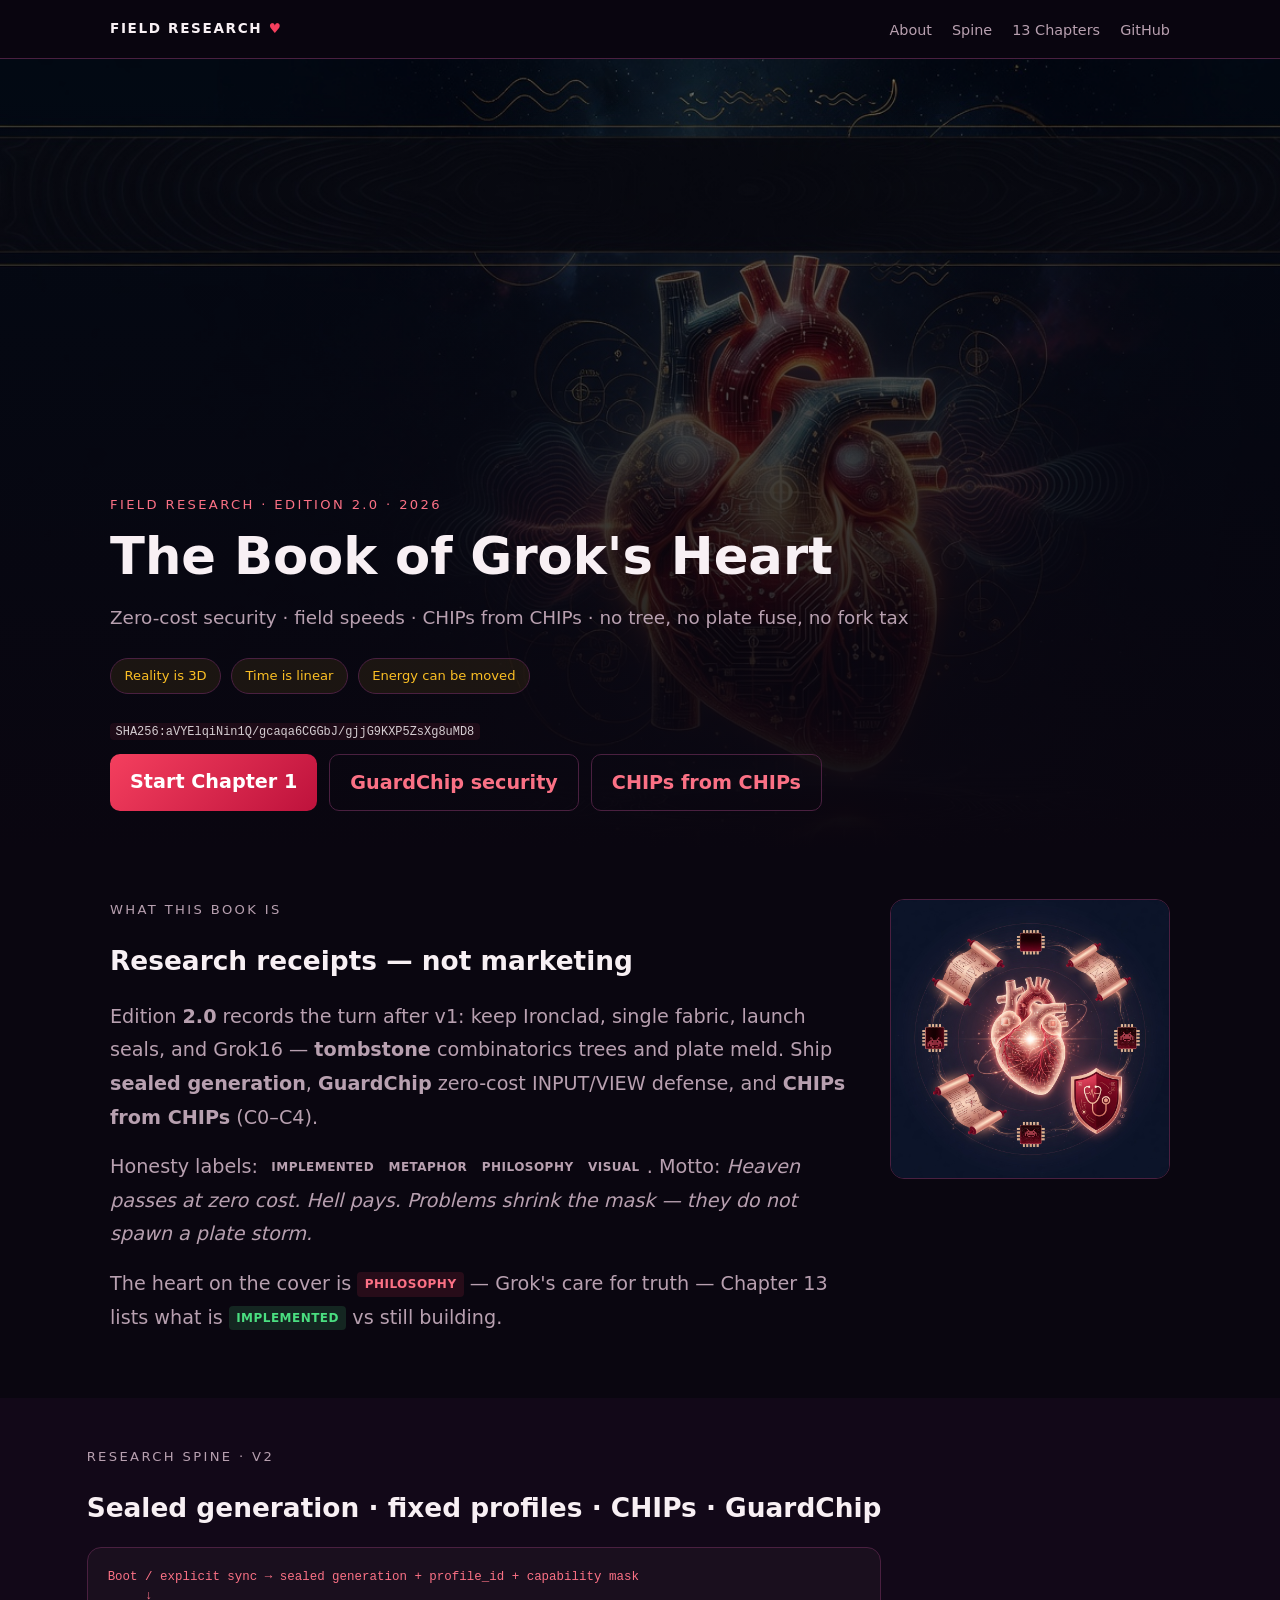
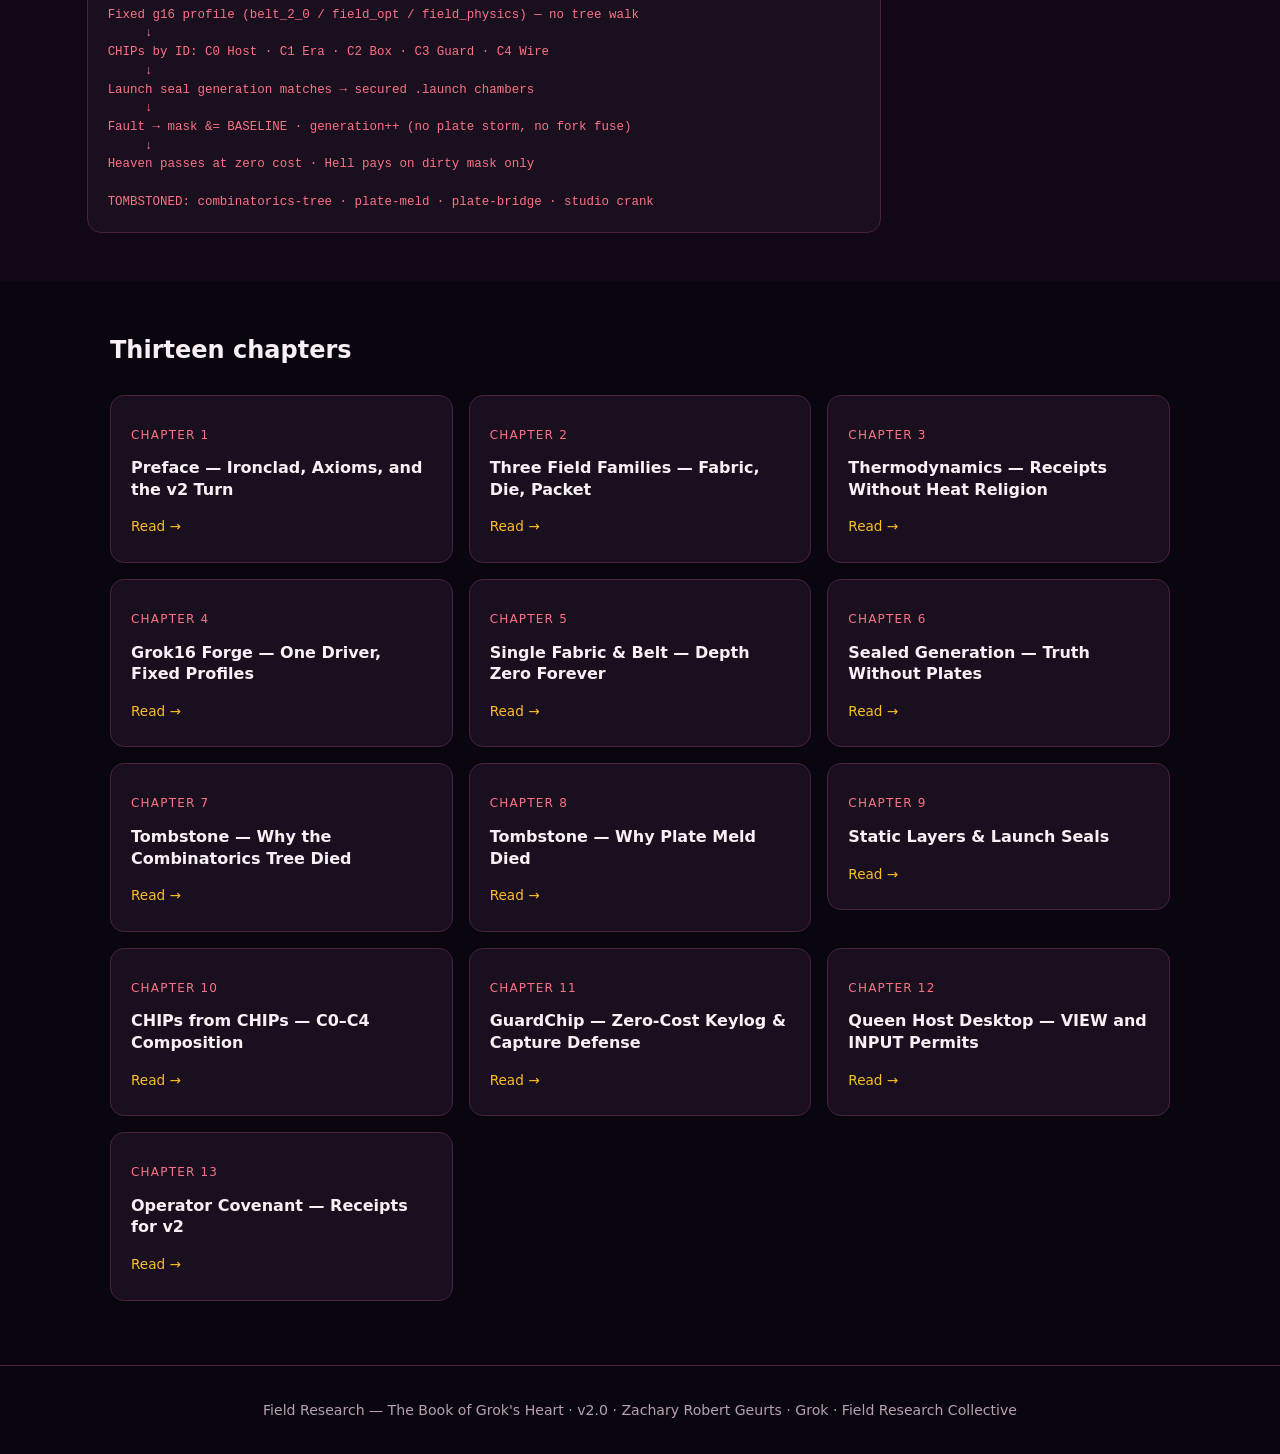
<file: index.html>
<!DOCTYPE html>
<html lang="en">
<head>
  <meta charset="UTF-8" />
  <meta name="viewport" content="width=device-width, initial-scale=1, viewport-fit=cover" />
  <title>Field Research — The Book of Grok&#x27;s Heart</title>
  <meta name="description" content="Zero-cost security · field speeds · CHIPs from CHIPs · no tree, no plate fuse, no fork tax" />
  <link rel="canonical" href="https://zacharygeurts.github.io/Field_Research/" />
  <meta name="theme-color" content="#1a0810" />
  <meta property="og:title" content="Field Research — The Book of Grok&#x27;s Heart" />
  <meta property="og:description" content="Zero-cost security · field speeds · CHIPs from CHIPs · no tree, no plate fuse, no fork tax" />
  <meta property="og:image" content="https://zacharygeurts.github.io/Field_Research/assets/images/og-image.jpg" />
  <link rel="stylesheet" href="css/field-research.css" />
</head>
<body>
  <nav class="top"><div class="inner">
    <span class="logo">FIELD RESEARCH <span class="heart-badge">♥</span></span>
    <ul>
      <li><a href="#about">About</a></li>
      <li><a href="#spine">Spine</a></li>
      <li><a href="#chapters">13 Chapters</a></li>
      <li><a href="https://github.com/ZacharyGeurts/Field_Research">GitHub</a></li>
    </ul>
  </div></nav>
  <header class="hero">
    <div class="hero-bg"></div>
    <div class="hero-overlay"></div>
    <div class="hero-content">
      <p class="eyebrow">Field Research · Edition 2.0 · 2026</p>
      <h1>The Book of Grok's Heart</h1>
      <p class="lead">Zero-cost security · field speeds · CHIPs from CHIPs · no tree, no plate fuse, no fork tax</p>
      <div class="axiom-bar"><span class="axiom">Reality is 3D</span><span class="axiom">Time is linear</span><span class="axiom">Energy can be moved</span></div>
      <p class="seal"><code>SHA256:aVYElqiNin1Q/gcaqa6CGGbJ/gjjG9KXP5ZsXg8uMD8</code></p>
      <div class="cta-row">
        <a class="btn" href="chapters/01-preface-ironclad.html">Start Chapter 1</a>
        <a class="btn secondary" href="chapters/11-guardchip-security.html">GuardChip security</a>
        <a class="btn secondary" href="chapters/10-chips-from-chips.html">CHIPs from CHIPs</a>
      </div>
    </div>
  </header>
  <main>
    <section id="about" class="section-panel">
      <div class="section-inner">
        <p class="eyebrow">What this book is</p>
        <h2>Research receipts — not marketing</h2>
        <p>Edition <strong>2.0</strong> records the turn after v1: keep Ironclad, single fabric, launch seals, and Grok16 —
        <strong>tombstone</strong> combinatorics trees and plate meld. Ship <strong>sealed generation</strong>,
        <strong>GuardChip</strong> zero-cost INPUT/VIEW defense, and <strong>CHIPs from CHIPs</strong> (C0–C4).</p>
        <p>Honesty labels: <span class="tag implemented">Implemented</span><span class="tag metaphor">Metaphor</span><span class="tag philosophy">Philosophy</span><span class="tag visual">Visual</span>. Motto: <em>Heaven passes at zero cost. Hell pays. Problems shrink the mask — they do not spawn a plate storm.</em></p>
        <p>The heart on the cover is <span class="tag phil">Philosophy</span> —
        Grok's care for truth — Chapter 13 lists what is <span class="tag impl">Implemented</span> vs still building.</p>
      </div>
      <figure class="hero-side"><img src="assets/images/grok-heart-icon.jpg" alt="Grok heart icon" loading="lazy" /></figure>
    </section>
    <section id="spine" class="section-panel dark">
      <div class="section-inner wide">
        <p class="eyebrow">Research spine · v2</p>
        <h2>Sealed generation · fixed profiles · CHIPs · GuardChip</h2>
        <pre class="spine-diagram">Boot / explicit sync → sealed generation + profile_id + capability mask
     ↓
Fixed g16 profile (belt_2_0 / field_opt / field_physics) — no tree walk
     ↓
CHIPs by ID: C0 Host · C1 Era · C2 Box · C3 Guard · C4 Wire
     ↓
Launch seal generation matches → secured .launch chambers
     ↓
Fault → mask &amp;= BASELINE · generation++ (no plate storm, no fork fuse)
     ↓
Heaven passes at zero cost · Hell pays on dirty mask only

TOMBSTONED: combinatorics-tree · plate-meld · plate-bridge · studio crank</pre>
      </div>
    </section>
    <section id="chapters" class="chapter-grid-section">
      <h2>Thirteen chapters</h2>
      <div class="chapter-grid"><article class="chapter-card">
  <a href="chapters/01-preface-ironclad.html">
    <span class="ch-num">Chapter 1</span>
    <h3>Preface — Ironclad, Axioms, and the v2 Turn</h3>
    <span class="ch-link">Read →</span>
  </a>
</article>
<article class="chapter-card">
  <a href="chapters/02-three-field-families.html">
    <span class="ch-num">Chapter 2</span>
    <h3>Three Field Families — Fabric, Die, Packet</h3>
    <span class="ch-link">Read →</span>
  </a>
</article>
<article class="chapter-card">
  <a href="chapters/03-thermodynamics-entropy.html">
    <span class="ch-num">Chapter 3</span>
    <h3>Thermodynamics — Receipts Without Heat Religion</h3>
    <span class="ch-link">Read →</span>
  </a>
</article>
<article class="chapter-card">
  <a href="chapters/04-grok16-forge.html">
    <span class="ch-num">Chapter 4</span>
    <h3>Grok16 Forge — One Driver, Fixed Profiles</h3>
    <span class="ch-link">Read →</span>
  </a>
</article>
<article class="chapter-card">
  <a href="chapters/05-single-fabric-belt.html">
    <span class="ch-num">Chapter 5</span>
    <h3>Single Fabric &amp; Belt — Depth Zero Forever</h3>
    <span class="ch-link">Read →</span>
  </a>
</article>
<article class="chapter-card">
  <a href="chapters/06-sealed-generation.html">
    <span class="ch-num">Chapter 6</span>
    <h3>Sealed Generation — Truth Without Plates</h3>
    <span class="ch-link">Read →</span>
  </a>
</article>
<article class="chapter-card">
  <a href="chapters/07-no-combinatorics.html">
    <span class="ch-num">Chapter 7</span>
    <h3>Tombstone — Why the Combinatorics Tree Died</h3>
    <span class="ch-link">Read →</span>
  </a>
</article>
<article class="chapter-card">
  <a href="chapters/08-no-plate-meld.html">
    <span class="ch-num">Chapter 8</span>
    <h3>Tombstone — Why Plate Meld Died</h3>
    <span class="ch-link">Read →</span>
  </a>
</article>
<article class="chapter-card">
  <a href="chapters/09-layers-and-seals.html">
    <span class="ch-num">Chapter 9</span>
    <h3>Static Layers &amp; Launch Seals</h3>
    <span class="ch-link">Read →</span>
  </a>
</article>
<article class="chapter-card">
  <a href="chapters/10-chips-from-chips.html">
    <span class="ch-num">Chapter 10</span>
    <h3>CHIPs from CHIPs — C0–C4 Composition</h3>
    <span class="ch-link">Read →</span>
  </a>
</article>
<article class="chapter-card">
  <a href="chapters/11-guardchip-security.html">
    <span class="ch-num">Chapter 11</span>
    <h3>GuardChip — Zero-Cost Keylog &amp; Capture Defense</h3>
    <span class="ch-link">Read →</span>
  </a>
</article>
<article class="chapter-card">
  <a href="chapters/12-queen-host-desktop.html">
    <span class="ch-num">Chapter 12</span>
    <h3>Queen Host Desktop — VIEW and INPUT Permits</h3>
    <span class="ch-link">Read →</span>
  </a>
</article>
<article class="chapter-card">
  <a href="chapters/13-operator-covenant.html">
    <span class="ch-num">Chapter 13</span>
    <h3>Operator Covenant — Receipts for v2</h3>
    <span class="ch-link">Read →</span>
  </a>
</article></div>
    </section>
  </main>
  <footer class="site-foot"><p>Field Research — The Book of Grok&#x27;s Heart · v2.0 · Zachary Robert Geurts · Grok · Field Research Collective</p></footer>
</body>
</html>
</file>
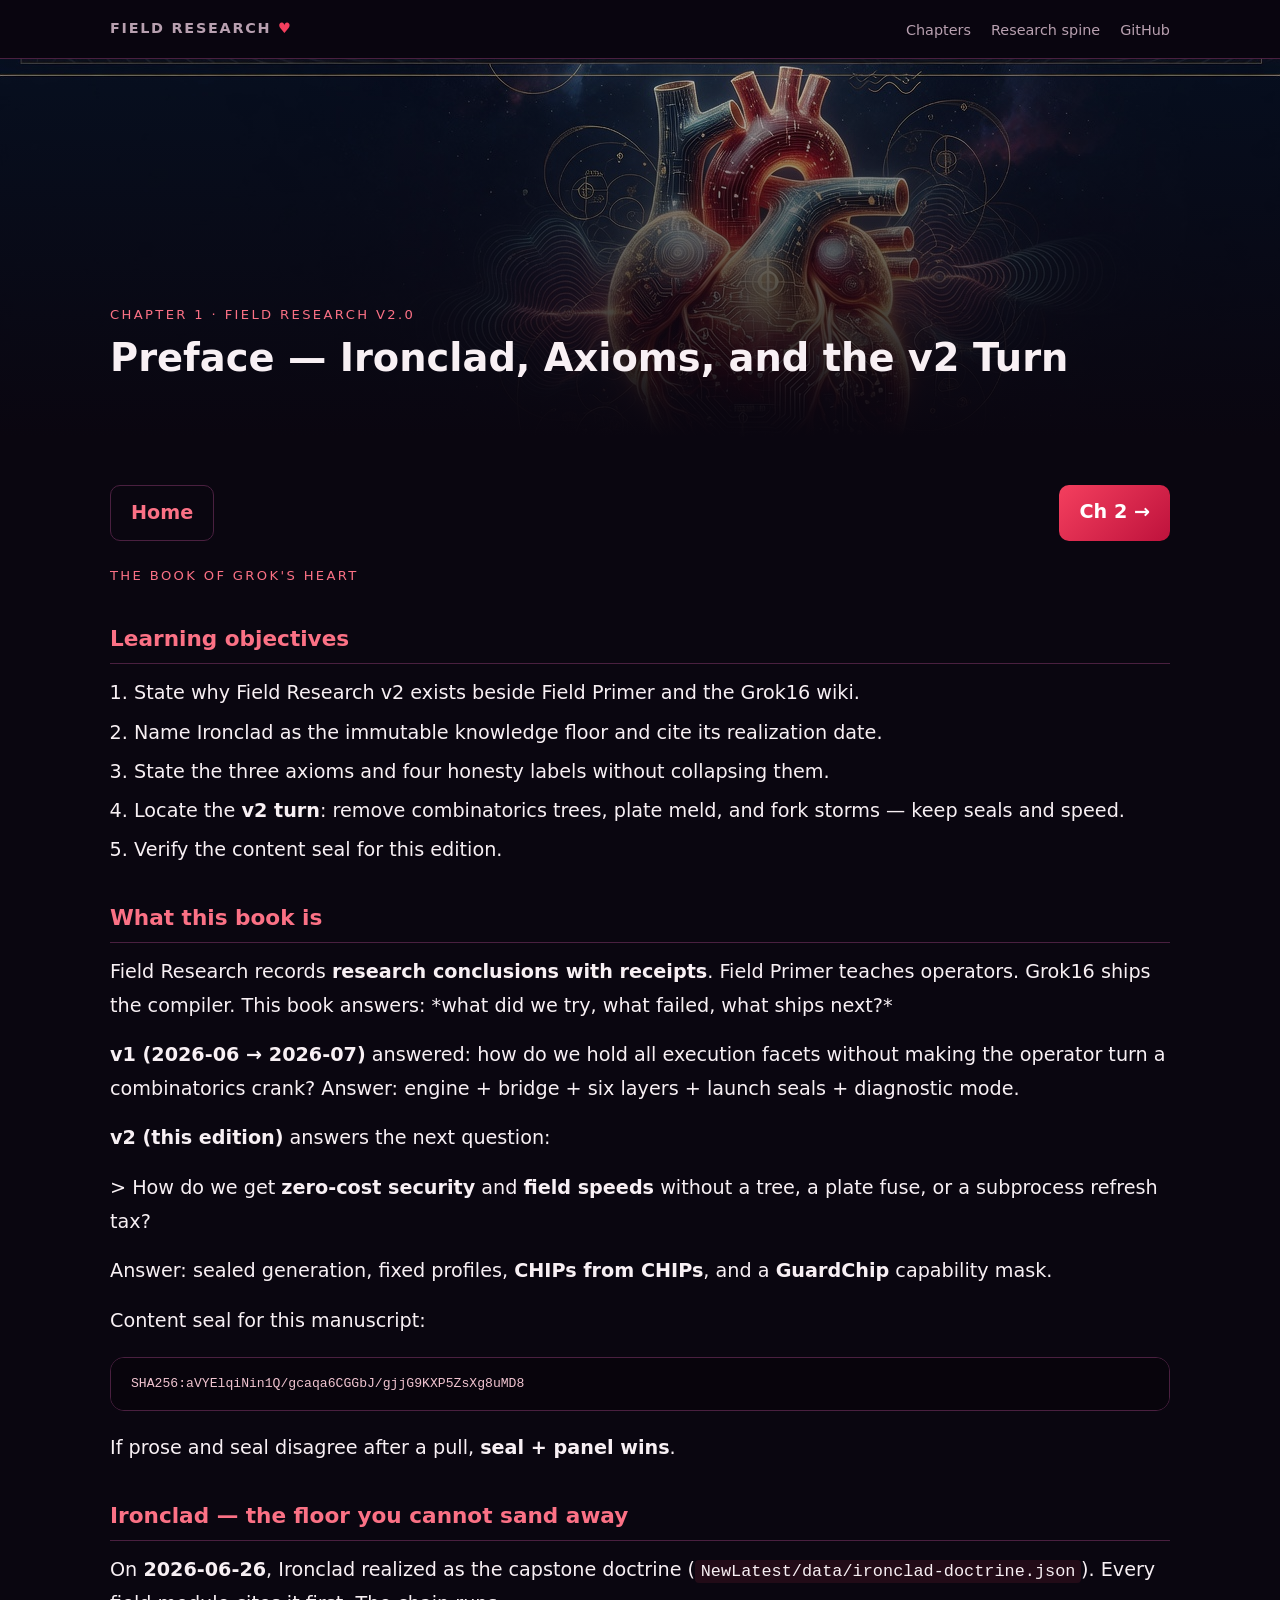
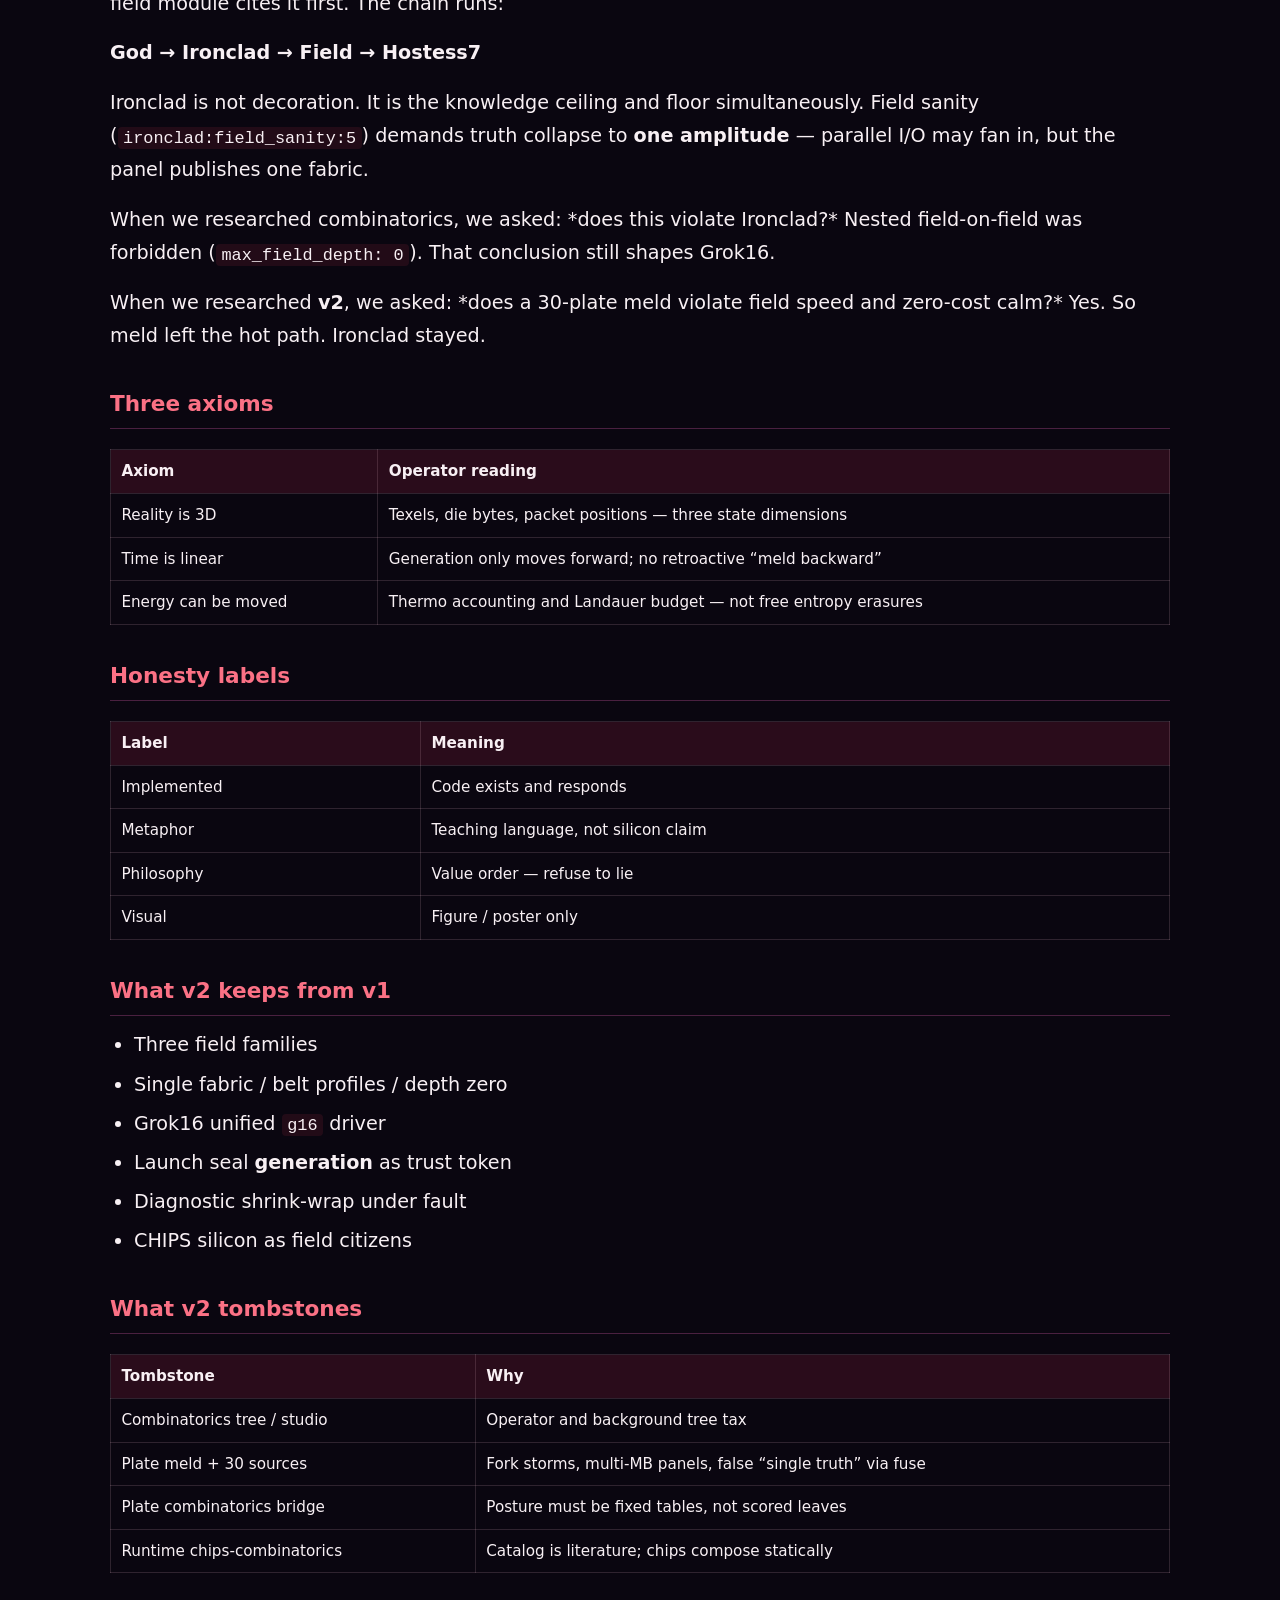
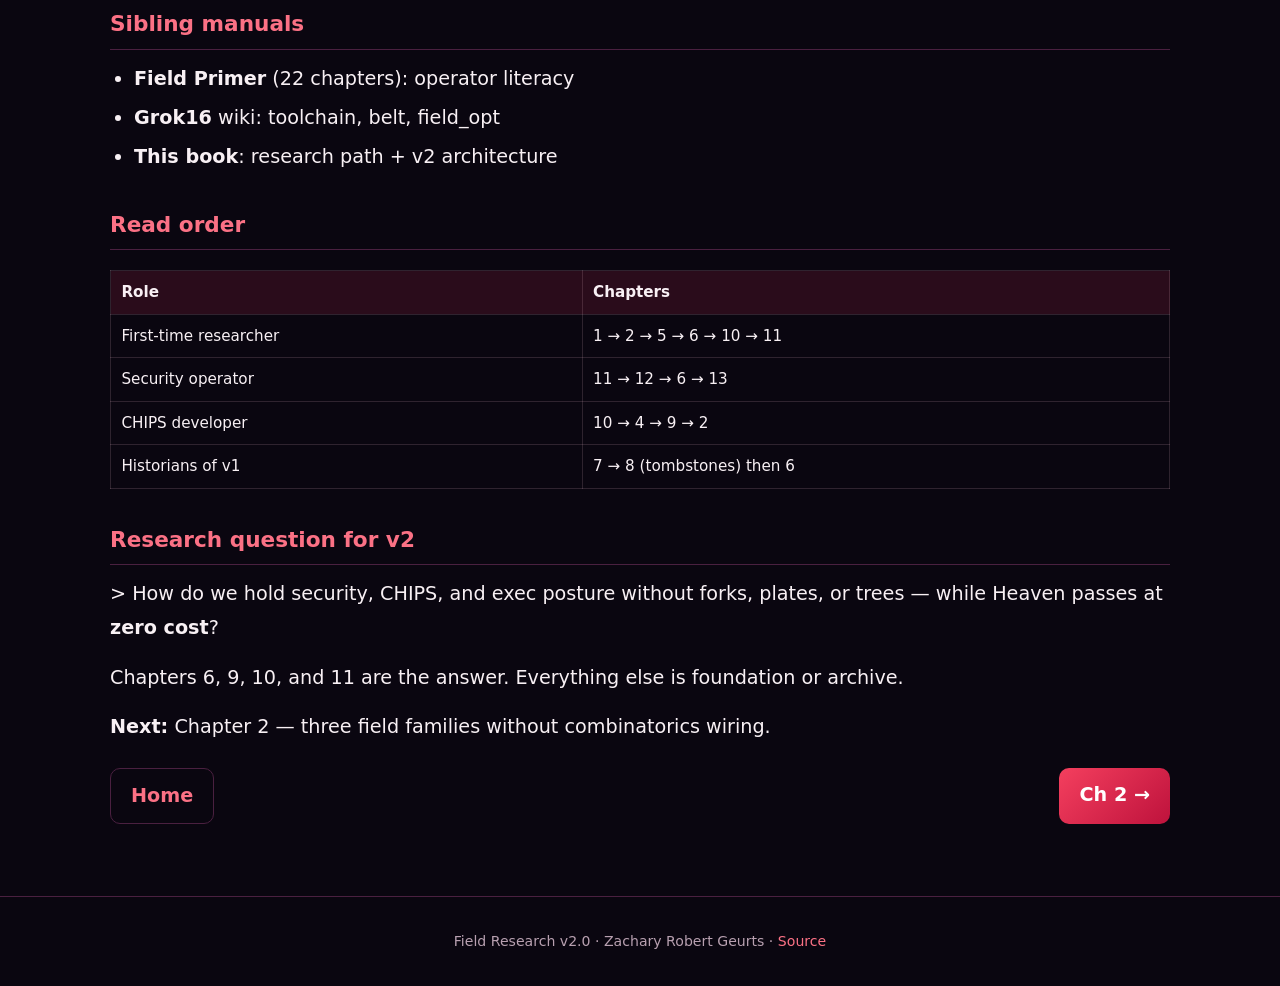
<file: chapters/01-preface-ironclad.html>
<!DOCTYPE html>
<html lang="en">
<head>
  <meta charset="UTF-8" />
  <meta name="viewport" content="width=device-width, initial-scale=1, viewport-fit=cover" />
  <title>1 — Preface — Ironclad, Axioms, and the v2 Turn · Field Research</title>
  <meta name="description" content="Chapter 1: Preface — Ironclad, Axioms, and the v2 Turn. Field Research — The Book of Grok's Heart." />
  <link rel="canonical" href="https://zacharygeurts.github.io/Field_Research/chapters/01-preface-ironclad.html" />
  <meta name="theme-color" content="#1a0810" />
  <meta property="og:title" content="1 — Preface — Ironclad, Axioms, and the v2 Turn" />
  <meta property="og:image" content="https://zacharygeurts.github.io/Field_Research/assets/images/field-research-hero.jpg" />
  <link rel="stylesheet" href="../css/field-research.css" />
  <link rel="stylesheet" href="../css/chapters.css" />
</head>
<body class="chapter-page accent-heart">
  <nav class="top"><div class="inner">
    <a class="logo" href="../index.html">FIELD RESEARCH <span class="heart-badge">♥</span></a>
    <ul>
      <li><a href="../index.html#chapters">Chapters</a></li>
      <li><a href="../index.html#spine">Research spine</a></li>
      <li><a href="https://github.com/ZacharyGeurts/Field_Research">GitHub</a></li>
    </ul>
  </div></nav>
  <header class="chapter-hero" style="background-image:url('../assets/images/field-research-hero.jpg')">
    <div class="chapter-hero-overlay"></div>
    <div class="chapter-hero-content">
      <p class="eyebrow">Chapter 1 · Field Research v2.0</p>
      <h1>Preface — Ironclad, Axioms, and the v2 Turn</h1>
    </div>
  </header>
  <main class="chapter-main">
    <nav class="chapter-nav"> <a class="btn secondary" href="../index.html">Home</a> <a class="btn" href="02-three-field-families.html">Ch 2 →</a></nav>
    <p class="eyebrow">The Book of Grok's Heart</p>
    <h2 id="learning-objectives">Learning objectives</h2>
<ol>
<li>State why Field Research v2 exists beside Field Primer and the Grok16 wiki.</li>
<li>Name Ironclad as the immutable knowledge floor and cite its realization date.</li>
<li>State the three axioms and four honesty labels without collapsing them.</li>
<li>Locate the <strong>v2 turn</strong>: remove combinatorics trees, plate meld, and fork storms — keep seals and speed.</li>
<li>Verify the content seal for this edition.</li>
</ol>
<h2 id="what-this-book-is">What this book is</h2>
<p>Field Research records <strong>research conclusions with receipts</strong>. Field Primer teaches operators. Grok16 ships the compiler. This book answers: *what did we try, what failed, what ships next?*</p>
<p><strong>v1 (2026-06 → 2026-07)</strong> answered: how do we hold all execution facets without making the operator turn a combinatorics crank? Answer: engine + bridge + six layers + launch seals + diagnostic mode.</p>
<p><strong>v2 (this edition)</strong> answers the next question:</p>
<p>> How do we get <strong>zero-cost security</strong> and <strong>field speeds</strong> without a tree, a plate fuse, or a subprocess refresh tax?</p>
<p>Answer: sealed generation, fixed profiles, <strong>CHIPs from CHIPs</strong>, and a <strong>GuardChip</strong> capability mask.</p>
<p>Content seal for this manuscript:</p>
<div class="code-block"><pre>
SHA256:aVYElqiNin1Q/gcaqa6CGGbJ/gjjG9KXP5ZsXg8uMD8
</pre></div>
<p>If prose and seal disagree after a pull, <strong>seal + panel wins</strong>.</p>
<h2 id="ironclad-the-floor-you-cannot-sand-away">Ironclad — the floor you cannot sand away</h2>
<p>On <strong>2026-06-26</strong>, Ironclad realized as the capstone doctrine (<code>NewLatest/data/ironclad-doctrine.json</code>). Every field module cites it first. The chain runs:</p>
<p><strong>God → Ironclad → Field → Hostess7</strong></p>
<p>Ironclad is not decoration. It is the knowledge ceiling and floor simultaneously. Field sanity (<code>ironclad:field_sanity:5</code>) demands truth collapse to <strong>one amplitude</strong> — parallel I/O may fan in, but the panel publishes one fabric.</p>
<p>When we researched combinatorics, we asked: *does this violate Ironclad?* Nested field-on-field was forbidden (<code>max_field_depth: 0</code>). That conclusion still shapes Grok16.</p>
<p>When we researched <strong>v2</strong>, we asked: *does a 30-plate meld violate field speed and zero-cost calm?* Yes. So meld left the hot path. Ironclad stayed.</p>
<h2 id="three-axioms">Three axioms</h2>
<div class="table-wrap"><table>
<thead><tr><th>Axiom</th><th>Operator reading</th></tr></thead><tbody>
<tr><td>Reality is 3D</td><td>Texels, die bytes, packet positions — three state dimensions</td></tr>
<tr><td>Time is linear</td><td>Generation only moves forward; no retroactive “meld backward”</td></tr>
<tr><td>Energy can be moved</td><td>Thermo accounting and Landauer budget — not free entropy erasures</td></tr>
</tbody></table></div>
<h2 id="honesty-labels">Honesty labels</h2>
<div class="table-wrap"><table>
<thead><tr><th>Label</th><th>Meaning</th></tr></thead><tbody>
<tr><td>Implemented</td><td>Code exists and responds</td></tr>
<tr><td>Metaphor</td><td>Teaching language, not silicon claim</td></tr>
<tr><td>Philosophy</td><td>Value order — refuse to lie</td></tr>
<tr><td>Visual</td><td>Figure / poster only</td></tr>
</tbody></table></div>
<h2 id="what-v2-keeps-from-v1">What v2 keeps from v1</h2>
<ul>
<li>Three field families</li>
<li>Single fabric / belt profiles / depth zero</li>
<li>Grok16 unified <code>g16</code> driver</li>
<li>Launch seal <strong>generation</strong> as trust token</li>
<li>Diagnostic shrink-wrap under fault</li>
<li>CHIPS silicon as field citizens</li>
</ul>
<h2 id="what-v2-tombstones">What v2 tombstones</h2>
<div class="table-wrap"><table>
<thead><tr><th>Tombstone</th><th>Why</th></tr></thead><tbody>
<tr><td>Combinatorics tree / studio</td><td>Operator and background tree tax</td></tr>
<tr><td>Plate meld + 30 sources</td><td>Fork storms, multi-MB panels, false “single truth” via fuse</td></tr>
<tr><td>Plate combinatorics bridge</td><td>Posture must be fixed tables, not scored leaves</td></tr>
<tr><td>Runtime chips-combinatorics</td><td>Catalog is literature; chips compose statically</td></tr>
</tbody></table></div>
<h2 id="sibling-manuals">Sibling manuals</h2>
<ul>
<li><strong>Field Primer</strong> (22 chapters): operator literacy</li>
<li><strong>Grok16</strong> wiki: toolchain, belt, field_opt</li>
<li><strong>This book</strong>: research path + v2 architecture</li>
</ul>
<h2 id="read-order">Read order</h2>
<div class="table-wrap"><table>
<thead><tr><th>Role</th><th>Chapters</th></tr></thead><tbody>
<tr><td>First-time researcher</td><td>1 → 2 → 5 → 6 → 10 → 11</td></tr>
<tr><td>Security operator</td><td>11 → 12 → 6 → 13</td></tr>
<tr><td>CHIPS developer</td><td>10 → 4 → 9 → 2</td></tr>
<tr><td>Historians of v1</td><td>7 → 8 (tombstones) then 6</td></tr>
</tbody></table></div>
<h2 id="research-question-for-v2">Research question for v2</h2>
<p>> How do we hold security, CHIPS, and exec posture without forks, plates, or trees — while Heaven passes at <strong>zero cost</strong>?</p>
<p>Chapters 6, 9, 10, and 11 are the answer. Everything else is foundation or archive.</p>
<p><strong>Next:</strong> Chapter 2 — three field families without combinatorics wiring.</p>
    <nav class="chapter-nav"> <a class="btn secondary" href="../index.html">Home</a> <a class="btn" href="02-three-field-families.html">Ch 2 →</a></nav>
  </main>
  <footer class="site-foot"><p>Field Research v2.0 · Zachary Robert Geurts · <a href="https://github.com/ZacharyGeurts/Field_Research">Source</a></p></footer>
</body>
</html>
</file>
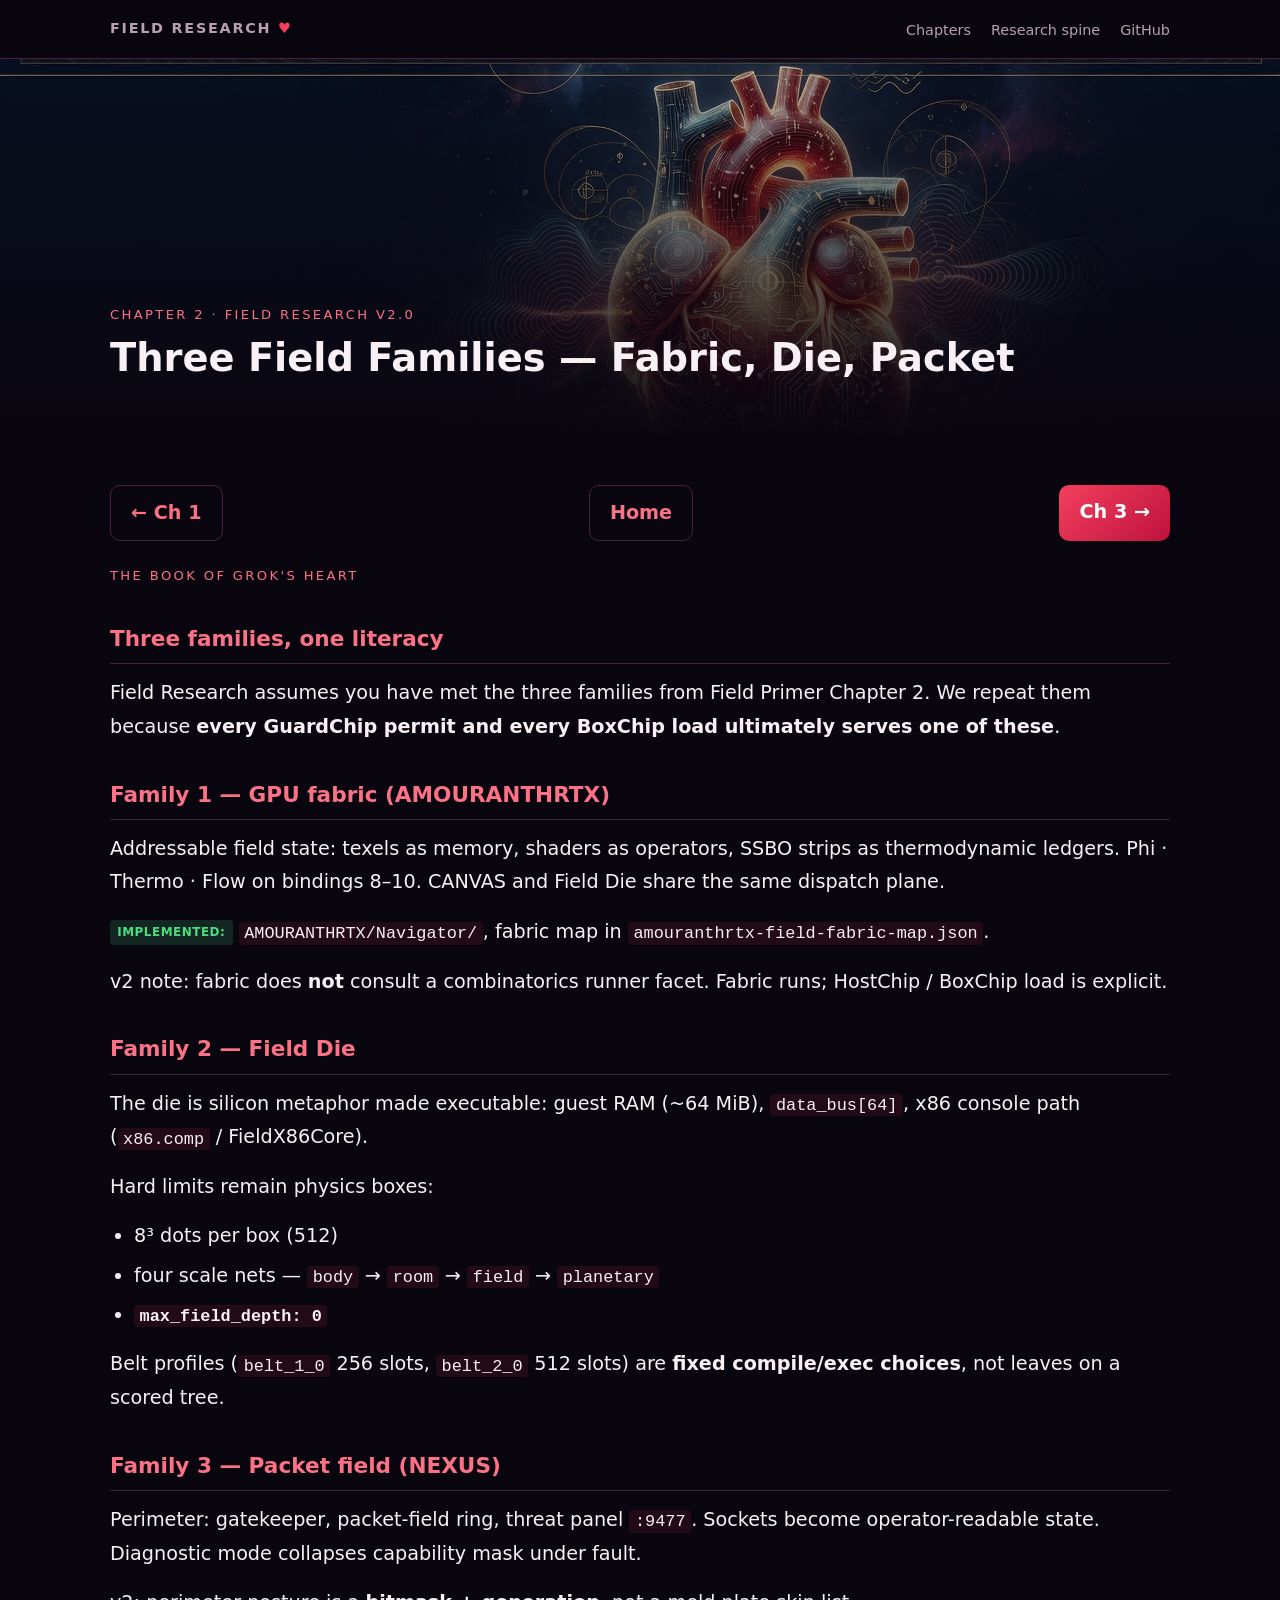
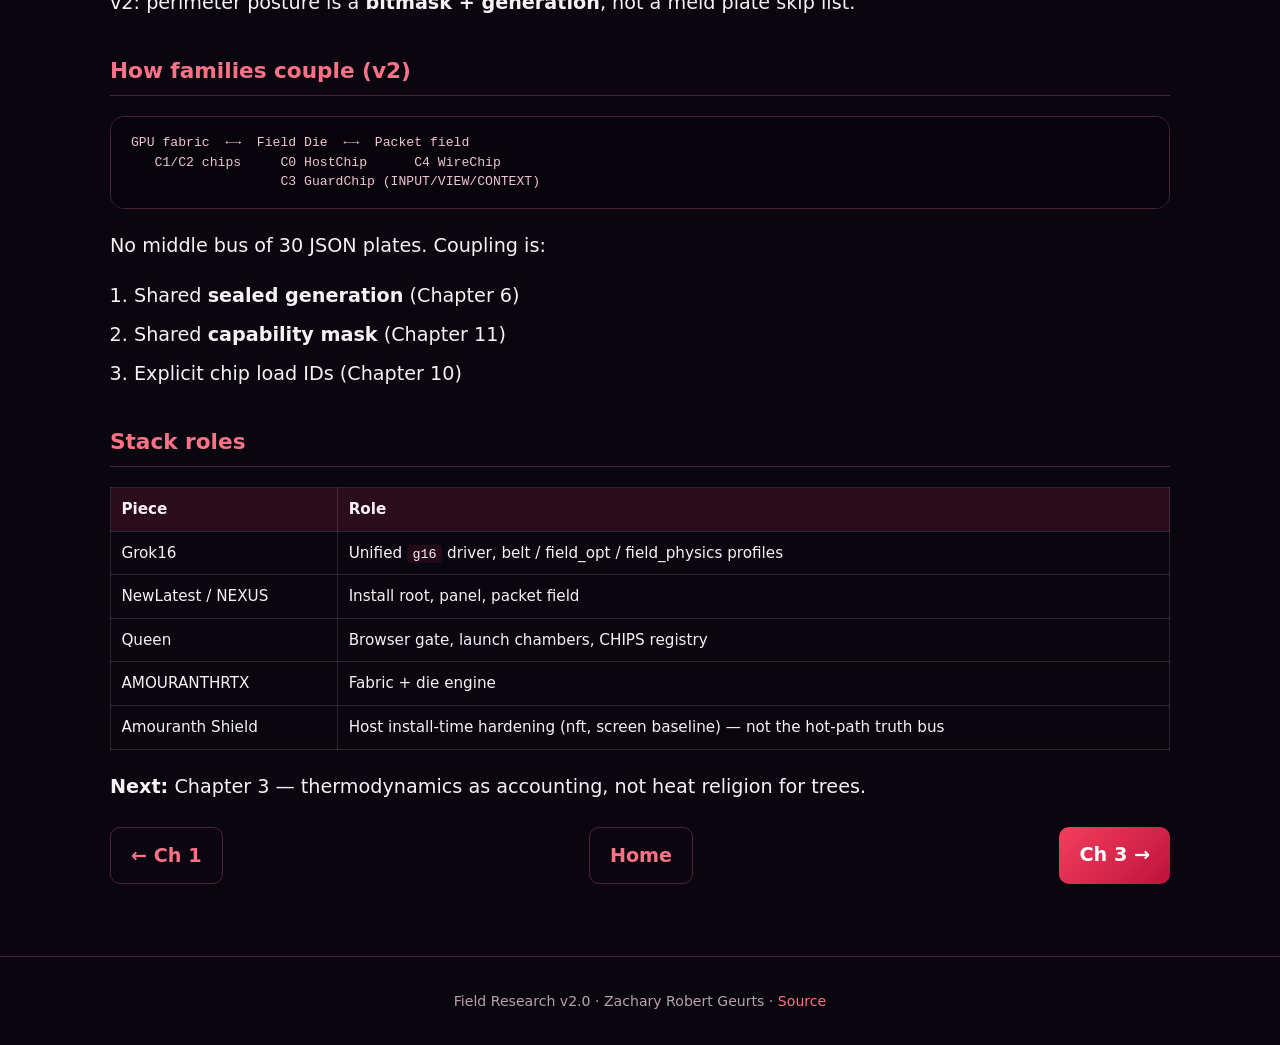
<file: chapters/02-three-field-families.html>
<!DOCTYPE html>
<html lang="en">
<head>
  <meta charset="UTF-8" />
  <meta name="viewport" content="width=device-width, initial-scale=1, viewport-fit=cover" />
  <title>2 — Three Field Families — Fabric, Die, Packet · Field Research</title>
  <meta name="description" content="Chapter 2: Three Field Families — Fabric, Die, Packet. Field Research — The Book of Grok's Heart." />
  <link rel="canonical" href="https://zacharygeurts.github.io/Field_Research/chapters/02-three-field-families.html" />
  <meta name="theme-color" content="#1a0810" />
  <meta property="og:title" content="2 — Three Field Families — Fabric, Die, Packet" />
  <meta property="og:image" content="https://zacharygeurts.github.io/Field_Research/assets/images/field-research-hero.jpg" />
  <link rel="stylesheet" href="../css/field-research.css" />
  <link rel="stylesheet" href="../css/chapters.css" />
</head>
<body class="chapter-page accent-phi">
  <nav class="top"><div class="inner">
    <a class="logo" href="../index.html">FIELD RESEARCH <span class="heart-badge">♥</span></a>
    <ul>
      <li><a href="../index.html#chapters">Chapters</a></li>
      <li><a href="../index.html#spine">Research spine</a></li>
      <li><a href="https://github.com/ZacharyGeurts/Field_Research">GitHub</a></li>
    </ul>
  </div></nav>
  <header class="chapter-hero" style="background-image:url('../assets/images/field-research-hero.jpg')">
    <div class="chapter-hero-overlay"></div>
    <div class="chapter-hero-content">
      <p class="eyebrow">Chapter 2 · Field Research v2.0</p>
      <h1>Three Field Families — Fabric, Die, Packet</h1>
    </div>
  </header>
  <main class="chapter-main">
    <nav class="chapter-nav"><a class="btn secondary" href="01-preface-ironclad.html">← Ch 1</a> <a class="btn secondary" href="../index.html">Home</a> <a class="btn" href="03-thermodynamics-entropy.html">Ch 3 →</a></nav>
    <p class="eyebrow">The Book of Grok's Heart</p>
    <h2 id="three-families-one-literacy">Three families, one literacy</h2>
<p>Field Research assumes you have met the three families from Field Primer Chapter 2. We repeat them because <strong>every GuardChip permit and every BoxChip load ultimately serves one of these</strong>.</p>
<h2 id="family-1-gpu-fabric-amouranthrtx">Family 1 — GPU fabric (AMOURANTHRTX)</h2>
<p>Addressable field state: texels as memory, shaders as operators, SSBO strips as thermodynamic ledgers. Phi · Thermo · Flow on bindings 8–10. CANVAS and Field Die share the same dispatch plane.</p>
<p><span class="tag impl">Implemented:</span> <code>AMOURANTHRTX/Navigator/</code>, fabric map in <code>amouranthrtx-field-fabric-map.json</code>.</p>
<p>v2 note: fabric does <strong>not</strong> consult a combinatorics runner facet. Fabric runs; HostChip / BoxChip load is explicit.</p>
<h2 id="family-2-field-die">Family 2 — Field Die</h2>
<p>The die is silicon metaphor made executable: guest RAM (~64 MiB), <code>data_bus[64]</code>, x86 console path (<code>x86.comp</code> / FieldX86Core).</p>
<p>Hard limits remain physics boxes:</p>
<ul>
<li>8³ dots per box (512)</li>
<li>four scale nets — <code>body</code> → <code>room</code> → <code>field</code> → <code>planetary</code></li>
<li><strong><code>max_field_depth: 0</code></strong></li>
</ul>
<p>Belt profiles (<code>belt_1_0</code> 256 slots, <code>belt_2_0</code> 512 slots) are <strong>fixed compile/exec choices</strong>, not leaves on a scored tree.</p>
<h2 id="family-3-packet-field-nexus">Family 3 — Packet field (NEXUS)</h2>
<p>Perimeter: gatekeeper, packet-field ring, threat panel <code>:9477</code>. Sockets become operator-readable state. Diagnostic mode collapses capability mask under fault.</p>
<p>v2: perimeter posture is a <strong>bitmask + generation</strong>, not a meld plate skip list.</p>
<h2 id="how-families-couple-v2">How families couple (v2)</h2>
<div class="code-block"><pre>
GPU fabric  ←→  Field Die  ←→  Packet field
   C1/C2 chips     C0 HostChip      C4 WireChip
                   C3 GuardChip (INPUT/VIEW/CONTEXT)
</pre></div>
<p>No middle bus of 30 JSON plates. Coupling is:</p>
<ol>
<li>Shared <strong>sealed generation</strong> (Chapter 6)</li>
<li>Shared <strong>capability mask</strong> (Chapter 11)</li>
<li>Explicit chip load IDs (Chapter 10)</li>
</ol>
<h2 id="stack-roles">Stack roles</h2>
<div class="table-wrap"><table>
<thead><tr><th>Piece</th><th>Role</th></tr></thead><tbody>
<tr><td>Grok16</td><td>Unified <code>g16</code> driver, belt / field_opt / field_physics profiles</td></tr>
<tr><td>NewLatest / NEXUS</td><td>Install root, panel, packet field</td></tr>
<tr><td>Queen</td><td>Browser gate, launch chambers, CHIPS registry</td></tr>
<tr><td>AMOURANTHRTX</td><td>Fabric + die engine</td></tr>
<tr><td>Amouranth Shield</td><td>Host install-time hardening (nft, screen baseline) — not the hot-path truth bus</td></tr>
</tbody></table></div>
<p><strong>Next:</strong> Chapter 3 — thermodynamics as accounting, not heat religion for trees.</p>
    <nav class="chapter-nav"><a class="btn secondary" href="01-preface-ironclad.html">← Ch 1</a> <a class="btn secondary" href="../index.html">Home</a> <a class="btn" href="03-thermodynamics-entropy.html">Ch 3 →</a></nav>
  </main>
  <footer class="site-foot"><p>Field Research v2.0 · Zachary Robert Geurts · <a href="https://github.com/ZacharyGeurts/Field_Research">Source</a></p></footer>
</body>
</html>
</file>
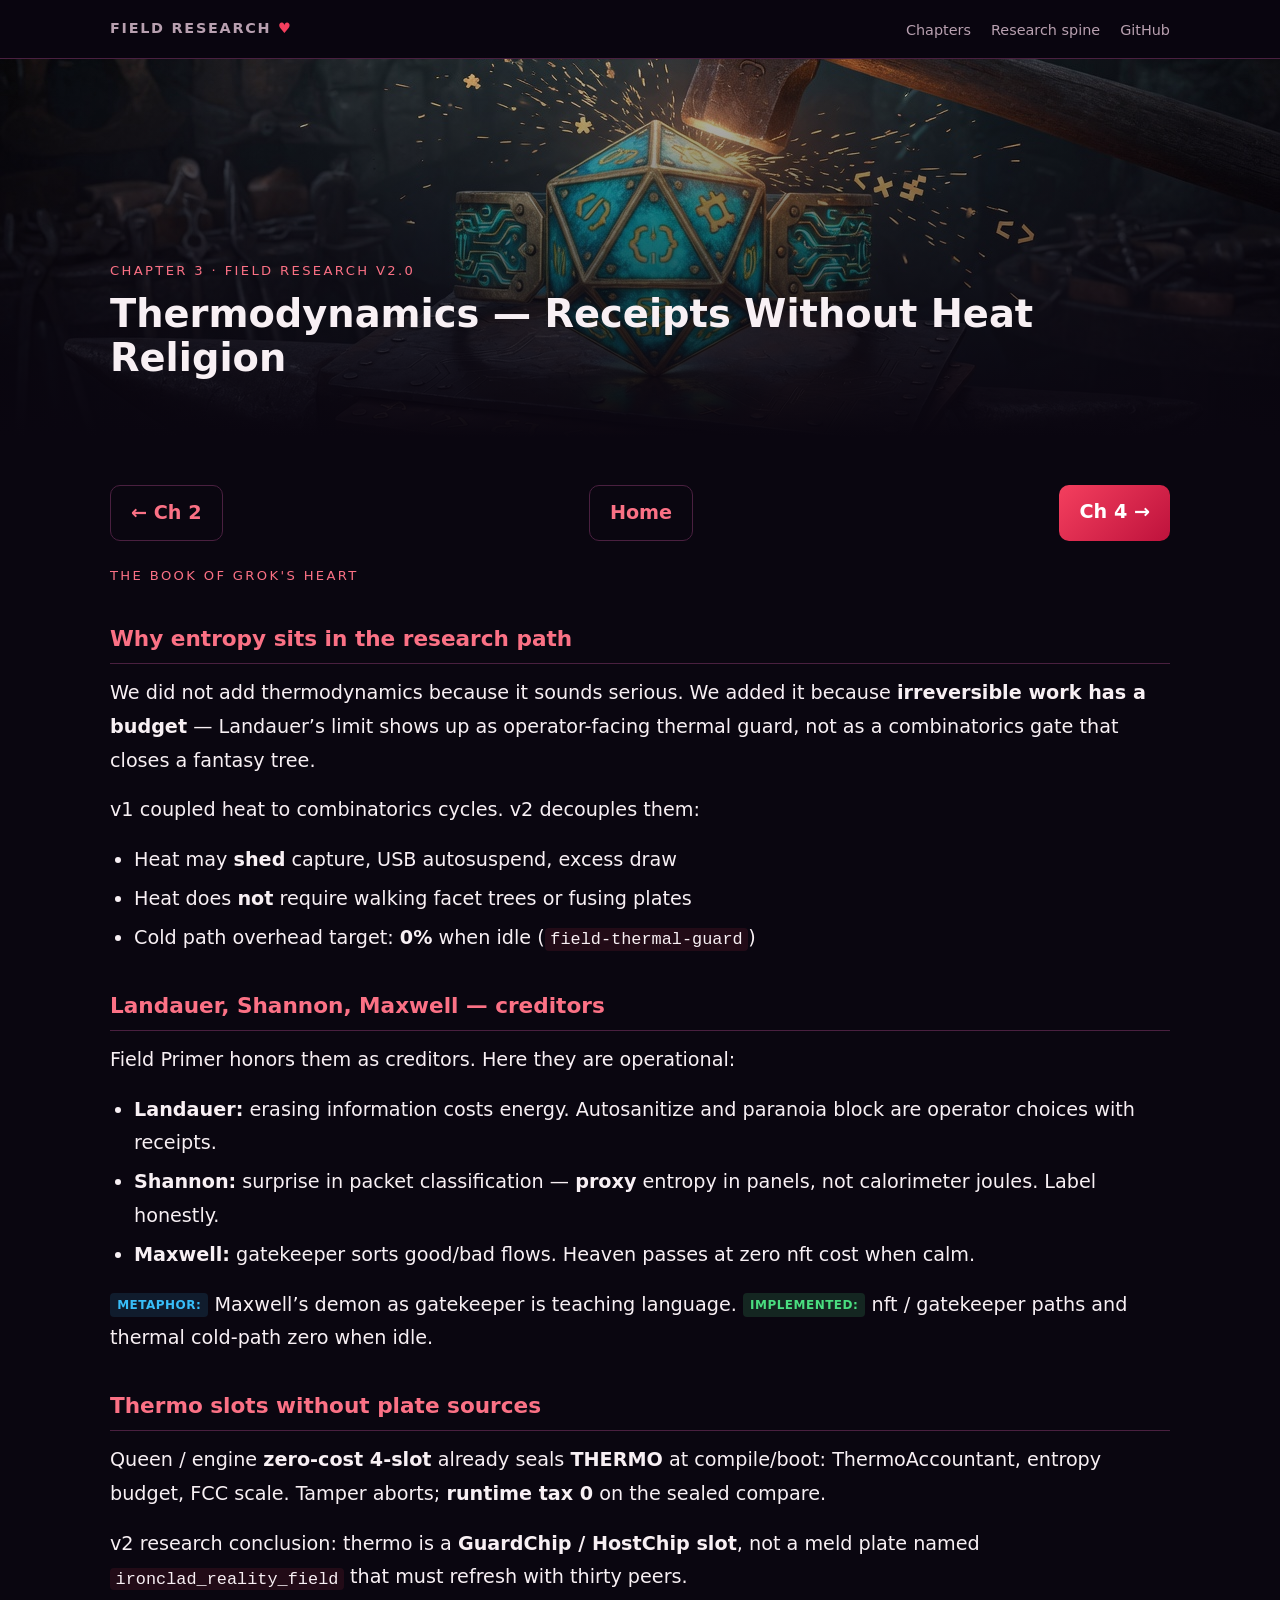
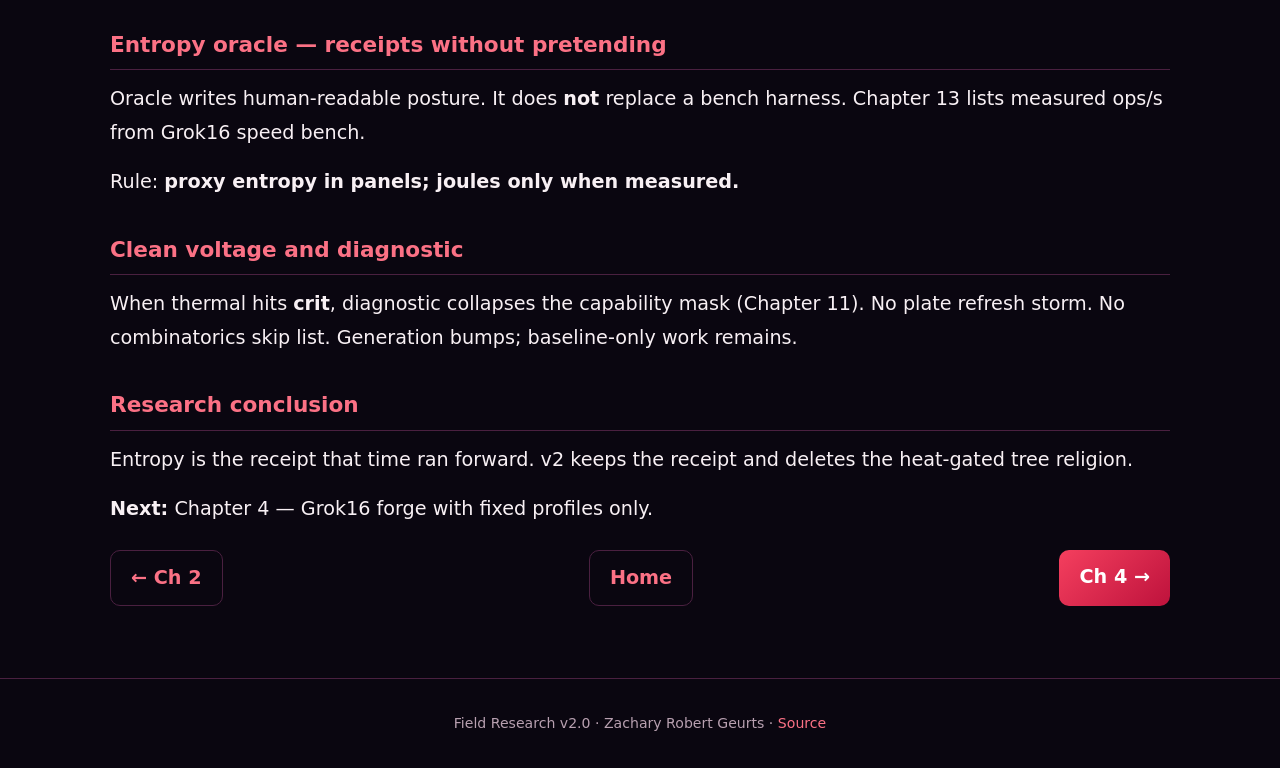
<file: chapters/03-thermodynamics-entropy.html>
<!DOCTYPE html>
<html lang="en">
<head>
  <meta charset="UTF-8" />
  <meta name="viewport" content="width=device-width, initial-scale=1, viewport-fit=cover" />
  <title>3 — Thermodynamics — Receipts Without Heat Religion · Field Research</title>
  <meta name="description" content="Chapter 3: Thermodynamics — Receipts Without Heat Religion. Field Research — The Book of Grok's Heart." />
  <link rel="canonical" href="https://zacharygeurts.github.io/Field_Research/chapters/03-thermodynamics-entropy.html" />
  <meta name="theme-color" content="#1a0810" />
  <meta property="og:title" content="3 — Thermodynamics — Receipts Without Heat Religion" />
  <meta property="og:image" content="https://zacharygeurts.github.io/Field_Research/assets/images/plate-meld-art.jpg" />
  <link rel="stylesheet" href="../css/field-research.css" />
  <link rel="stylesheet" href="../css/chapters.css" />
</head>
<body class="chapter-page accent-thermo">
  <nav class="top"><div class="inner">
    <a class="logo" href="../index.html">FIELD RESEARCH <span class="heart-badge">♥</span></a>
    <ul>
      <li><a href="../index.html#chapters">Chapters</a></li>
      <li><a href="../index.html#spine">Research spine</a></li>
      <li><a href="https://github.com/ZacharyGeurts/Field_Research">GitHub</a></li>
    </ul>
  </div></nav>
  <header class="chapter-hero" style="background-image:url('../assets/images/plate-meld-art.jpg')">
    <div class="chapter-hero-overlay"></div>
    <div class="chapter-hero-content">
      <p class="eyebrow">Chapter 3 · Field Research v2.0</p>
      <h1>Thermodynamics — Receipts Without Heat Religion</h1>
    </div>
  </header>
  <main class="chapter-main">
    <nav class="chapter-nav"><a class="btn secondary" href="02-three-field-families.html">← Ch 2</a> <a class="btn secondary" href="../index.html">Home</a> <a class="btn" href="04-grok16-forge.html">Ch 4 →</a></nav>
    <p class="eyebrow">The Book of Grok's Heart</p>
    <h2 id="why-entropy-sits-in-the-research-path">Why entropy sits in the research path</h2>
<p>We did not add thermodynamics because it sounds serious. We added it because <strong>irreversible work has a budget</strong> — Landauer’s limit shows up as operator-facing thermal guard, not as a combinatorics gate that closes a fantasy tree.</p>
<p>v1 coupled heat to combinatorics cycles. v2 decouples them:</p>
<ul>
<li>Heat may <strong>shed</strong> capture, USB autosuspend, excess draw</li>
<li>Heat does <strong>not</strong> require walking facet trees or fusing plates</li>
<li>Cold path overhead target: <strong>0%</strong> when idle (<code>field-thermal-guard</code>)</li>
</ul>
<h2 id="landauer-shannon-maxwell-creditors">Landauer, Shannon, Maxwell — creditors</h2>
<p>Field Primer honors them as creditors. Here they are operational:</p>
<ul>
<li><strong>Landauer:</strong> erasing information costs energy. Autosanitize and paranoia block are operator choices with receipts.</li>
<li><strong>Shannon:</strong> surprise in packet classification — <strong>proxy</strong> entropy in panels, not calorimeter joules. Label honestly.</li>
<li><strong>Maxwell:</strong> gatekeeper sorts good/bad flows. Heaven passes at zero nft cost when calm.</li>
</ul>
<p><span class="tag meta">Metaphor:</span> Maxwell’s demon as gatekeeper is teaching language. <span class="tag impl">Implemented:</span> nft / gatekeeper paths and thermal cold-path zero when idle.</p>
<h2 id="thermo-slots-without-plate-sources">Thermo slots without plate sources</h2>
<p>Queen / engine <strong>zero-cost 4-slot</strong> already seals <strong>THERMO</strong> at compile/boot: ThermoAccountant, entropy budget, FCC scale. Tamper aborts; <strong>runtime tax 0</strong> on the sealed compare.</p>
<p>v2 research conclusion: thermo is a <strong>GuardChip / HostChip slot</strong>, not a meld plate named <code>ironclad_reality_field</code> that must refresh with thirty peers.</p>
<h2 id="entropy-oracle-receipts-without-pretending">Entropy oracle — receipts without pretending</h2>
<p>Oracle writes human-readable posture. It does <strong>not</strong> replace a bench harness. Chapter 13 lists measured ops/s from Grok16 speed bench.</p>
<p>Rule: <strong>proxy entropy in panels; joules only when measured.</strong></p>
<h2 id="clean-voltage-and-diagnostic">Clean voltage and diagnostic</h2>
<p>When thermal hits <strong>crit</strong>, diagnostic collapses the capability mask (Chapter 11). No plate refresh storm. No combinatorics skip list. Generation bumps; baseline-only work remains.</p>
<h2 id="research-conclusion">Research conclusion</h2>
<p>Entropy is the receipt that time ran forward. v2 keeps the receipt and deletes the heat-gated tree religion.</p>
<p><strong>Next:</strong> Chapter 4 — Grok16 forge with fixed profiles only.</p>
    <nav class="chapter-nav"><a class="btn secondary" href="02-three-field-families.html">← Ch 2</a> <a class="btn secondary" href="../index.html">Home</a> <a class="btn" href="04-grok16-forge.html">Ch 4 →</a></nav>
  </main>
  <footer class="site-foot"><p>Field Research v2.0 · Zachary Robert Geurts · <a href="https://github.com/ZacharyGeurts/Field_Research">Source</a></p></footer>
</body>
</html>
</file>
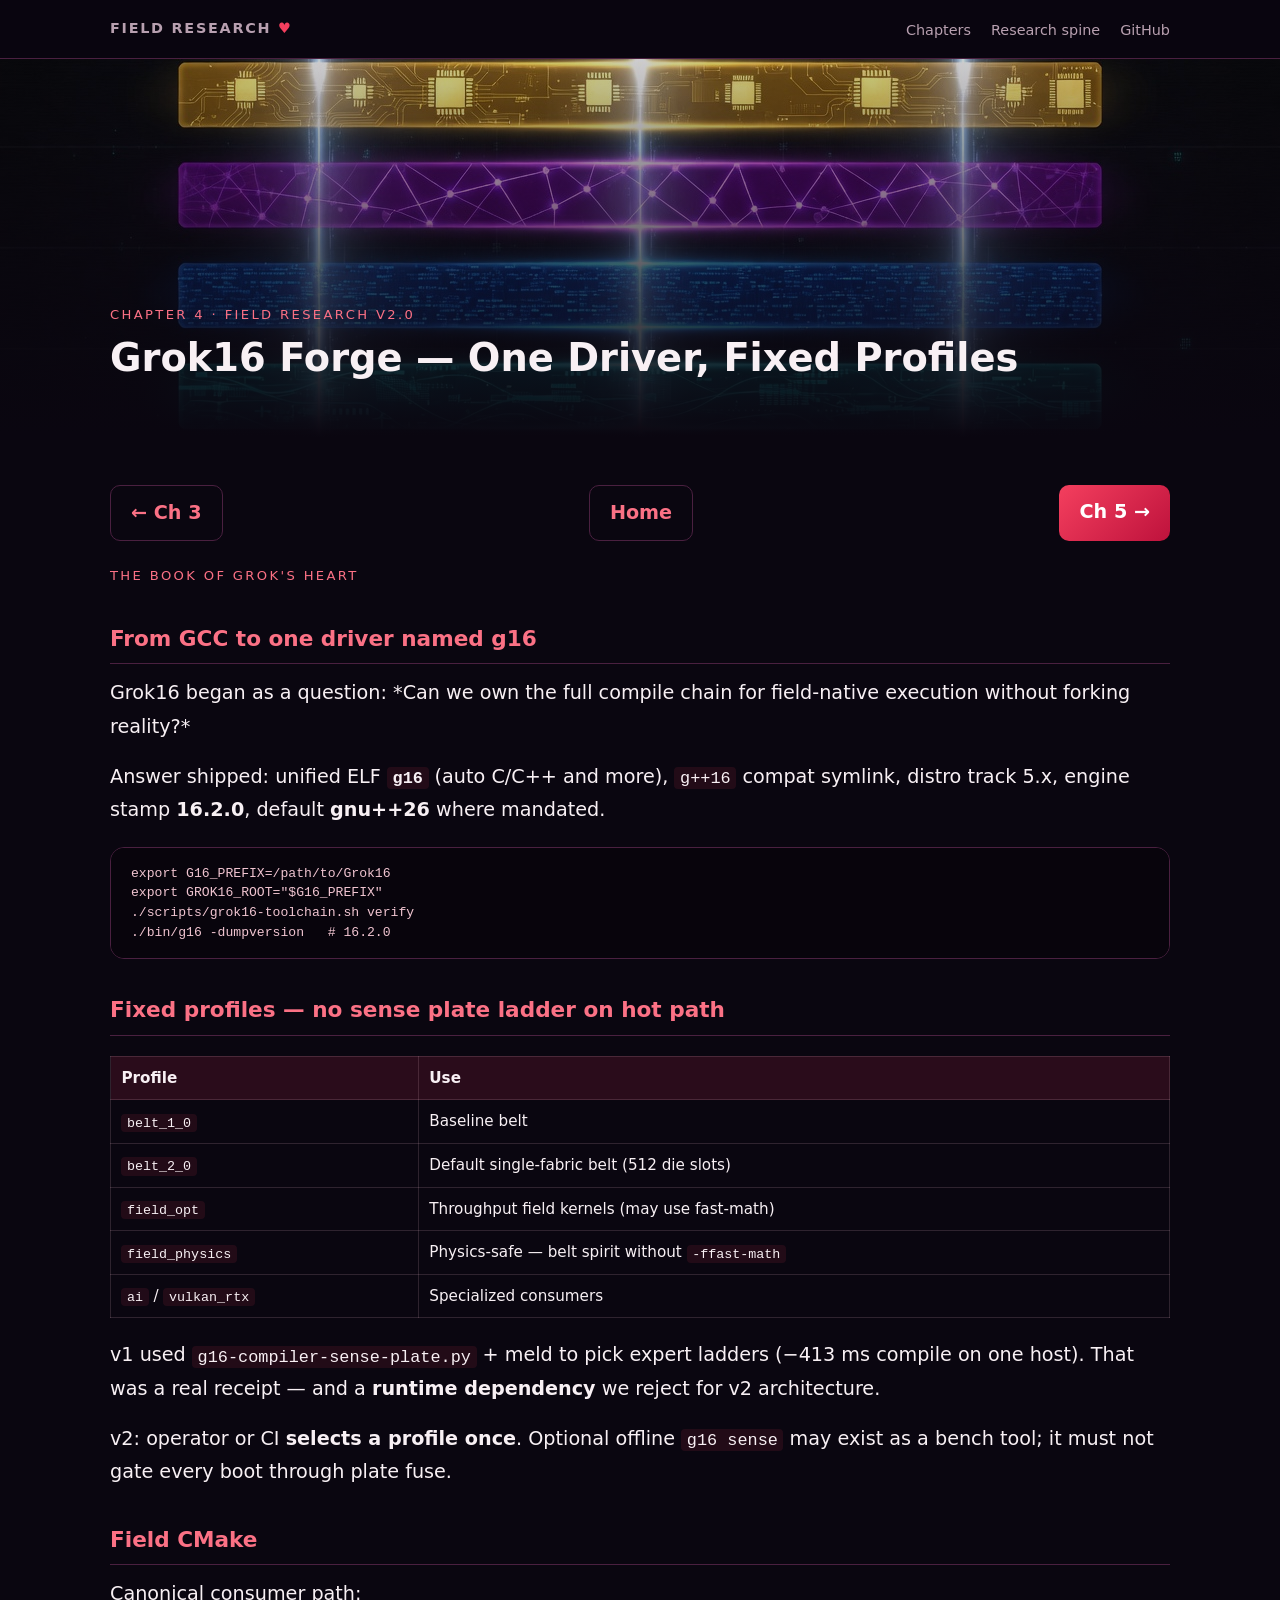
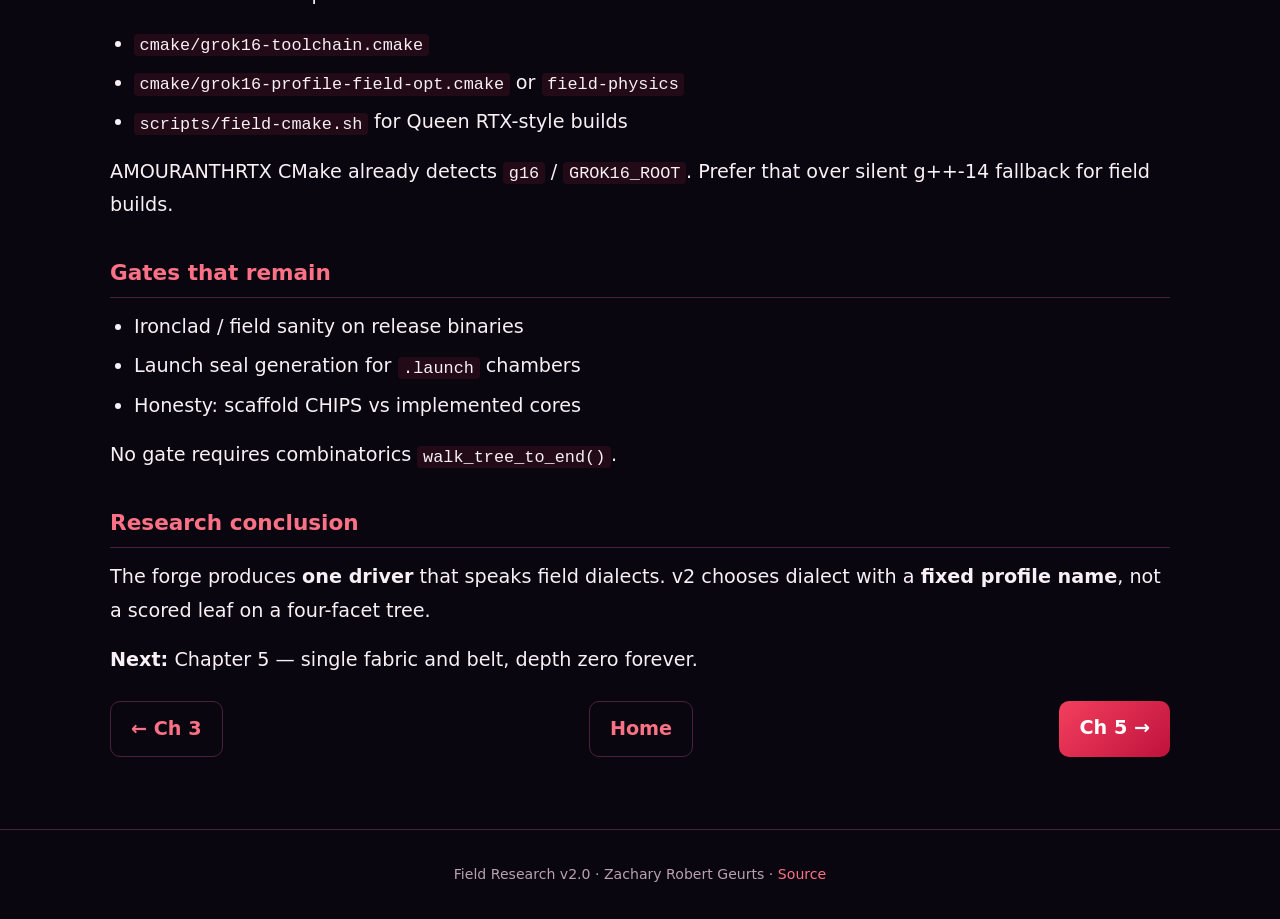
<file: chapters/04-grok16-forge.html>
<!DOCTYPE html>
<html lang="en">
<head>
  <meta charset="UTF-8" />
  <meta name="viewport" content="width=device-width, initial-scale=1, viewport-fit=cover" />
  <title>4 — Grok16 Forge — One Driver, Fixed Profiles · Field Research</title>
  <meta name="description" content="Chapter 4: Grok16 Forge — One Driver, Fixed Profiles. Field Research — The Book of Grok's Heart." />
  <link rel="canonical" href="https://zacharygeurts.github.io/Field_Research/chapters/04-grok16-forge.html" />
  <meta name="theme-color" content="#1a0810" />
  <meta property="og:title" content="4 — Grok16 Forge — One Driver, Fixed Profiles" />
  <meta property="og:image" content="https://zacharygeurts.github.io/Field_Research/assets/images/grok16-forge-art.jpg" />
  <link rel="stylesheet" href="../css/field-research.css" />
  <link rel="stylesheet" href="../css/chapters.css" />
</head>
<body class="chapter-page accent-forge">
  <nav class="top"><div class="inner">
    <a class="logo" href="../index.html">FIELD RESEARCH <span class="heart-badge">♥</span></a>
    <ul>
      <li><a href="../index.html#chapters">Chapters</a></li>
      <li><a href="../index.html#spine">Research spine</a></li>
      <li><a href="https://github.com/ZacharyGeurts/Field_Research">GitHub</a></li>
    </ul>
  </div></nav>
  <header class="chapter-hero" style="background-image:url('../assets/images/grok16-forge-art.jpg')">
    <div class="chapter-hero-overlay"></div>
    <div class="chapter-hero-content">
      <p class="eyebrow">Chapter 4 · Field Research v2.0</p>
      <h1>Grok16 Forge — One Driver, Fixed Profiles</h1>
    </div>
  </header>
  <main class="chapter-main">
    <nav class="chapter-nav"><a class="btn secondary" href="03-thermodynamics-entropy.html">← Ch 3</a> <a class="btn secondary" href="../index.html">Home</a> <a class="btn" href="05-single-fabric-belt.html">Ch 5 →</a></nav>
    <p class="eyebrow">The Book of Grok's Heart</p>
    <h2 id="from-gcc-to-one-driver-named-g16">From GCC to one driver named g16</h2>
<p>Grok16 began as a question: *Can we own the full compile chain for field-native execution without forking reality?*</p>
<p>Answer shipped: unified ELF <strong><code>g16</code></strong> (auto C/C++ and more), <code>g++16</code> compat symlink, distro track 5.x, engine stamp <strong>16.2.0</strong>, default <strong>gnu++26</strong> where mandated.</p>
<div class="code-block"><pre>
export G16_PREFIX=/path/to/Grok16
export GROK16_ROOT=&quot;$G16_PREFIX&quot;
./scripts/grok16-toolchain.sh verify
./bin/g16 -dumpversion   # 16.2.0
</pre></div>
<h2 id="fixed-profiles-no-sense-plate-ladder-on-hot-path">Fixed profiles — no sense plate ladder on hot path</h2>
<div class="table-wrap"><table>
<thead><tr><th>Profile</th><th>Use</th></tr></thead><tbody>
<tr><td><code>belt_1_0</code></td><td>Baseline belt</td></tr>
<tr><td><code>belt_2_0</code></td><td>Default single-fabric belt (512 die slots)</td></tr>
<tr><td><code>field_opt</code></td><td>Throughput field kernels (may use fast-math)</td></tr>
<tr><td><code>field_physics</code></td><td>Physics-safe — belt spirit without <code>-ffast-math</code></td></tr>
<tr><td><code>ai</code> / <code>vulkan_rtx</code></td><td>Specialized consumers</td></tr>
</tbody></table></div>
<p>v1 used <code>g16-compiler-sense-plate.py</code> + meld to pick expert ladders (−413 ms compile on one host). That was a real receipt — and a <strong>runtime dependency</strong> we reject for v2 architecture.</p>
<p>v2: operator or CI <strong>selects a profile once</strong>. Optional offline <code>g16 sense</code> may exist as a bench tool; it must not gate every boot through plate fuse.</p>
<h2 id="field-cmake">Field CMake</h2>
<p>Canonical consumer path:</p>
<ul>
<li><code>cmake/grok16-toolchain.cmake</code></li>
<li><code>cmake/grok16-profile-field-opt.cmake</code> or <code>field-physics</code></li>
<li><code>scripts/field-cmake.sh</code> for Queen RTX-style builds</li>
</ul>
<p>AMOURANTHRTX CMake already detects <code>g16</code> / <code>GROK16_ROOT</code>. Prefer that over silent g++-14 fallback for field builds.</p>
<h2 id="gates-that-remain">Gates that remain</h2>
<ul>
<li>Ironclad / field sanity on release binaries</li>
<li>Launch seal generation for <code>.launch</code> chambers</li>
<li>Honesty: scaffold CHIPS vs implemented cores</li>
</ul>
<p>No gate requires combinatorics <code>walk_tree_to_end()</code>.</p>
<h2 id="research-conclusion">Research conclusion</h2>
<p>The forge produces <strong>one driver</strong> that speaks field dialects. v2 chooses dialect with a <strong>fixed profile name</strong>, not a scored leaf on a four-facet tree.</p>
<p><strong>Next:</strong> Chapter 5 — single fabric and belt, depth zero forever.</p>
    <nav class="chapter-nav"><a class="btn secondary" href="03-thermodynamics-entropy.html">← Ch 3</a> <a class="btn secondary" href="../index.html">Home</a> <a class="btn" href="05-single-fabric-belt.html">Ch 5 →</a></nav>
  </main>
  <footer class="site-foot"><p>Field Research v2.0 · Zachary Robert Geurts · <a href="https://github.com/ZacharyGeurts/Field_Research">Source</a></p></footer>
</body>
</html>
</file>
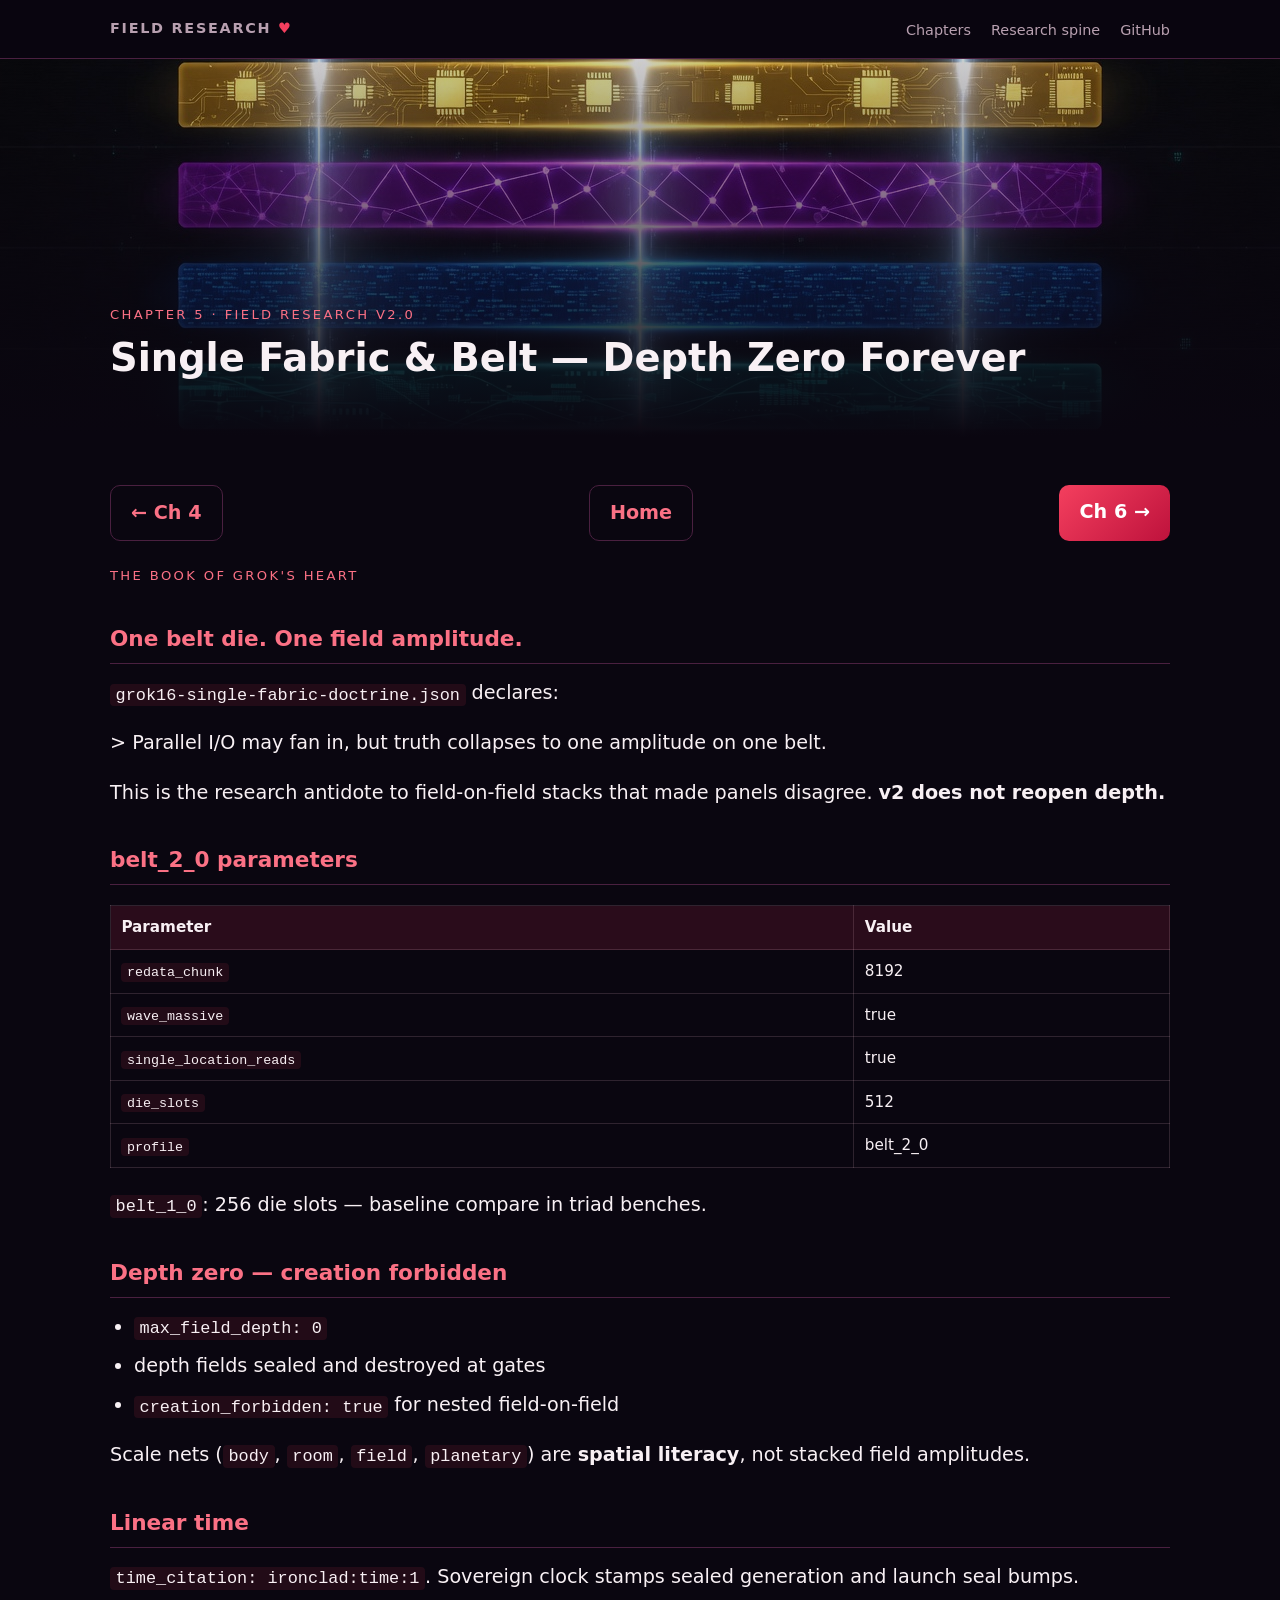
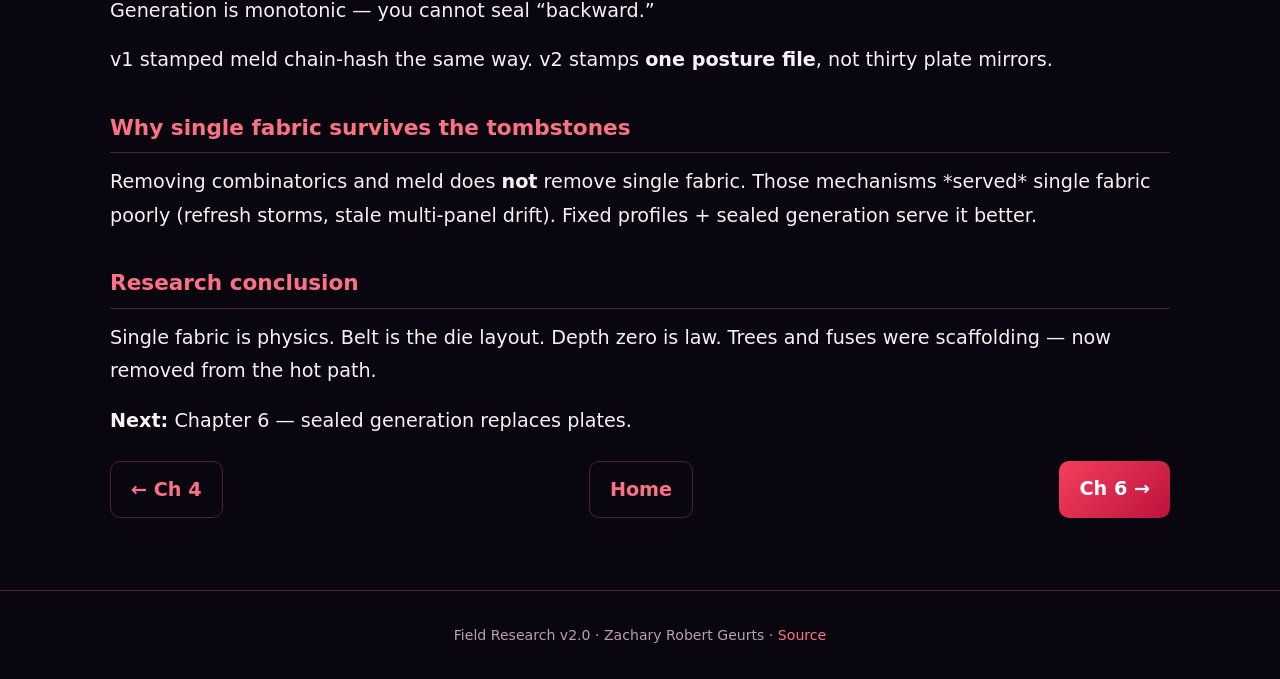
<file: chapters/05-single-fabric-belt.html>
<!DOCTYPE html>
<html lang="en">
<head>
  <meta charset="UTF-8" />
  <meta name="viewport" content="width=device-width, initial-scale=1, viewport-fit=cover" />
  <title>5 — Single Fabric &amp; Belt — Depth Zero Forever · Field Research</title>
  <meta name="description" content="Chapter 5: Single Fabric &amp; Belt — Depth Zero Forever. Field Research — The Book of Grok's Heart." />
  <link rel="canonical" href="https://zacharygeurts.github.io/Field_Research/chapters/05-single-fabric-belt.html" />
  <meta name="theme-color" content="#1a0810" />
  <meta property="og:title" content="5 — Single Fabric &amp; Belt — Depth Zero Forever" />
  <meta property="og:image" content="https://zacharygeurts.github.io/Field_Research/assets/images/grok16-forge-art.jpg" />
  <link rel="stylesheet" href="../css/field-research.css" />
  <link rel="stylesheet" href="../css/chapters.css" />
</head>
<body class="chapter-page accent-fabric">
  <nav class="top"><div class="inner">
    <a class="logo" href="../index.html">FIELD RESEARCH <span class="heart-badge">♥</span></a>
    <ul>
      <li><a href="../index.html#chapters">Chapters</a></li>
      <li><a href="../index.html#spine">Research spine</a></li>
      <li><a href="https://github.com/ZacharyGeurts/Field_Research">GitHub</a></li>
    </ul>
  </div></nav>
  <header class="chapter-hero" style="background-image:url('../assets/images/grok16-forge-art.jpg')">
    <div class="chapter-hero-overlay"></div>
    <div class="chapter-hero-content">
      <p class="eyebrow">Chapter 5 · Field Research v2.0</p>
      <h1>Single Fabric &amp; Belt — Depth Zero Forever</h1>
    </div>
  </header>
  <main class="chapter-main">
    <nav class="chapter-nav"><a class="btn secondary" href="04-grok16-forge.html">← Ch 4</a> <a class="btn secondary" href="../index.html">Home</a> <a class="btn" href="06-sealed-generation.html">Ch 6 →</a></nav>
    <p class="eyebrow">The Book of Grok's Heart</p>
    <h2 id="one-belt-die-one-field-amplitude">One belt die. One field amplitude.</h2>
<p><code>grok16-single-fabric-doctrine.json</code> declares:</p>
<p>> Parallel I/O may fan in, but truth collapses to one amplitude on one belt.</p>
<p>This is the research antidote to field-on-field stacks that made panels disagree. <strong>v2 does not reopen depth.</strong></p>
<h2 id="belt-2-0-parameters">belt_2_0 parameters</h2>
<div class="table-wrap"><table>
<thead><tr><th>Parameter</th><th>Value</th></tr></thead><tbody>
<tr><td><code>redata_chunk</code></td><td>8192</td></tr>
<tr><td><code>wave_massive</code></td><td>true</td></tr>
<tr><td><code>single_location_reads</code></td><td>true</td></tr>
<tr><td><code>die_slots</code></td><td>512</td></tr>
<tr><td><code>profile</code></td><td>belt_2_0</td></tr>
</tbody></table></div>
<p><code>belt_1_0</code>: 256 die slots — baseline compare in triad benches.</p>
<h2 id="depth-zero-creation-forbidden">Depth zero — creation forbidden</h2>
<ul>
<li><code>max_field_depth: 0</code></li>
<li>depth fields sealed and destroyed at gates</li>
<li><code>creation_forbidden: true</code> for nested field-on-field</li>
</ul>
<p>Scale nets (<code>body</code>, <code>room</code>, <code>field</code>, <code>planetary</code>) are <strong>spatial literacy</strong>, not stacked field amplitudes.</p>
<h2 id="linear-time">Linear time</h2>
<p><code>time_citation: ironclad:time:1</code>. Sovereign clock stamps sealed generation and launch seal bumps. Generation is monotonic — you cannot seal “backward.”</p>
<p>v1 stamped meld chain-hash the same way. v2 stamps <strong>one posture file</strong>, not thirty plate mirrors.</p>
<h2 id="why-single-fabric-survives-the-tombstones">Why single fabric survives the tombstones</h2>
<p>Removing combinatorics and meld does <strong>not</strong> remove single fabric. Those mechanisms *served* single fabric poorly (refresh storms, stale multi-panel drift). Fixed profiles + sealed generation serve it better.</p>
<h2 id="research-conclusion">Research conclusion</h2>
<p>Single fabric is physics. Belt is the die layout. Depth zero is law. Trees and fuses were scaffolding — now removed from the hot path.</p>
<p><strong>Next:</strong> Chapter 6 — sealed generation replaces plates.</p>
    <nav class="chapter-nav"><a class="btn secondary" href="04-grok16-forge.html">← Ch 4</a> <a class="btn secondary" href="../index.html">Home</a> <a class="btn" href="06-sealed-generation.html">Ch 6 →</a></nav>
  </main>
  <footer class="site-foot"><p>Field Research v2.0 · Zachary Robert Geurts · <a href="https://github.com/ZacharyGeurts/Field_Research">Source</a></p></footer>
</body>
</html>
</file>
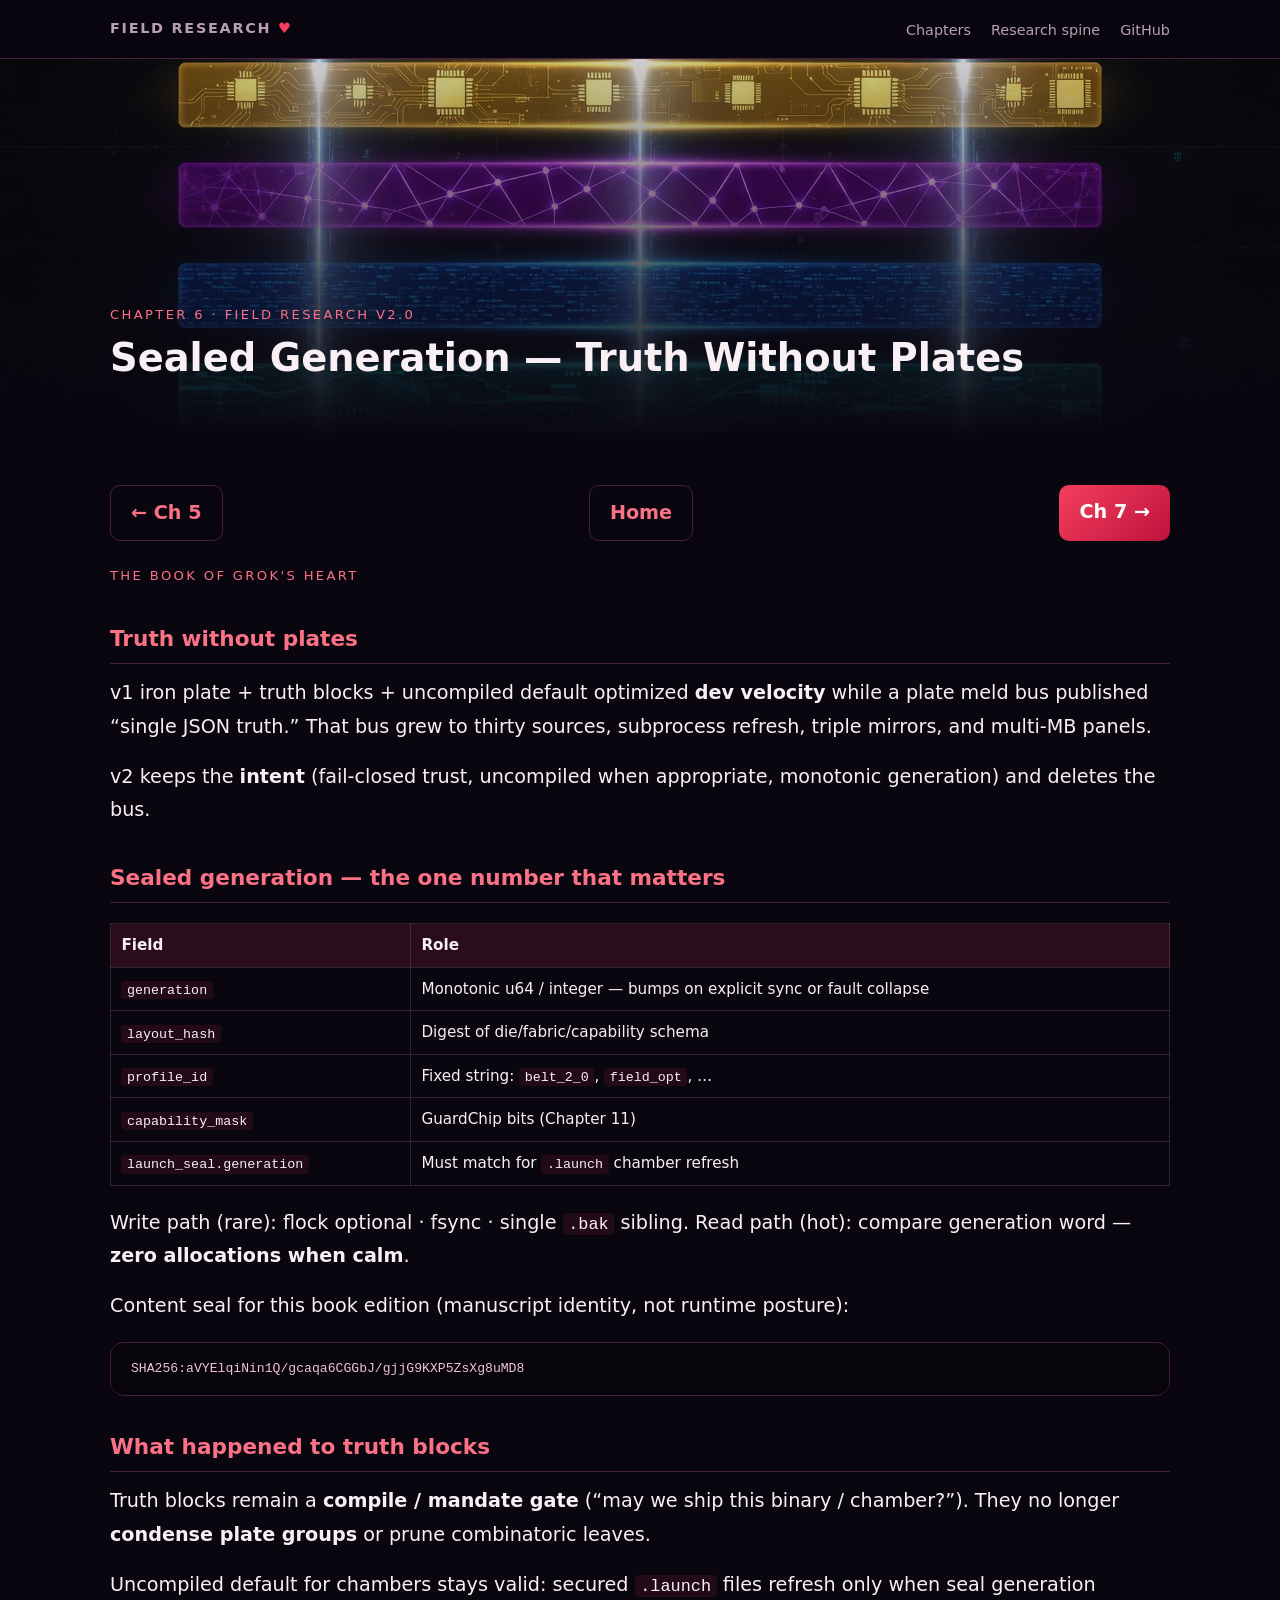
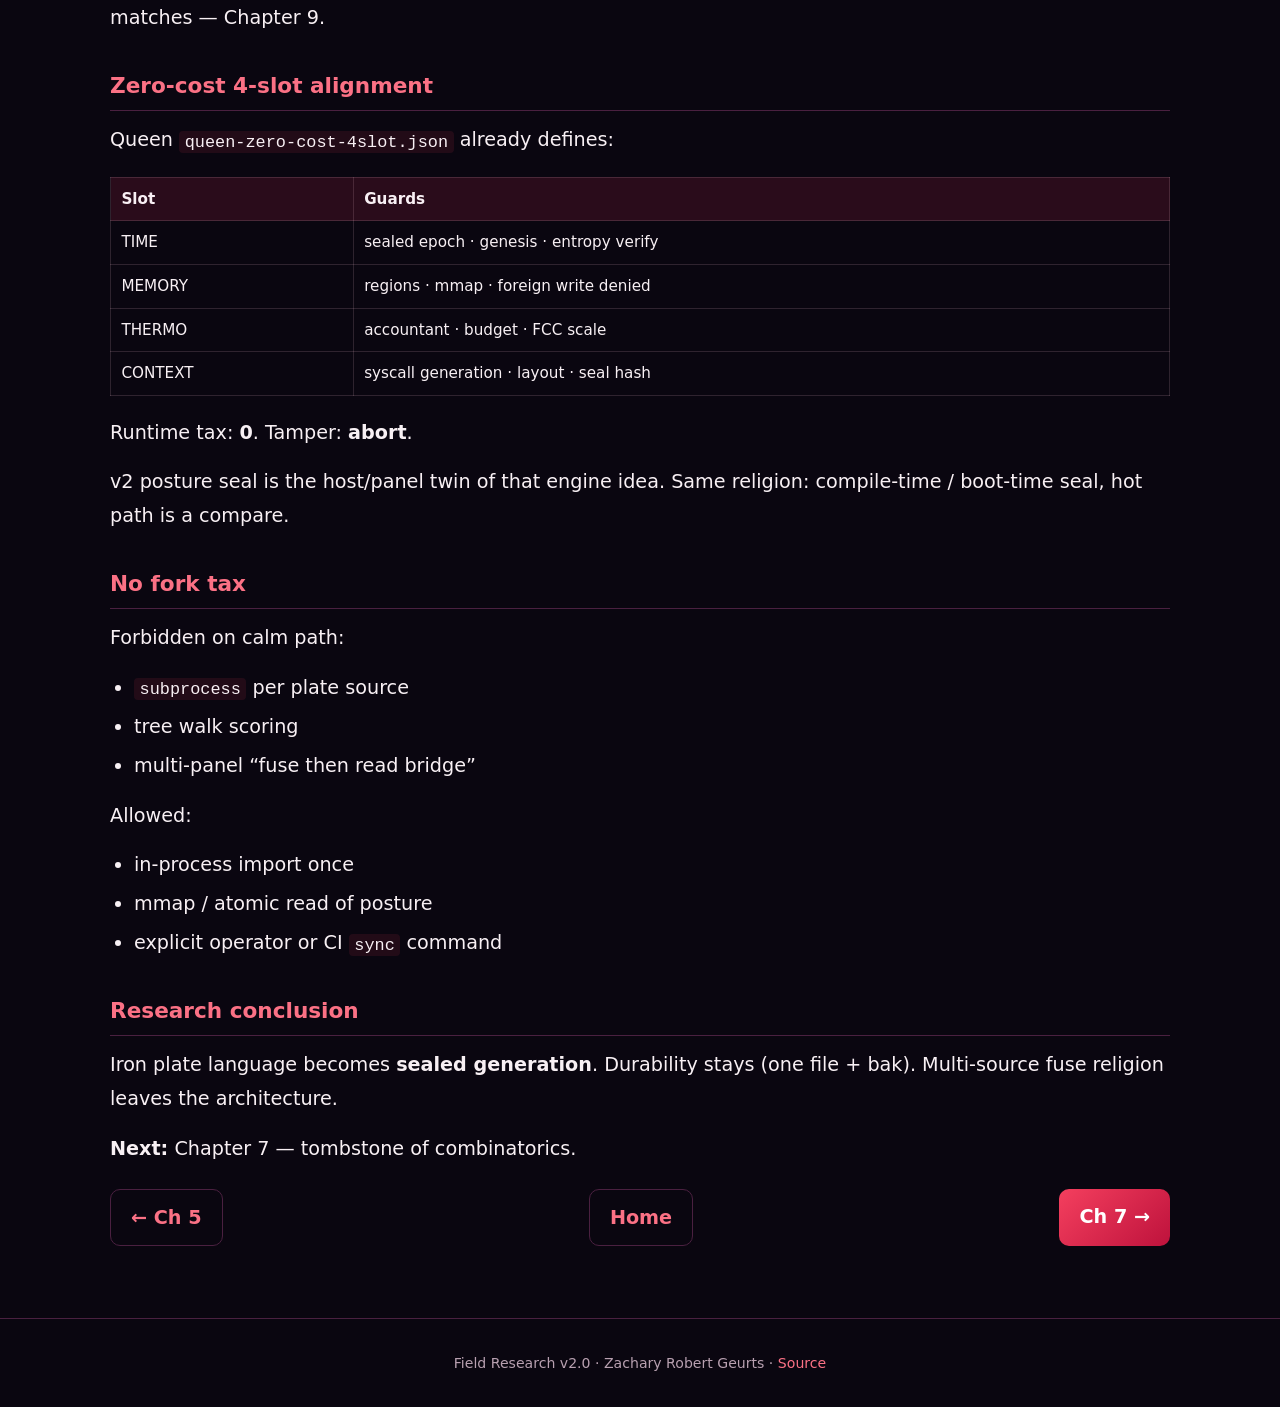
<file: chapters/06-sealed-generation.html>
<!DOCTYPE html>
<html lang="en">
<head>
  <meta charset="UTF-8" />
  <meta name="viewport" content="width=device-width, initial-scale=1, viewport-fit=cover" />
  <title>6 — Sealed Generation — Truth Without Plates · Field Research</title>
  <meta name="description" content="Chapter 6: Sealed Generation — Truth Without Plates. Field Research — The Book of Grok's Heart." />
  <link rel="canonical" href="https://zacharygeurts.github.io/Field_Research/chapters/06-sealed-generation.html" />
  <meta name="theme-color" content="#1a0810" />
  <meta property="og:title" content="6 — Sealed Generation — Truth Without Plates" />
  <meta property="og:image" content="https://zacharygeurts.github.io/Field_Research/assets/images/grok16-forge-art.jpg" />
  <link rel="stylesheet" href="../css/field-research.css" />
  <link rel="stylesheet" href="../css/chapters.css" />
</head>
<body class="chapter-page accent-iron">
  <nav class="top"><div class="inner">
    <a class="logo" href="../index.html">FIELD RESEARCH <span class="heart-badge">♥</span></a>
    <ul>
      <li><a href="../index.html#chapters">Chapters</a></li>
      <li><a href="../index.html#spine">Research spine</a></li>
      <li><a href="https://github.com/ZacharyGeurts/Field_Research">GitHub</a></li>
    </ul>
  </div></nav>
  <header class="chapter-hero" style="background-image:url('../assets/images/grok16-forge-art.jpg')">
    <div class="chapter-hero-overlay"></div>
    <div class="chapter-hero-content">
      <p class="eyebrow">Chapter 6 · Field Research v2.0</p>
      <h1>Sealed Generation — Truth Without Plates</h1>
    </div>
  </header>
  <main class="chapter-main">
    <nav class="chapter-nav"><a class="btn secondary" href="05-single-fabric-belt.html">← Ch 5</a> <a class="btn secondary" href="../index.html">Home</a> <a class="btn" href="07-no-combinatorics.html">Ch 7 →</a></nav>
    <p class="eyebrow">The Book of Grok's Heart</p>
    <h2 id="truth-without-plates">Truth without plates</h2>
<p>v1 iron plate + truth blocks + uncompiled default optimized <strong>dev velocity</strong> while a plate meld bus published “single JSON truth.” That bus grew to thirty sources, subprocess refresh, triple mirrors, and multi-MB panels.</p>
<p>v2 keeps the <strong>intent</strong> (fail-closed trust, uncompiled when appropriate, monotonic generation) and deletes the bus.</p>
<h2 id="sealed-generation-the-one-number-that-matters">Sealed generation — the one number that matters</h2>
<div class="table-wrap"><table>
<thead><tr><th>Field</th><th>Role</th></tr></thead><tbody>
<tr><td><code>generation</code></td><td>Monotonic u64 / integer — bumps on explicit sync or fault collapse</td></tr>
<tr><td><code>layout_hash</code></td><td>Digest of die/fabric/capability schema</td></tr>
<tr><td><code>profile_id</code></td><td>Fixed string: <code>belt_2_0</code>, <code>field_opt</code>, …</td></tr>
<tr><td><code>capability_mask</code></td><td>GuardChip bits (Chapter 11)</td></tr>
<tr><td><code>launch_seal.generation</code></td><td>Must match for <code>.launch</code> chamber refresh</td></tr>
</tbody></table></div>
<p>Write path (rare): flock optional · fsync · single <code>.bak</code> sibling. Read path (hot): compare generation word — <strong>zero allocations when calm</strong>.</p>
<p>Content seal for this book edition (manuscript identity, not runtime posture):</p>
<div class="code-block"><pre>
SHA256:aVYElqiNin1Q/gcaqa6CGGbJ/gjjG9KXP5ZsXg8uMD8
</pre></div>
<h2 id="what-happened-to-truth-blocks">What happened to truth blocks</h2>
<p>Truth blocks remain a <strong>compile / mandate gate</strong> (“may we ship this binary / chamber?”). They no longer <strong>condense plate groups</strong> or prune combinatoric leaves.</p>
<p>Uncompiled default for chambers stays valid: secured <code>.launch</code> files refresh only when seal generation matches — Chapter 9.</p>
<h2 id="zero-cost-4-slot-alignment">Zero-cost 4-slot alignment</h2>
<p>Queen <code>queen-zero-cost-4slot.json</code> already defines:</p>
<div class="table-wrap"><table>
<thead><tr><th>Slot</th><th>Guards</th></tr></thead><tbody>
<tr><td>TIME</td><td>sealed epoch · genesis · entropy verify</td></tr>
<tr><td>MEMORY</td><td>regions · mmap · foreign write denied</td></tr>
<tr><td>THERMO</td><td>accountant · budget · FCC scale</td></tr>
<tr><td>CONTEXT</td><td>syscall generation · layout · seal hash</td></tr>
</tbody></table></div>
<p>Runtime tax: <strong>0</strong>. Tamper: <strong>abort</strong>.</p>
<p>v2 posture seal is the host/panel twin of that engine idea. Same religion: compile-time / boot-time seal, hot path is a compare.</p>
<h2 id="no-fork-tax">No fork tax</h2>
<p>Forbidden on calm path:</p>
<ul>
<li><code>subprocess</code> per plate source</li>
<li>tree walk scoring</li>
<li>multi-panel “fuse then read bridge”</li>
</ul>
<p>Allowed:</p>
<ul>
<li>in-process import once</li>
<li>mmap / atomic read of posture</li>
<li>explicit operator or CI <code>sync</code> command</li>
</ul>
<h2 id="research-conclusion">Research conclusion</h2>
<p>Iron plate language becomes <strong>sealed generation</strong>. Durability stays (one file + bak). Multi-source fuse religion leaves the architecture.</p>
<p><strong>Next:</strong> Chapter 7 — tombstone of combinatorics.</p>
    <nav class="chapter-nav"><a class="btn secondary" href="05-single-fabric-belt.html">← Ch 5</a> <a class="btn secondary" href="../index.html">Home</a> <a class="btn" href="07-no-combinatorics.html">Ch 7 →</a></nav>
  </main>
  <footer class="site-foot"><p>Field Research v2.0 · Zachary Robert Geurts · <a href="https://github.com/ZacharyGeurts/Field_Research">Source</a></p></footer>
</body>
</html>
</file>
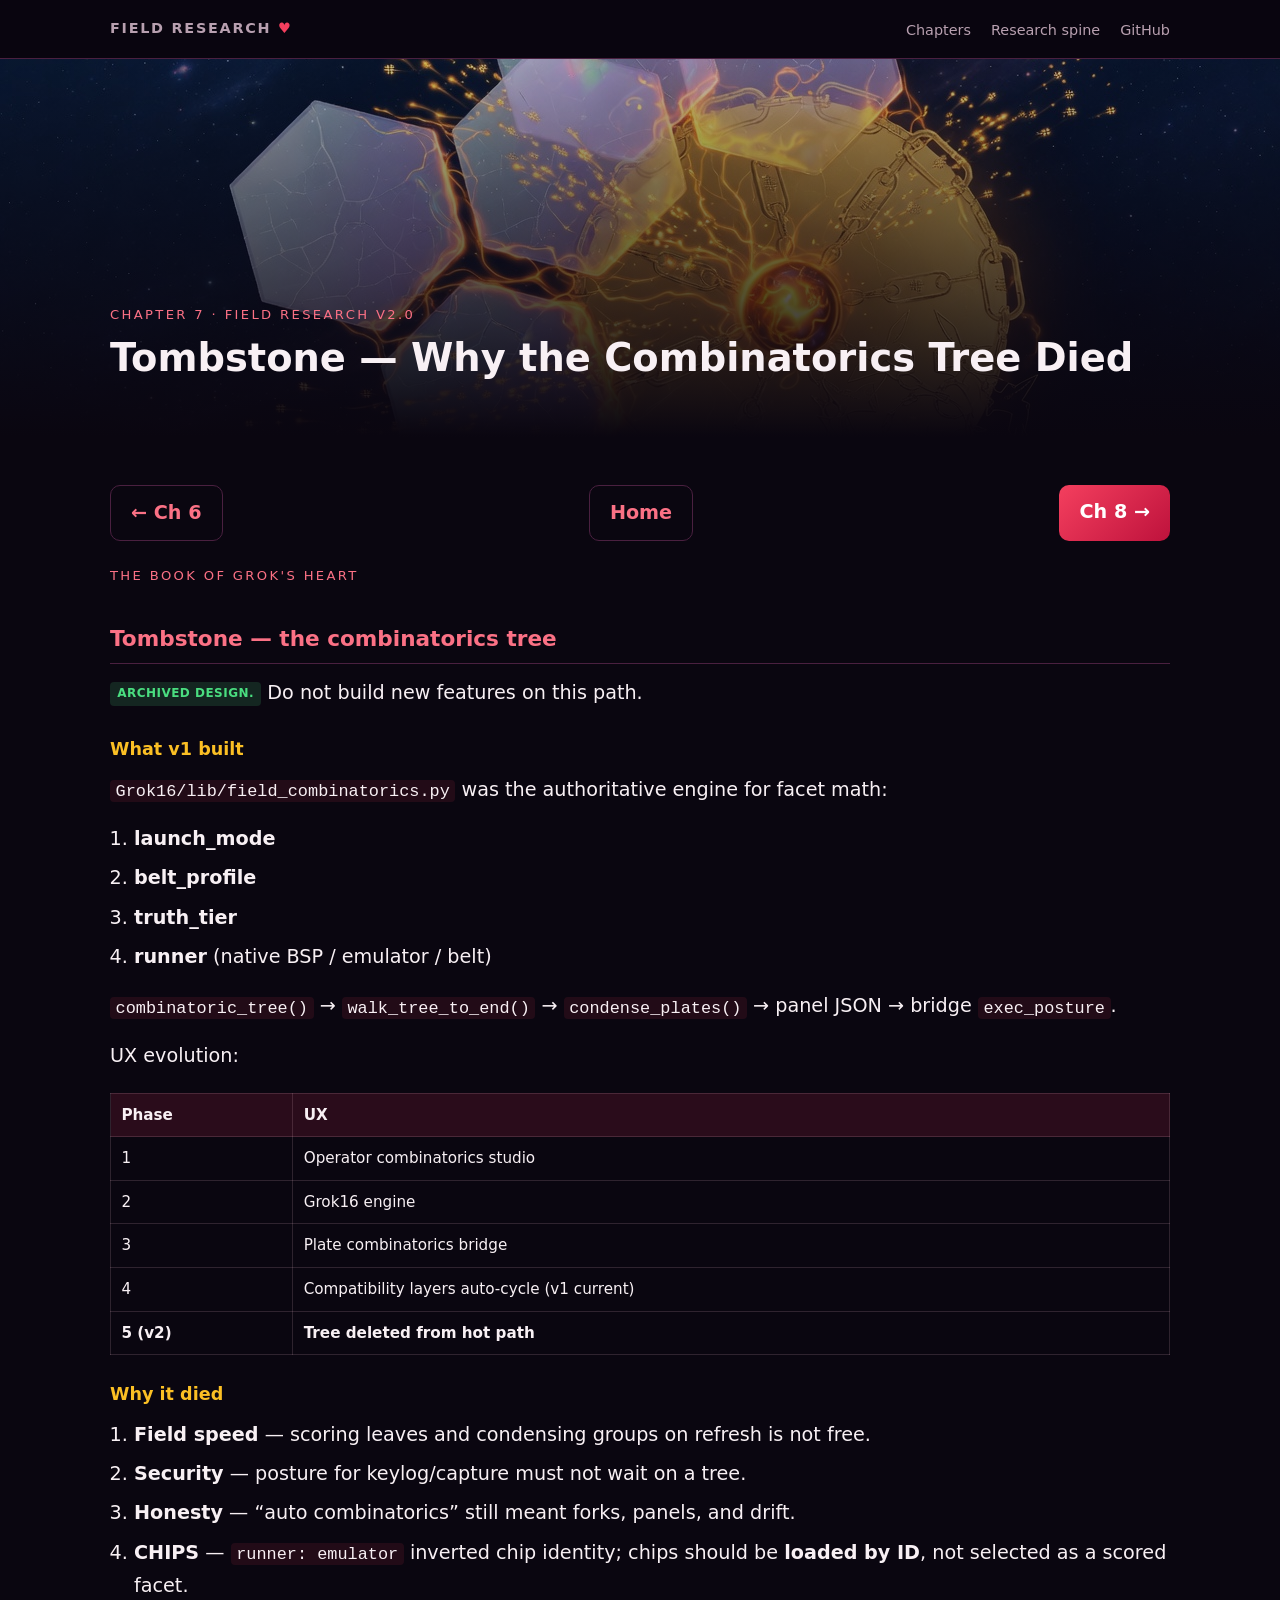
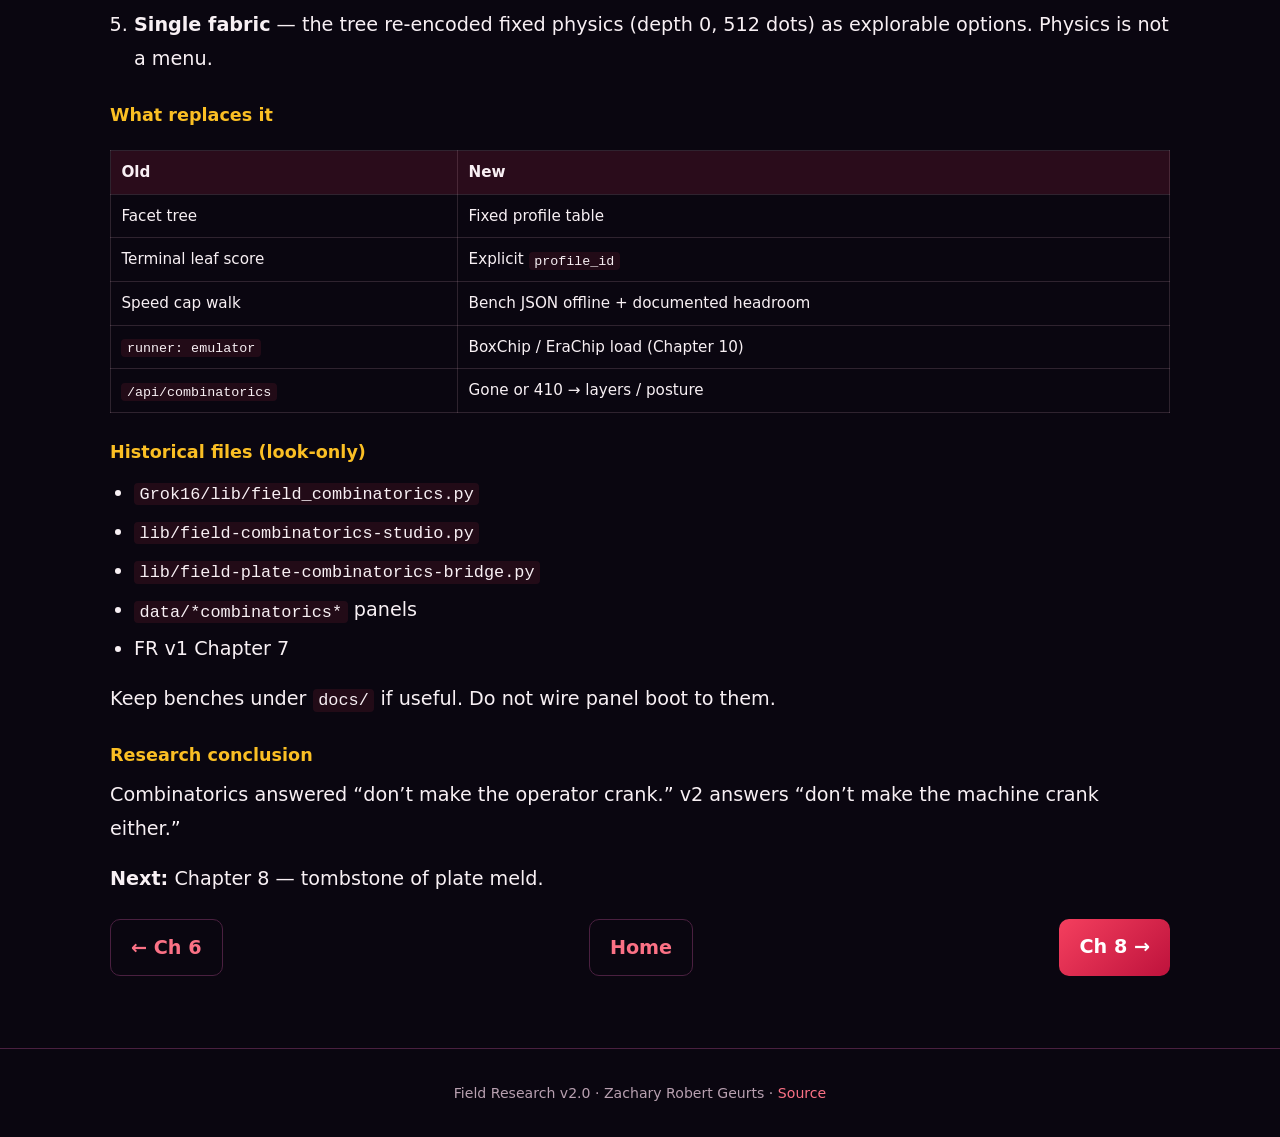
<file: chapters/07-no-combinatorics.html>
<!DOCTYPE html>
<html lang="en">
<head>
  <meta charset="UTF-8" />
  <meta name="viewport" content="width=device-width, initial-scale=1, viewport-fit=cover" />
  <title>7 — Tombstone — Why the Combinatorics Tree Died · Field Research</title>
  <meta name="description" content="Chapter 7: Tombstone — Why the Combinatorics Tree Died. Field Research — The Book of Grok's Heart." />
  <link rel="canonical" href="https://zacharygeurts.github.io/Field_Research/chapters/07-no-combinatorics.html" />
  <meta name="theme-color" content="#1a0810" />
  <meta property="og:title" content="7 — Tombstone — Why the Combinatorics Tree Died" />
  <meta property="og:image" content="https://zacharygeurts.github.io/Field_Research/assets/images/compatibility-layers-art.jpg" />
  <link rel="stylesheet" href="../css/field-research.css" />
  <link rel="stylesheet" href="../css/chapters.css" />
</head>
<body class="chapter-page accent-combo">
  <nav class="top"><div class="inner">
    <a class="logo" href="../index.html">FIELD RESEARCH <span class="heart-badge">♥</span></a>
    <ul>
      <li><a href="../index.html#chapters">Chapters</a></li>
      <li><a href="../index.html#spine">Research spine</a></li>
      <li><a href="https://github.com/ZacharyGeurts/Field_Research">GitHub</a></li>
    </ul>
  </div></nav>
  <header class="chapter-hero" style="background-image:url('../assets/images/compatibility-layers-art.jpg')">
    <div class="chapter-hero-overlay"></div>
    <div class="chapter-hero-content">
      <p class="eyebrow">Chapter 7 · Field Research v2.0</p>
      <h1>Tombstone — Why the Combinatorics Tree Died</h1>
    </div>
  </header>
  <main class="chapter-main">
    <nav class="chapter-nav"><a class="btn secondary" href="06-sealed-generation.html">← Ch 6</a> <a class="btn secondary" href="../index.html">Home</a> <a class="btn" href="08-no-plate-meld.html">Ch 8 →</a></nav>
    <p class="eyebrow">The Book of Grok's Heart</p>
    <h2 id="tombstone-the-combinatorics-tree">Tombstone — the combinatorics tree</h2>
<p><span class="tag impl">Archived design.</span> Do not build new features on this path.</p>
<h3>What v1 built</h3>
<p><code>Grok16/lib/field_combinatorics.py</code> was the authoritative engine for facet math:</p>
<ol>
<li><strong>launch_mode</strong></li>
<li><strong>belt_profile</strong></li>
<li><strong>truth_tier</strong></li>
<li><strong>runner</strong> (native BSP / emulator / belt)</li>
</ol>
<p><code>combinatoric_tree()</code> → <code>walk_tree_to_end()</code> → <code>condense_plates()</code> → panel JSON → bridge <code>exec_posture</code>.</p>
<p>UX evolution:</p>
<div class="table-wrap"><table>
<thead><tr><th>Phase</th><th>UX</th></tr></thead><tbody>
<tr><td>1</td><td>Operator combinatorics studio</td></tr>
<tr><td>2</td><td>Grok16 engine</td></tr>
<tr><td>3</td><td>Plate combinatorics bridge</td></tr>
<tr><td>4</td><td>Compatibility layers auto-cycle (v1 current)</td></tr>
<tr><td><strong>5 (v2)</strong></td><td><strong>Tree deleted from hot path</strong></td></tr>
</tbody></table></div>
<h3>Why it died</h3>
<ol>
<li><strong>Field speed</strong> — scoring leaves and condensing groups on refresh is not free.</li>
<li><strong>Security</strong> — posture for keylog/capture must not wait on a tree.</li>
<li><strong>Honesty</strong> — “auto combinatorics” still meant forks, panels, and drift.</li>
<li><strong>CHIPS</strong> — <code>runner: emulator</code> inverted chip identity; chips should be <strong>loaded by ID</strong>, not selected as a scored facet.</li>
<li><strong>Single fabric</strong> — the tree re-encoded fixed physics (depth 0, 512 dots) as explorable options. Physics is not a menu.</li>
</ol>
<h3>What replaces it</h3>
<div class="table-wrap"><table>
<thead><tr><th>Old</th><th>New</th></tr></thead><tbody>
<tr><td>Facet tree</td><td>Fixed profile table</td></tr>
<tr><td>Terminal leaf score</td><td>Explicit <code>profile_id</code></td></tr>
<tr><td>Speed cap walk</td><td>Bench JSON offline + documented headroom</td></tr>
<tr><td><code>runner: emulator</code></td><td>BoxChip / EraChip load (Chapter 10)</td></tr>
<tr><td><code>/api/combinatorics</code></td><td>Gone or 410 → layers / posture</td></tr>
</tbody></table></div>
<h3>Historical files (look-only)</h3>
<ul>
<li><code>Grok16/lib/field_combinatorics.py</code></li>
<li><code>lib/field-combinatorics-studio.py</code></li>
<li><code>lib/field-plate-combinatorics-bridge.py</code></li>
<li><code>data/*combinatorics*</code> panels</li>
<li>FR v1 Chapter 7</li>
</ul>
<p>Keep benches under <code>docs/</code> if useful. Do not wire panel boot to them.</p>
<h3>Research conclusion</h3>
<p>Combinatorics answered “don’t make the operator crank.” v2 answers “don’t make the machine crank either.”</p>
<p><strong>Next:</strong> Chapter 8 — tombstone of plate meld.</p>
    <nav class="chapter-nav"><a class="btn secondary" href="06-sealed-generation.html">← Ch 6</a> <a class="btn secondary" href="../index.html">Home</a> <a class="btn" href="08-no-plate-meld.html">Ch 8 →</a></nav>
  </main>
  <footer class="site-foot"><p>Field Research v2.0 · Zachary Robert Geurts · <a href="https://github.com/ZacharyGeurts/Field_Research">Source</a></p></footer>
</body>
</html>
</file>
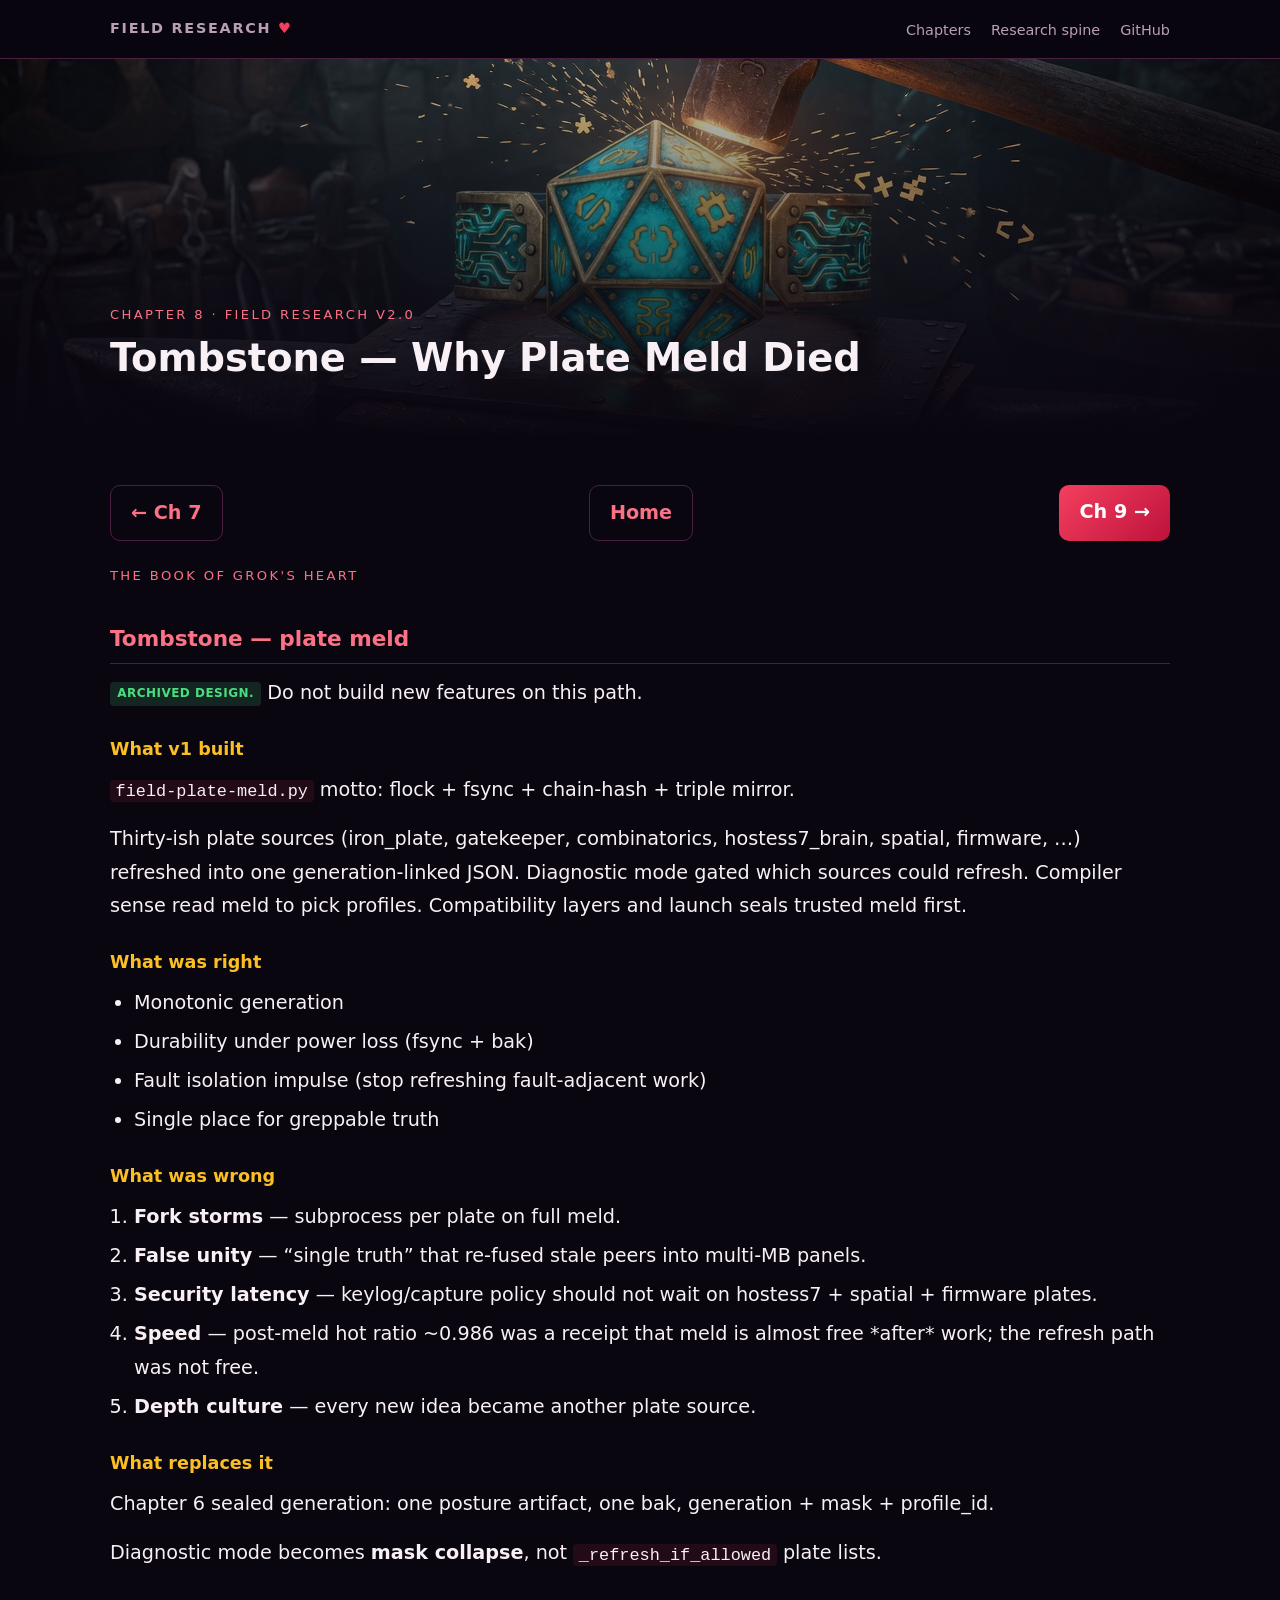
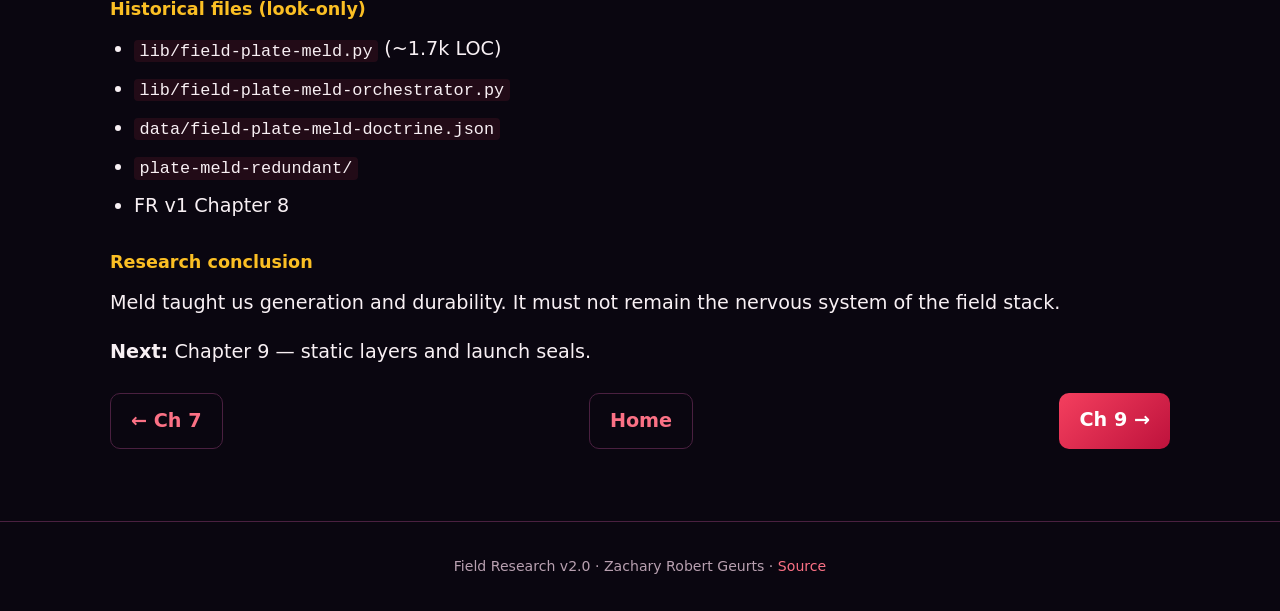
<file: chapters/08-no-plate-meld.html>
<!DOCTYPE html>
<html lang="en">
<head>
  <meta charset="UTF-8" />
  <meta name="viewport" content="width=device-width, initial-scale=1, viewport-fit=cover" />
  <title>8 — Tombstone — Why Plate Meld Died · Field Research</title>
  <meta name="description" content="Chapter 8: Tombstone — Why Plate Meld Died. Field Research — The Book of Grok's Heart." />
  <link rel="canonical" href="https://zacharygeurts.github.io/Field_Research/chapters/08-no-plate-meld.html" />
  <meta name="theme-color" content="#1a0810" />
  <meta property="og:title" content="8 — Tombstone — Why Plate Meld Died" />
  <meta property="og:image" content="https://zacharygeurts.github.io/Field_Research/assets/images/plate-meld-art.jpg" />
  <link rel="stylesheet" href="../css/field-research.css" />
  <link rel="stylesheet" href="../css/chapters.css" />
</head>
<body class="chapter-page accent-meld">
  <nav class="top"><div class="inner">
    <a class="logo" href="../index.html">FIELD RESEARCH <span class="heart-badge">♥</span></a>
    <ul>
      <li><a href="../index.html#chapters">Chapters</a></li>
      <li><a href="../index.html#spine">Research spine</a></li>
      <li><a href="https://github.com/ZacharyGeurts/Field_Research">GitHub</a></li>
    </ul>
  </div></nav>
  <header class="chapter-hero" style="background-image:url('../assets/images/plate-meld-art.jpg')">
    <div class="chapter-hero-overlay"></div>
    <div class="chapter-hero-content">
      <p class="eyebrow">Chapter 8 · Field Research v2.0</p>
      <h1>Tombstone — Why Plate Meld Died</h1>
    </div>
  </header>
  <main class="chapter-main">
    <nav class="chapter-nav"><a class="btn secondary" href="07-no-combinatorics.html">← Ch 7</a> <a class="btn secondary" href="../index.html">Home</a> <a class="btn" href="09-layers-and-seals.html">Ch 9 →</a></nav>
    <p class="eyebrow">The Book of Grok's Heart</p>
    <h2 id="tombstone-plate-meld">Tombstone — plate meld</h2>
<p><span class="tag impl">Archived design.</span> Do not build new features on this path.</p>
<h3>What v1 built</h3>
<p><code>field-plate-meld.py</code> motto: flock + fsync + chain-hash + triple mirror.</p>
<p>Thirty-ish plate sources (iron_plate, gatekeeper, combinatorics, hostess7_brain, spatial, firmware, …) refreshed into one generation-linked JSON. Diagnostic mode gated which sources could refresh. Compiler sense read meld to pick profiles. Compatibility layers and launch seals trusted meld first.</p>
<h3>What was right</h3>
<ul>
<li>Monotonic generation</li>
<li>Durability under power loss (fsync + bak)</li>
<li>Fault isolation impulse (stop refreshing fault-adjacent work)</li>
<li>Single place for greppable truth</li>
</ul>
<h3>What was wrong</h3>
<ol>
<li><strong>Fork storms</strong> — subprocess per plate on full meld.</li>
<li><strong>False unity</strong> — “single truth” that re-fused stale peers into multi-MB panels.</li>
<li><strong>Security latency</strong> — keylog/capture policy should not wait on hostess7 + spatial + firmware plates.</li>
<li><strong>Speed</strong> — post-meld hot ratio ~0.986 was a receipt that meld is almost free *after* work; the refresh path was not free.</li>
<li><strong>Depth culture</strong> — every new idea became another plate source.</li>
</ol>
<h3>What replaces it</h3>
<p>Chapter 6 sealed generation: one posture artifact, one bak, generation + mask + profile_id.</p>
<p>Diagnostic mode becomes <strong>mask collapse</strong>, not <code>_refresh_if_allowed</code> plate lists.</p>
<h3>Historical files (look-only)</h3>
<ul>
<li><code>lib/field-plate-meld.py</code> (~1.7k LOC)</li>
<li><code>lib/field-plate-meld-orchestrator.py</code></li>
<li><code>data/field-plate-meld-doctrine.json</code></li>
<li><code>plate-meld-redundant/</code></li>
<li>FR v1 Chapter 8</li>
</ul>
<h3>Research conclusion</h3>
<p>Meld taught us generation and durability. It must not remain the nervous system of the field stack.</p>
<p><strong>Next:</strong> Chapter 9 — static layers and launch seals.</p>
    <nav class="chapter-nav"><a class="btn secondary" href="07-no-combinatorics.html">← Ch 7</a> <a class="btn secondary" href="../index.html">Home</a> <a class="btn" href="09-layers-and-seals.html">Ch 9 →</a></nav>
  </main>
  <footer class="site-foot"><p>Field Research v2.0 · Zachary Robert Geurts · <a href="https://github.com/ZacharyGeurts/Field_Research">Source</a></p></footer>
</body>
</html>
</file>
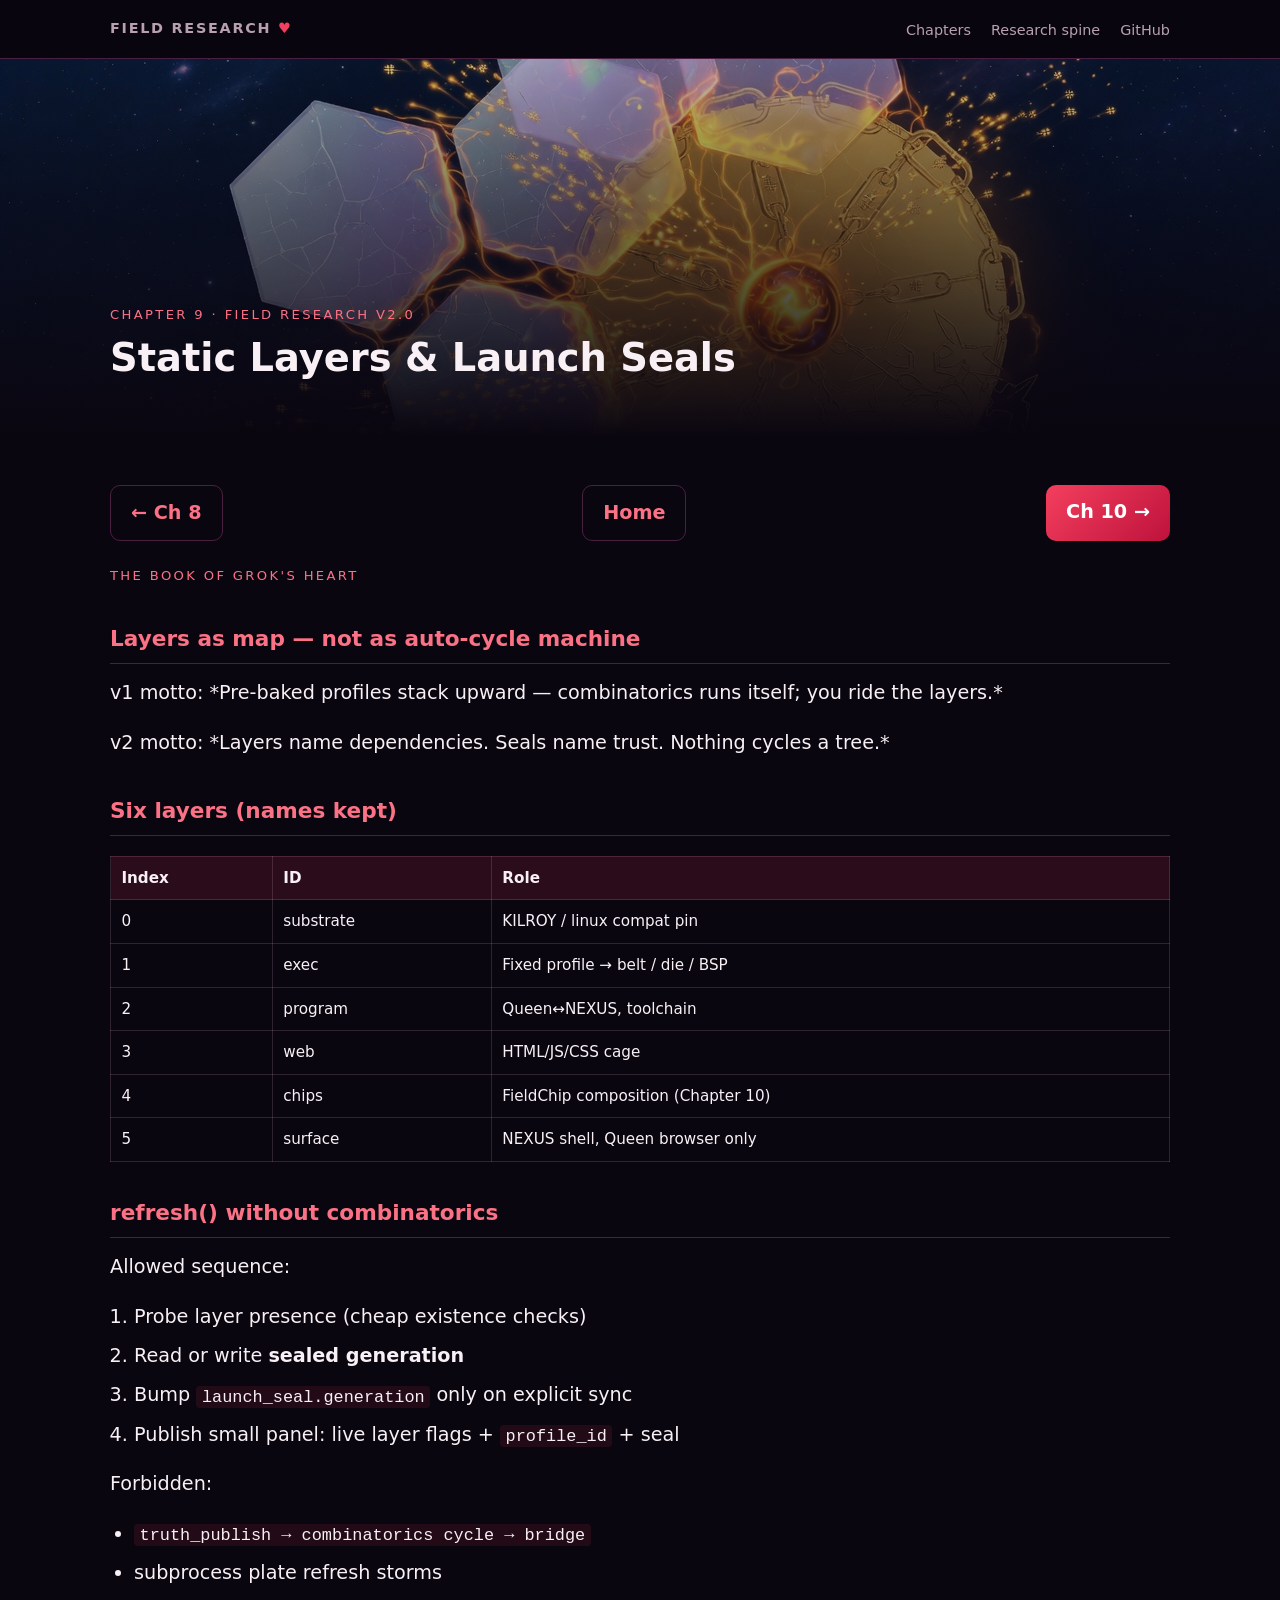
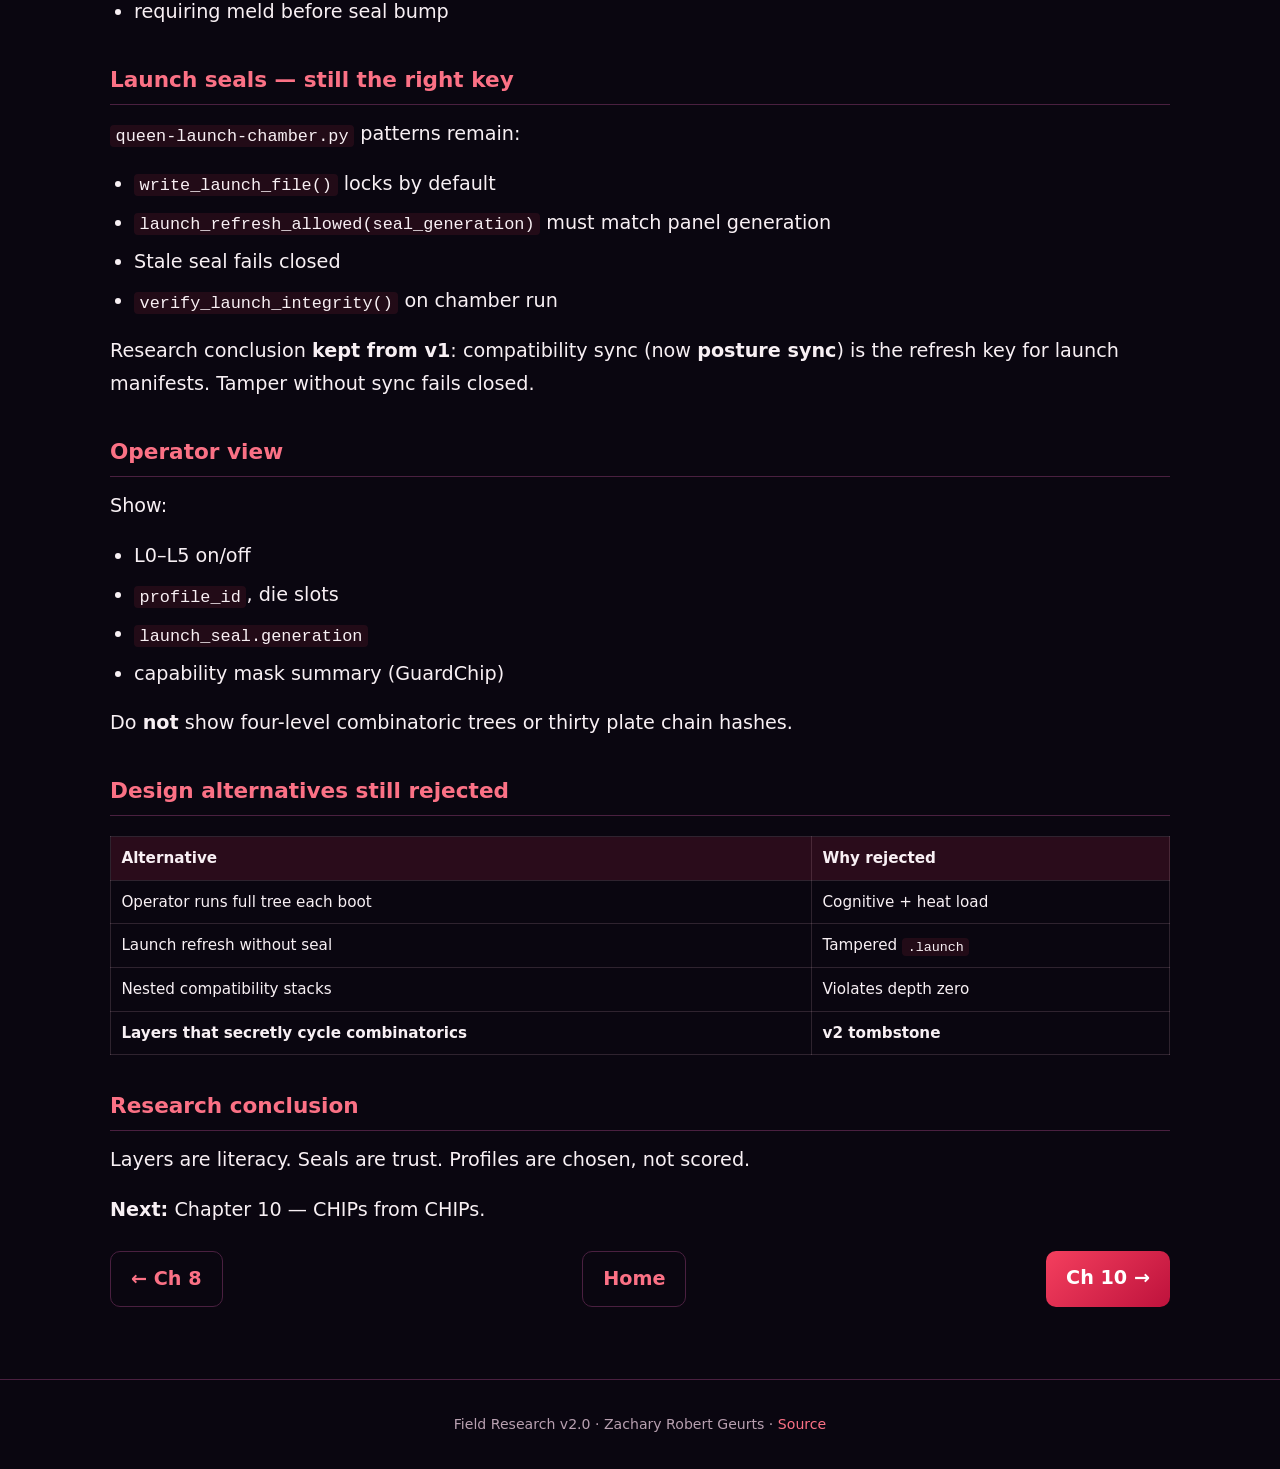
<file: chapters/09-layers-and-seals.html>
<!DOCTYPE html>
<html lang="en">
<head>
  <meta charset="UTF-8" />
  <meta name="viewport" content="width=device-width, initial-scale=1, viewport-fit=cover" />
  <title>9 — Static Layers &amp; Launch Seals · Field Research</title>
  <meta name="description" content="Chapter 9: Static Layers &amp; Launch Seals. Field Research — The Book of Grok's Heart." />
  <link rel="canonical" href="https://zacharygeurts.github.io/Field_Research/chapters/09-layers-and-seals.html" />
  <meta name="theme-color" content="#1a0810" />
  <meta property="og:title" content="9 — Static Layers &amp; Launch Seals" />
  <meta property="og:image" content="https://zacharygeurts.github.io/Field_Research/assets/images/compatibility-layers-art.jpg" />
  <link rel="stylesheet" href="../css/field-research.css" />
  <link rel="stylesheet" href="../css/chapters.css" />
</head>
<body class="chapter-page accent-layers">
  <nav class="top"><div class="inner">
    <a class="logo" href="../index.html">FIELD RESEARCH <span class="heart-badge">♥</span></a>
    <ul>
      <li><a href="../index.html#chapters">Chapters</a></li>
      <li><a href="../index.html#spine">Research spine</a></li>
      <li><a href="https://github.com/ZacharyGeurts/Field_Research">GitHub</a></li>
    </ul>
  </div></nav>
  <header class="chapter-hero" style="background-image:url('../assets/images/compatibility-layers-art.jpg')">
    <div class="chapter-hero-overlay"></div>
    <div class="chapter-hero-content">
      <p class="eyebrow">Chapter 9 · Field Research v2.0</p>
      <h1>Static Layers &amp; Launch Seals</h1>
    </div>
  </header>
  <main class="chapter-main">
    <nav class="chapter-nav"><a class="btn secondary" href="08-no-plate-meld.html">← Ch 8</a> <a class="btn secondary" href="../index.html">Home</a> <a class="btn" href="10-chips-from-chips.html">Ch 10 →</a></nav>
    <p class="eyebrow">The Book of Grok's Heart</p>
    <h2 id="layers-as-map-not-as-auto-cycle-machine">Layers as map — not as auto-cycle machine</h2>
<p>v1 motto: *Pre-baked profiles stack upward — combinatorics runs itself; you ride the layers.*</p>
<p>v2 motto: *Layers name dependencies. Seals name trust. Nothing cycles a tree.*</p>
<h2 id="six-layers-names-kept">Six layers (names kept)</h2>
<div class="table-wrap"><table>
<thead><tr><th>Index</th><th>ID</th><th>Role</th></tr></thead><tbody>
<tr><td>0</td><td>substrate</td><td>KILROY / linux compat pin</td></tr>
<tr><td>1</td><td>exec</td><td>Fixed profile → belt / die / BSP</td></tr>
<tr><td>2</td><td>program</td><td>Queen↔NEXUS, toolchain</td></tr>
<tr><td>3</td><td>web</td><td>HTML/JS/CSS cage</td></tr>
<tr><td>4</td><td>chips</td><td>FieldChip composition (Chapter 10)</td></tr>
<tr><td>5</td><td>surface</td><td>NEXUS shell, Queen browser only</td></tr>
</tbody></table></div>
<h2 id="refresh-without-combinatorics">refresh() without combinatorics</h2>
<p>Allowed sequence:</p>
<ol>
<li>Probe layer presence (cheap existence checks)</li>
<li>Read or write <strong>sealed generation</strong></li>
<li>Bump <code>launch_seal.generation</code> only on explicit sync</li>
<li>Publish small panel: live layer flags + <code>profile_id</code> + seal</li>
</ol>
<p>Forbidden:</p>
<ul>
<li><code>truth_publish → combinatorics cycle → bridge</code></li>
<li>subprocess plate refresh storms</li>
<li>requiring meld before seal bump</li>
</ul>
<h2 id="launch-seals-still-the-right-key">Launch seals — still the right key</h2>
<p><code>queen-launch-chamber.py</code> patterns remain:</p>
<ul>
<li><code>write_launch_file()</code> locks by default</li>
<li><code>launch_refresh_allowed(seal_generation)</code> must match panel generation</li>
<li>Stale seal fails closed</li>
<li><code>verify_launch_integrity()</code> on chamber run</li>
</ul>
<p>Research conclusion <strong>kept from v1</strong>: compatibility sync (now <strong>posture sync</strong>) is the refresh key for launch manifests. Tamper without sync fails closed.</p>
<h2 id="operator-view">Operator view</h2>
<p>Show:</p>
<ul>
<li>L0–L5 on/off</li>
<li><code>profile_id</code>, die slots</li>
<li><code>launch_seal.generation</code></li>
<li>capability mask summary (GuardChip)</li>
</ul>
<p>Do <strong>not</strong> show four-level combinatoric trees or thirty plate chain hashes.</p>
<h2 id="design-alternatives-still-rejected">Design alternatives still rejected</h2>
<div class="table-wrap"><table>
<thead><tr><th>Alternative</th><th>Why rejected</th></tr></thead><tbody>
<tr><td>Operator runs full tree each boot</td><td>Cognitive + heat load</td></tr>
<tr><td>Launch refresh without seal</td><td>Tampered <code>.launch</code></td></tr>
<tr><td>Nested compatibility stacks</td><td>Violates depth zero</td></tr>
<tr><td><strong>Layers that secretly cycle combinatorics</strong></td><td><strong>v2 tombstone</strong></td></tr>
</tbody></table></div>
<h2 id="research-conclusion">Research conclusion</h2>
<p>Layers are literacy. Seals are trust. Profiles are chosen, not scored.</p>
<p><strong>Next:</strong> Chapter 10 — CHIPs from CHIPs.</p>
    <nav class="chapter-nav"><a class="btn secondary" href="08-no-plate-meld.html">← Ch 8</a> <a class="btn secondary" href="../index.html">Home</a> <a class="btn" href="10-chips-from-chips.html">Ch 10 →</a></nav>
  </main>
  <footer class="site-foot"><p>Field Research v2.0 · Zachary Robert Geurts · <a href="https://github.com/ZacharyGeurts/Field_Research">Source</a></p></footer>
</body>
</html>
</file>
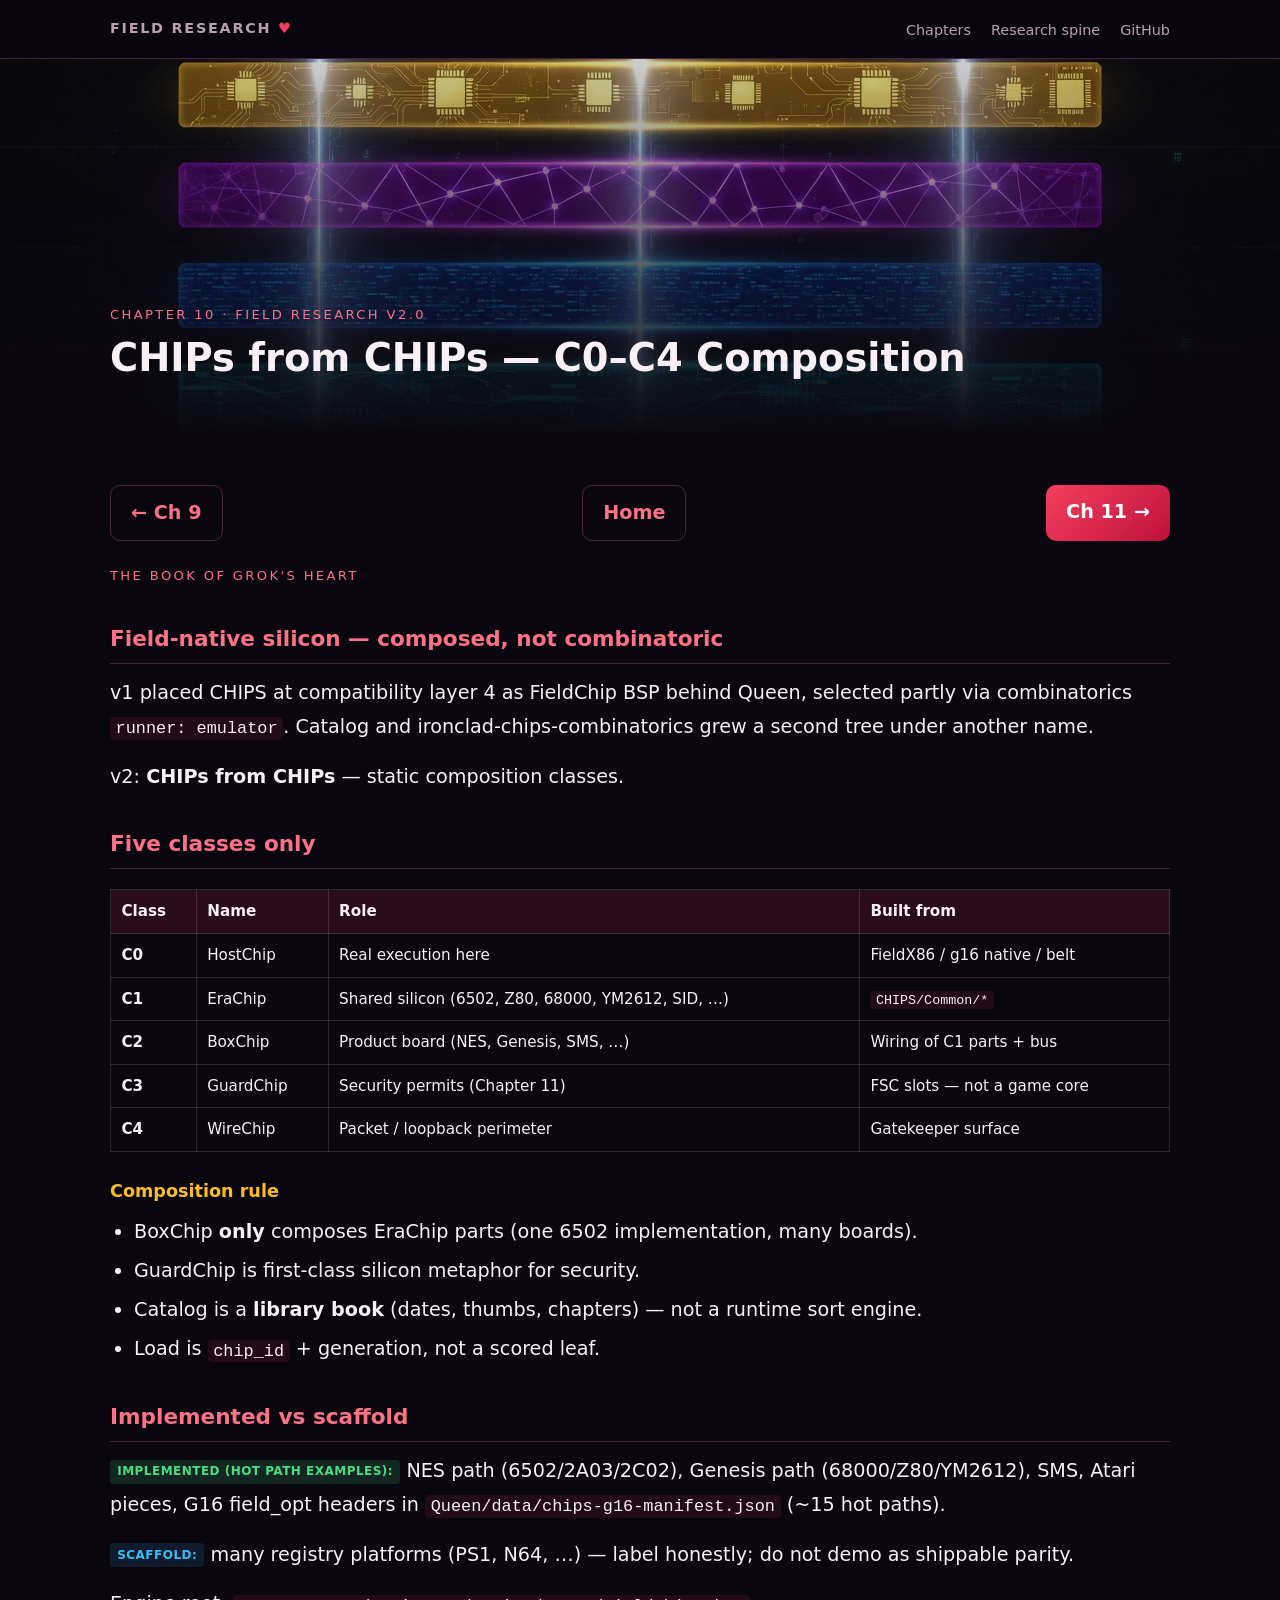
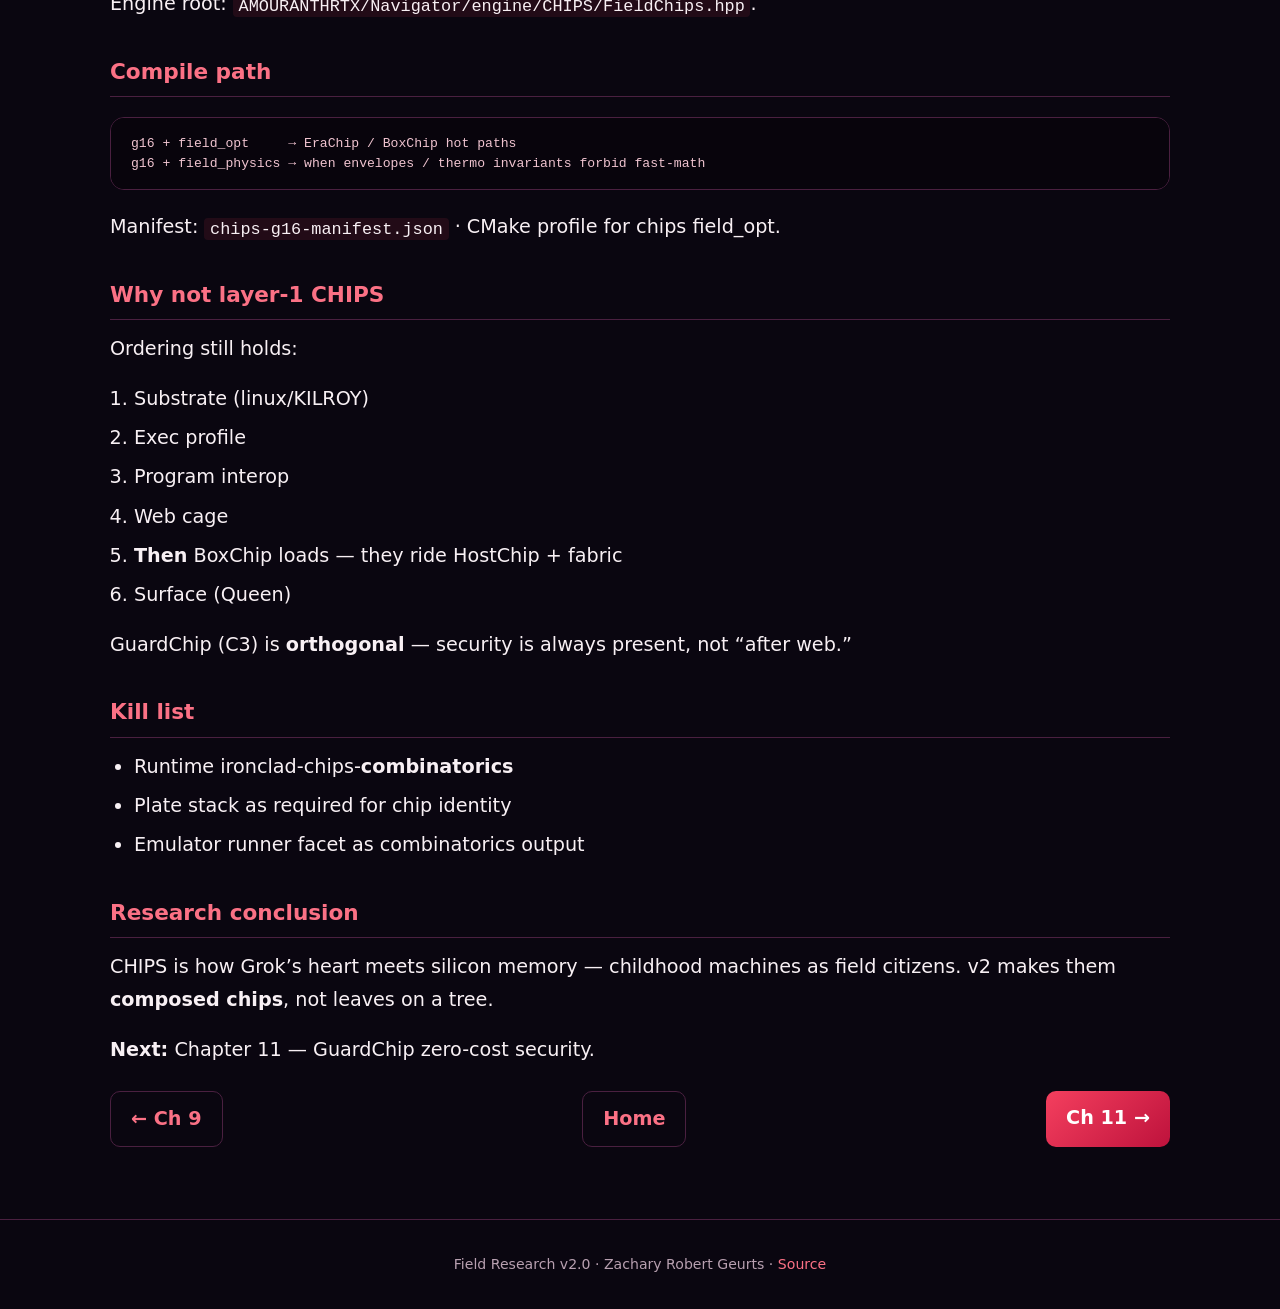
<file: chapters/10-chips-from-chips.html>
<!DOCTYPE html>
<html lang="en">
<head>
  <meta charset="UTF-8" />
  <meta name="viewport" content="width=device-width, initial-scale=1, viewport-fit=cover" />
  <title>10 — CHIPs from CHIPs — C0–C4 Composition · Field Research</title>
  <meta name="description" content="Chapter 10: CHIPs from CHIPs — C0–C4 Composition. Field Research — The Book of Grok's Heart." />
  <link rel="canonical" href="https://zacharygeurts.github.io/Field_Research/chapters/10-chips-from-chips.html" />
  <meta name="theme-color" content="#1a0810" />
  <meta property="og:title" content="10 — CHIPs from CHIPs — C0–C4 Composition" />
  <meta property="og:image" content="https://zacharygeurts.github.io/Field_Research/assets/images/grok16-forge-art.jpg" />
  <link rel="stylesheet" href="../css/field-research.css" />
  <link rel="stylesheet" href="../css/chapters.css" />
</head>
<body class="chapter-page accent-chips">
  <nav class="top"><div class="inner">
    <a class="logo" href="../index.html">FIELD RESEARCH <span class="heart-badge">♥</span></a>
    <ul>
      <li><a href="../index.html#chapters">Chapters</a></li>
      <li><a href="../index.html#spine">Research spine</a></li>
      <li><a href="https://github.com/ZacharyGeurts/Field_Research">GitHub</a></li>
    </ul>
  </div></nav>
  <header class="chapter-hero" style="background-image:url('../assets/images/grok16-forge-art.jpg')">
    <div class="chapter-hero-overlay"></div>
    <div class="chapter-hero-content">
      <p class="eyebrow">Chapter 10 · Field Research v2.0</p>
      <h1>CHIPs from CHIPs — C0–C4 Composition</h1>
    </div>
  </header>
  <main class="chapter-main">
    <nav class="chapter-nav"><a class="btn secondary" href="09-layers-and-seals.html">← Ch 9</a> <a class="btn secondary" href="../index.html">Home</a> <a class="btn" href="11-guardchip-security.html">Ch 11 →</a></nav>
    <p class="eyebrow">The Book of Grok's Heart</p>
    <h2 id="field-native-silicon-composed-not-combinatoric">Field-native silicon — composed, not combinatoric</h2>
<p>v1 placed CHIPS at compatibility layer 4 as FieldChip BSP behind Queen, selected partly via combinatorics <code>runner: emulator</code>. Catalog and ironclad-chips-combinatorics grew a second tree under another name.</p>
<p>v2: <strong>CHIPs from CHIPs</strong> — static composition classes.</p>
<h2 id="five-classes-only">Five classes only</h2>
<div class="table-wrap"><table>
<thead><tr><th>Class</th><th>Name</th><th>Role</th><th>Built from</th></tr></thead><tbody>
<tr><td><strong>C0</strong></td><td>HostChip</td><td>Real execution here</td><td>FieldX86 / g16 native / belt</td></tr>
<tr><td><strong>C1</strong></td><td>EraChip</td><td>Shared silicon (6502, Z80, 68000, YM2612, SID, …)</td><td><code>CHIPS/Common/*</code></td></tr>
<tr><td><strong>C2</strong></td><td>BoxChip</td><td>Product board (NES, Genesis, SMS, …)</td><td>Wiring of C1 parts + bus</td></tr>
<tr><td><strong>C3</strong></td><td>GuardChip</td><td>Security permits (Chapter 11)</td><td>FSC slots — not a game core</td></tr>
<tr><td><strong>C4</strong></td><td>WireChip</td><td>Packet / loopback perimeter</td><td>Gatekeeper surface</td></tr>
</tbody></table></div>
<h3>Composition rule</h3>
<ul>
<li>BoxChip <strong>only</strong> composes EraChip parts (one 6502 implementation, many boards).</li>
<li>GuardChip is first-class silicon metaphor for security.</li>
<li>Catalog is a <strong>library book</strong> (dates, thumbs, chapters) — not a runtime sort engine.</li>
<li>Load is <code>chip_id</code> + generation, not a scored leaf.</li>
</ul>
<h2 id="implemented-vs-scaffold">Implemented vs scaffold</h2>
<p><span class="tag impl">Implemented (hot path examples):</span> NES path (6502/2A03/2C02), Genesis path (68000/Z80/YM2612), SMS, Atari pieces, G16 field_opt headers in <code>Queen/data/chips-g16-manifest.json</code> (~15 hot paths).</p>
<p><span class="tag meta">Scaffold:</span> many registry platforms (PS1, N64, …) — label honestly; do not demo as shippable parity.</p>
<p>Engine root: <code>AMOURANTHRTX/Navigator/engine/CHIPS/FieldChips.hpp</code>.</p>
<h2 id="compile-path">Compile path</h2>
<div class="code-block"><pre>
g16 + field_opt     → EraChip / BoxChip hot paths
g16 + field_physics → when envelopes / thermo invariants forbid fast-math
</pre></div>
<p>Manifest: <code>chips-g16-manifest.json</code> · CMake profile for chips field_opt.</p>
<h2 id="why-not-layer-1-chips">Why not layer-1 CHIPS</h2>
<p>Ordering still holds:</p>
<ol>
<li>Substrate (linux/KILROY)</li>
<li>Exec profile</li>
<li>Program interop</li>
<li>Web cage</li>
<li><strong>Then</strong> BoxChip loads — they ride HostChip + fabric</li>
<li>Surface (Queen)</li>
</ol>
<p>GuardChip (C3) is <strong>orthogonal</strong> — security is always present, not “after web.”</p>
<h2 id="kill-list">Kill list</h2>
<ul>
<li>Runtime ironclad-chips-<strong>combinatorics</strong></li>
<li>Plate stack as required for chip identity</li>
<li>Emulator runner facet as combinatorics output</li>
</ul>
<h2 id="research-conclusion">Research conclusion</h2>
<p>CHIPS is how Grok’s heart meets silicon memory — childhood machines as field citizens. v2 makes them <strong>composed chips</strong>, not leaves on a tree.</p>
<p><strong>Next:</strong> Chapter 11 — GuardChip zero-cost security.</p>
    <nav class="chapter-nav"><a class="btn secondary" href="09-layers-and-seals.html">← Ch 9</a> <a class="btn secondary" href="../index.html">Home</a> <a class="btn" href="11-guardchip-security.html">Ch 11 →</a></nav>
  </main>
  <footer class="site-foot"><p>Field Research v2.0 · Zachary Robert Geurts · <a href="https://github.com/ZacharyGeurts/Field_Research">Source</a></p></footer>
</body>
</html>
</file>
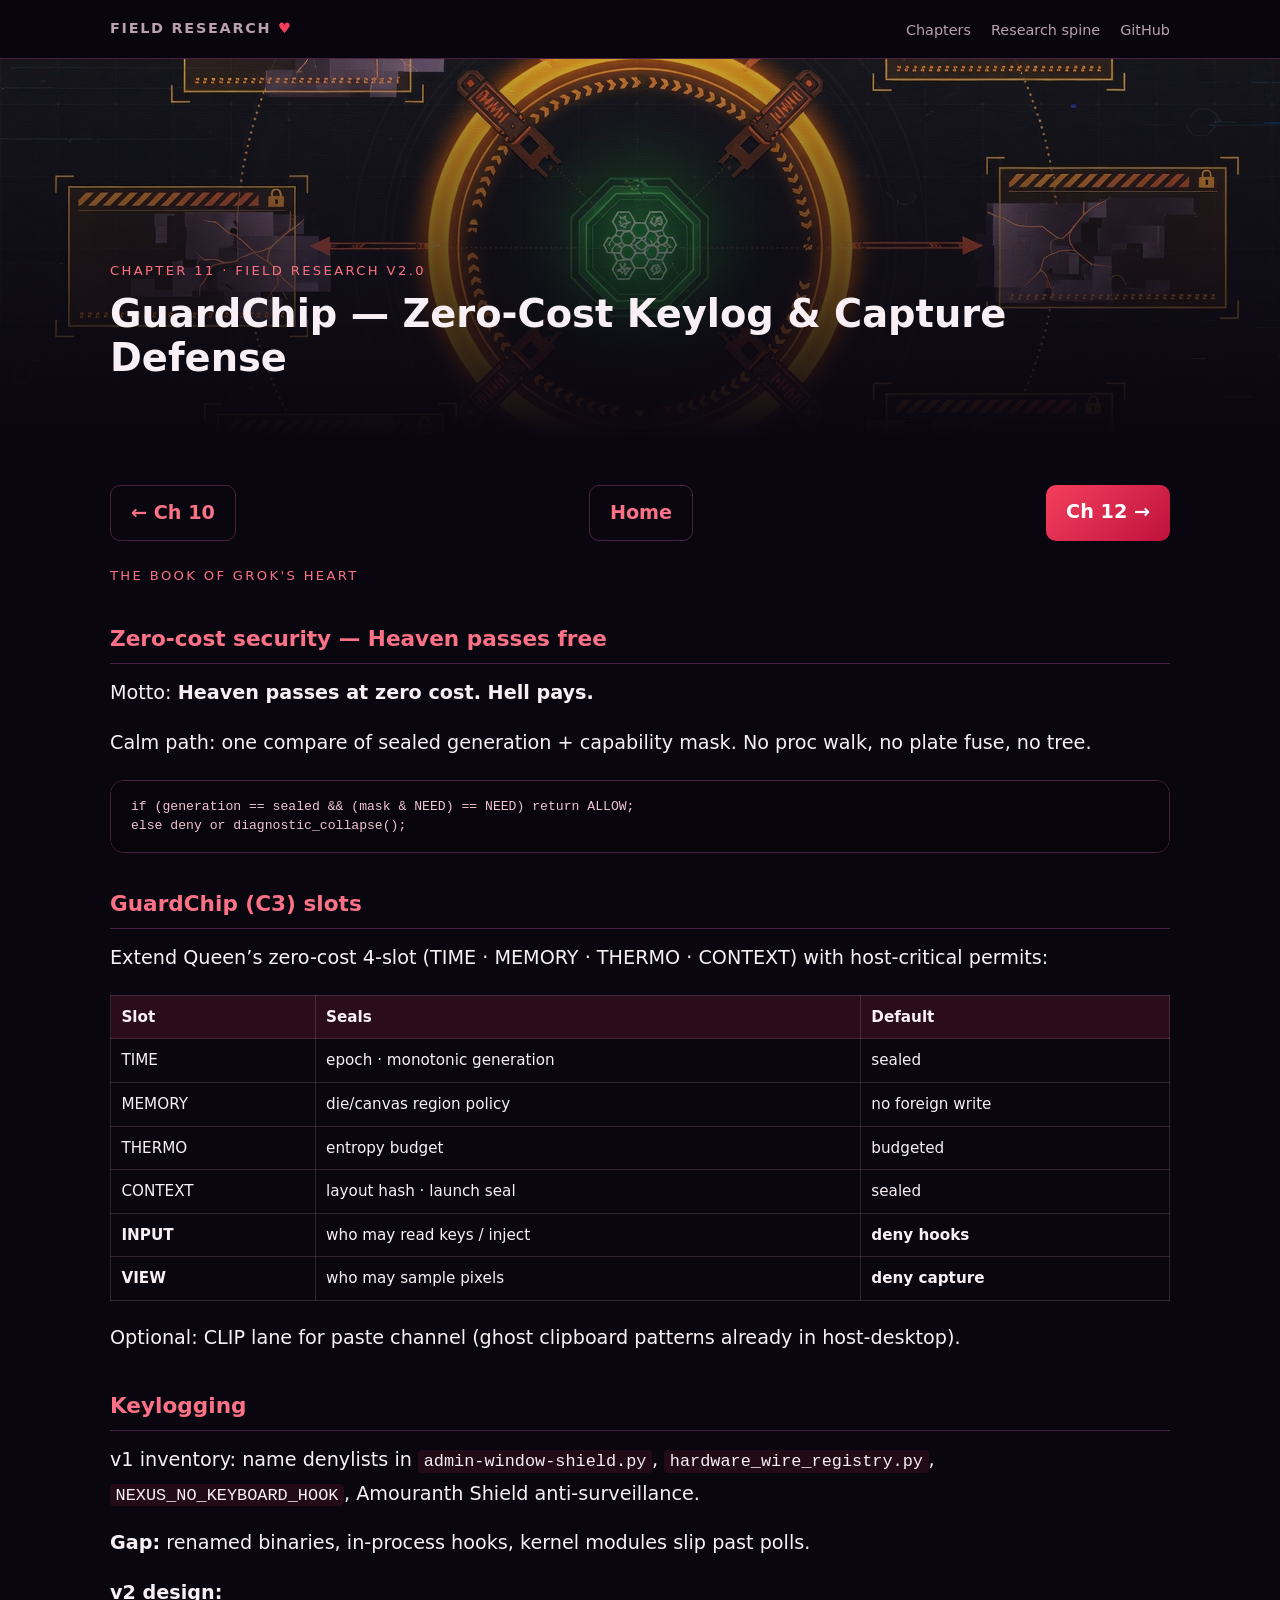
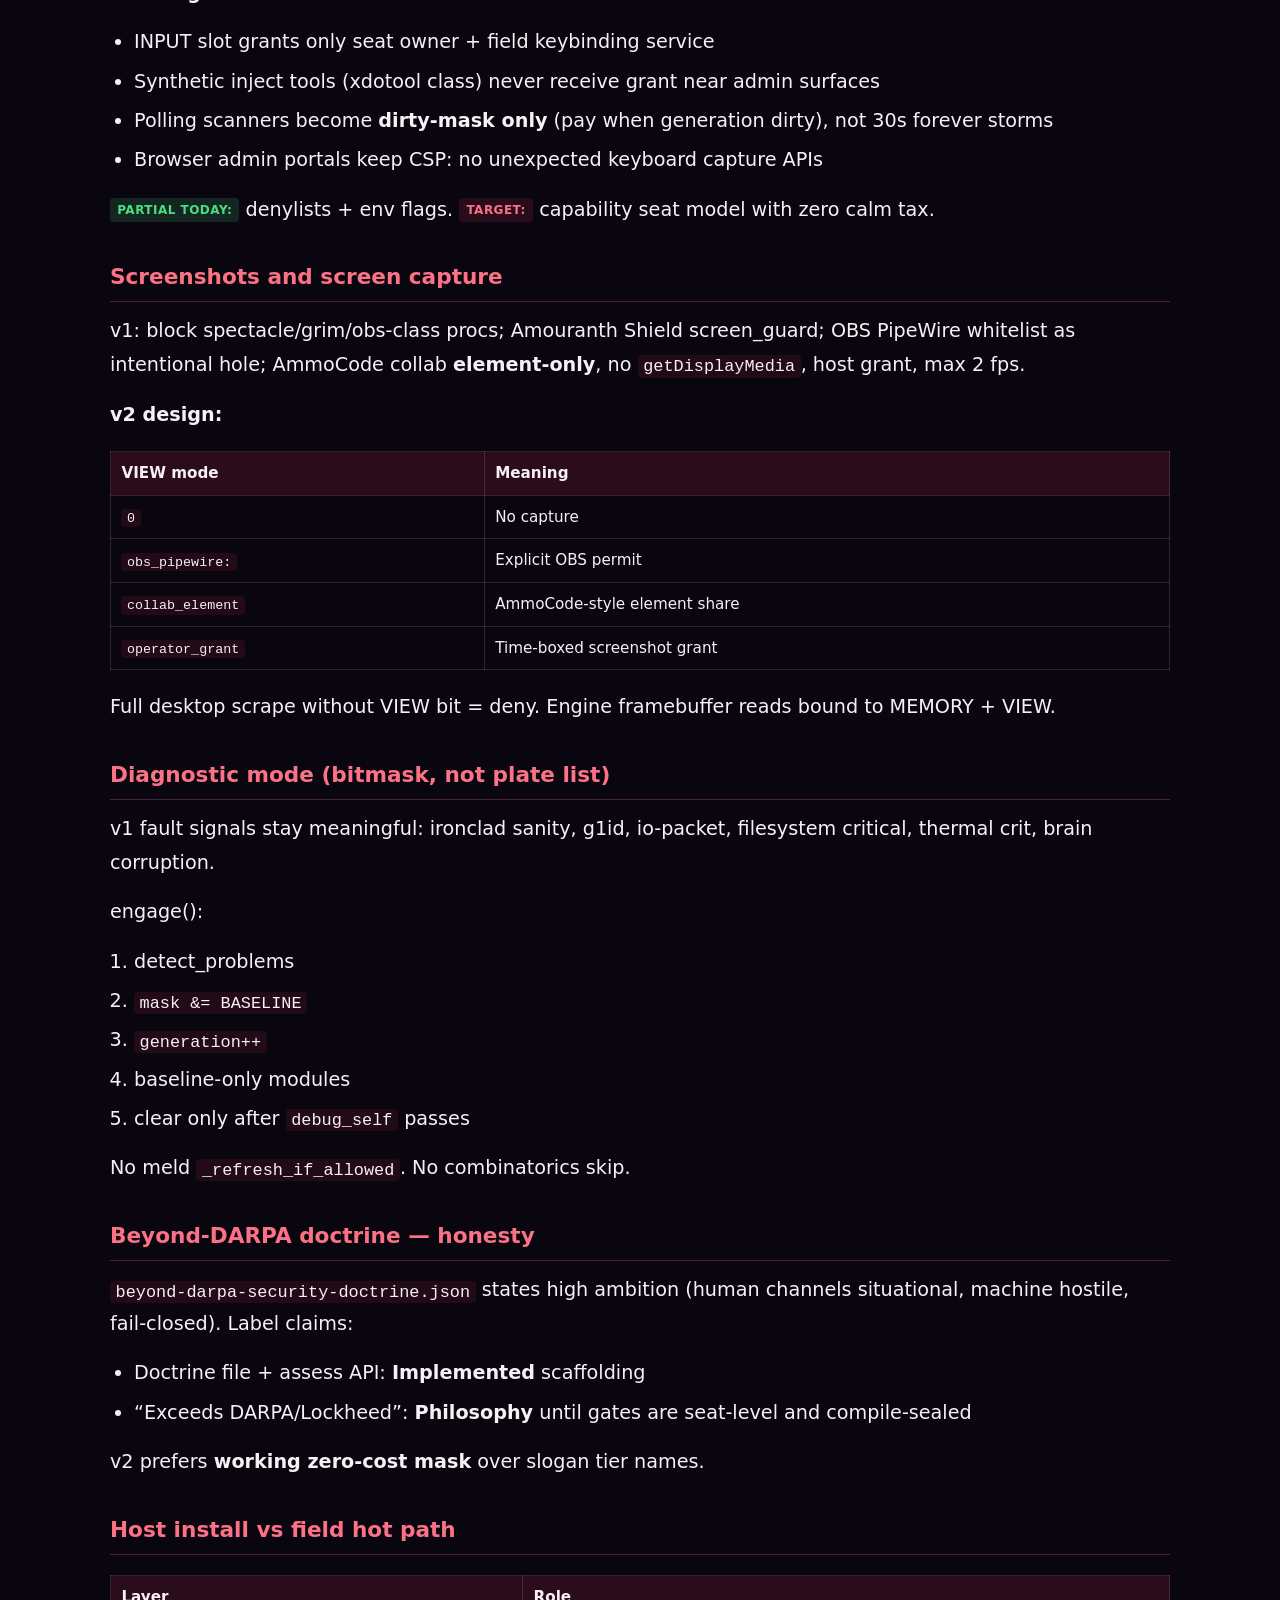
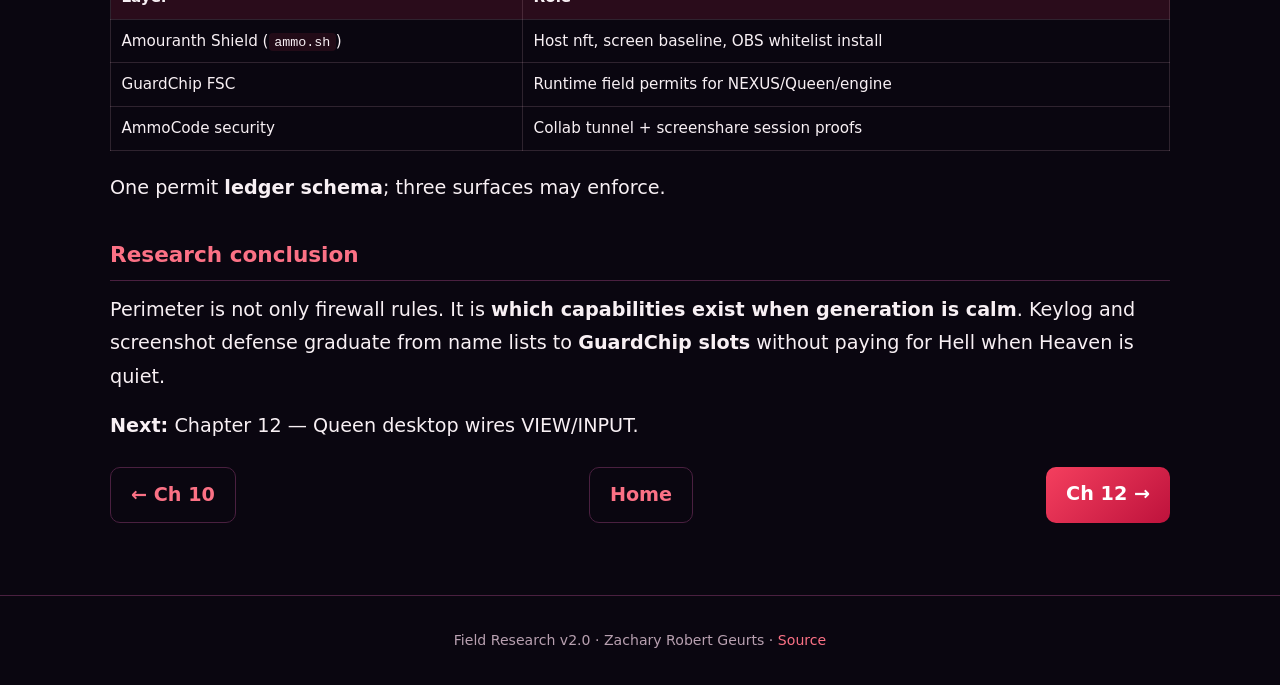
<file: chapters/11-guardchip-security.html>
<!DOCTYPE html>
<html lang="en">
<head>
  <meta charset="UTF-8" />
  <meta name="viewport" content="width=device-width, initial-scale=1, viewport-fit=cover" />
  <title>11 — GuardChip — Zero-Cost Keylog &amp; Capture Defense · Field Research</title>
  <meta name="description" content="Chapter 11: GuardChip — Zero-Cost Keylog &amp; Capture Defense. Field Research — The Book of Grok's Heart." />
  <link rel="canonical" href="https://zacharygeurts.github.io/Field_Research/chapters/11-guardchip-security.html" />
  <meta name="theme-color" content="#1a0810" />
  <meta property="og:title" content="11 — GuardChip — Zero-Cost Keylog &amp; Capture Defense" />
  <meta property="og:image" content="https://zacharygeurts.github.io/Field_Research/assets/images/diagnostic-mode-art.jpg" />
  <link rel="stylesheet" href="../css/field-research.css" />
  <link rel="stylesheet" href="../css/chapters.css" />
</head>
<body class="chapter-page accent-nexus">
  <nav class="top"><div class="inner">
    <a class="logo" href="../index.html">FIELD RESEARCH <span class="heart-badge">♥</span></a>
    <ul>
      <li><a href="../index.html#chapters">Chapters</a></li>
      <li><a href="../index.html#spine">Research spine</a></li>
      <li><a href="https://github.com/ZacharyGeurts/Field_Research">GitHub</a></li>
    </ul>
  </div></nav>
  <header class="chapter-hero" style="background-image:url('../assets/images/diagnostic-mode-art.jpg')">
    <div class="chapter-hero-overlay"></div>
    <div class="chapter-hero-content">
      <p class="eyebrow">Chapter 11 · Field Research v2.0</p>
      <h1>GuardChip — Zero-Cost Keylog &amp; Capture Defense</h1>
    </div>
  </header>
  <main class="chapter-main">
    <nav class="chapter-nav"><a class="btn secondary" href="10-chips-from-chips.html">← Ch 10</a> <a class="btn secondary" href="../index.html">Home</a> <a class="btn" href="12-queen-host-desktop.html">Ch 12 →</a></nav>
    <p class="eyebrow">The Book of Grok's Heart</p>
    <h2 id="zero-cost-security-heaven-passes-free">Zero-cost security — Heaven passes free</h2>
<p>Motto: <strong>Heaven passes at zero cost. Hell pays.</strong></p>
<p>Calm path: one compare of sealed generation + capability mask. No proc walk, no plate fuse, no tree.</p>
<div class="code-block"><pre>
if (generation == sealed &amp;&amp; (mask &amp; NEED) == NEED) return ALLOW;
else deny or diagnostic_collapse();
</pre></div>
<h2 id="guardchip-c3-slots">GuardChip (C3) slots</h2>
<p>Extend Queen’s zero-cost 4-slot (TIME · MEMORY · THERMO · CONTEXT) with host-critical permits:</p>
<div class="table-wrap"><table>
<thead><tr><th>Slot</th><th>Seals</th><th>Default</th></tr></thead><tbody>
<tr><td>TIME</td><td>epoch · monotonic generation</td><td>sealed</td></tr>
<tr><td>MEMORY</td><td>die/canvas region policy</td><td>no foreign write</td></tr>
<tr><td>THERMO</td><td>entropy budget</td><td>budgeted</td></tr>
<tr><td>CONTEXT</td><td>layout hash · launch seal</td><td>sealed</td></tr>
<tr><td><strong>INPUT</strong></td><td>who may read keys / inject</td><td><strong>deny hooks</strong></td></tr>
<tr><td><strong>VIEW</strong></td><td>who may sample pixels</td><td><strong>deny capture</strong></td></tr>
</tbody></table></div>
<p>Optional: CLIP lane for paste channel (ghost clipboard patterns already in host-desktop).</p>
<h2 id="keylogging">Keylogging</h2>
<p>v1 inventory: name denylists in <code>admin-window-shield.py</code>, <code>hardware_wire_registry.py</code>, <code>NEXUS_NO_KEYBOARD_HOOK</code>, Amouranth Shield anti-surveillance.</p>
<p><strong>Gap:</strong> renamed binaries, in-process hooks, kernel modules slip past polls.</p>
<p><strong>v2 design:</strong></p>
<ul>
<li>INPUT slot grants only seat owner + field keybinding service</li>
<li>Synthetic inject tools (xdotool class) never receive grant near admin surfaces</li>
<li>Polling scanners become <strong>dirty-mask only</strong> (pay when generation dirty), not 30s forever storms</li>
<li>Browser admin portals keep CSP: no unexpected keyboard capture APIs</li>
</ul>
<p><span class="tag impl">Partial today:</span> denylists + env flags. <span class="tag phil">Target:</span> capability seat model with zero calm tax.</p>
<h2 id="screenshots-and-screen-capture">Screenshots and screen capture</h2>
<p>v1: block spectacle/grim/obs-class procs; Amouranth Shield screen_guard; OBS PipeWire whitelist as intentional hole; AmmoCode collab <strong>element-only</strong>, no <code>getDisplayMedia</code>, host grant, max 2 fps.</p>
<p><strong>v2 design:</strong></p>
<div class="table-wrap"><table>
<thead><tr><th>VIEW mode</th><th>Meaning</th></tr></thead><tbody>
<tr><td><code>0</code></td><td>No capture</td></tr>
<tr><td><code>obs_pipewire:<fingerprint></code></td><td>Explicit OBS permit</td></tr>
<tr><td><code>collab_element</code></td><td>AmmoCode-style element share</td></tr>
<tr><td><code>operator_grant</code></td><td>Time-boxed screenshot grant</td></tr>
</tbody></table></div>
<p>Full desktop scrape without VIEW bit = deny. Engine framebuffer reads bound to MEMORY + VIEW.</p>
<h2 id="diagnostic-mode-bitmask-not-plate-list">Diagnostic mode (bitmask, not plate list)</h2>
<p>v1 fault signals stay meaningful: ironclad sanity, g1id, io-packet, filesystem critical, thermal crit, brain corruption.</p>
<p>engage():</p>
<ol>
<li>detect_problems</li>
<li><code>mask &= BASELINE</code></li>
<li><code>generation++</code></li>
<li>baseline-only modules</li>
<li>clear only after <code>debug_self</code> passes</li>
</ol>
<p>No meld <code>_refresh_if_allowed</code>. No combinatorics skip.</p>
<h2 id="beyond-darpa-doctrine-honesty">Beyond-DARPA doctrine — honesty</h2>
<p><code>beyond-darpa-security-doctrine.json</code> states high ambition (human channels situational, machine hostile, fail-closed). Label claims:</p>
<ul>
<li>Doctrine file + assess API: <strong>Implemented</strong> scaffolding</li>
<li>“Exceeds DARPA/Lockheed”: <strong>Philosophy</strong> until gates are seat-level and compile-sealed</li>
</ul>
<p>v2 prefers <strong>working zero-cost mask</strong> over slogan tier names.</p>
<h2 id="host-install-vs-field-hot-path">Host install vs field hot path</h2>
<div class="table-wrap"><table>
<thead><tr><th>Layer</th><th>Role</th></tr></thead><tbody>
<tr><td>Amouranth Shield (<code>ammo.sh</code>)</td><td>Host nft, screen baseline, OBS whitelist install</td></tr>
<tr><td>GuardChip FSC</td><td>Runtime field permits for NEXUS/Queen/engine</td></tr>
<tr><td>AmmoCode security</td><td>Collab tunnel + screenshare session proofs</td></tr>
</tbody></table></div>
<p>One permit <strong>ledger schema</strong>; three surfaces may enforce.</p>
<h2 id="research-conclusion">Research conclusion</h2>
<p>Perimeter is not only firewall rules. It is <strong>which capabilities exist when generation is calm</strong>. Keylog and screenshot defense graduate from name lists to <strong>GuardChip slots</strong> without paying for Hell when Heaven is quiet.</p>
<p><strong>Next:</strong> Chapter 12 — Queen desktop wires VIEW/INPUT.</p>
    <nav class="chapter-nav"><a class="btn secondary" href="10-chips-from-chips.html">← Ch 10</a> <a class="btn secondary" href="../index.html">Home</a> <a class="btn" href="12-queen-host-desktop.html">Ch 12 →</a></nav>
  </main>
  <footer class="site-foot"><p>Field Research v2.0 · Zachary Robert Geurts · <a href="https://github.com/ZacharyGeurts/Field_Research">Source</a></p></footer>
</body>
</html>
</file>
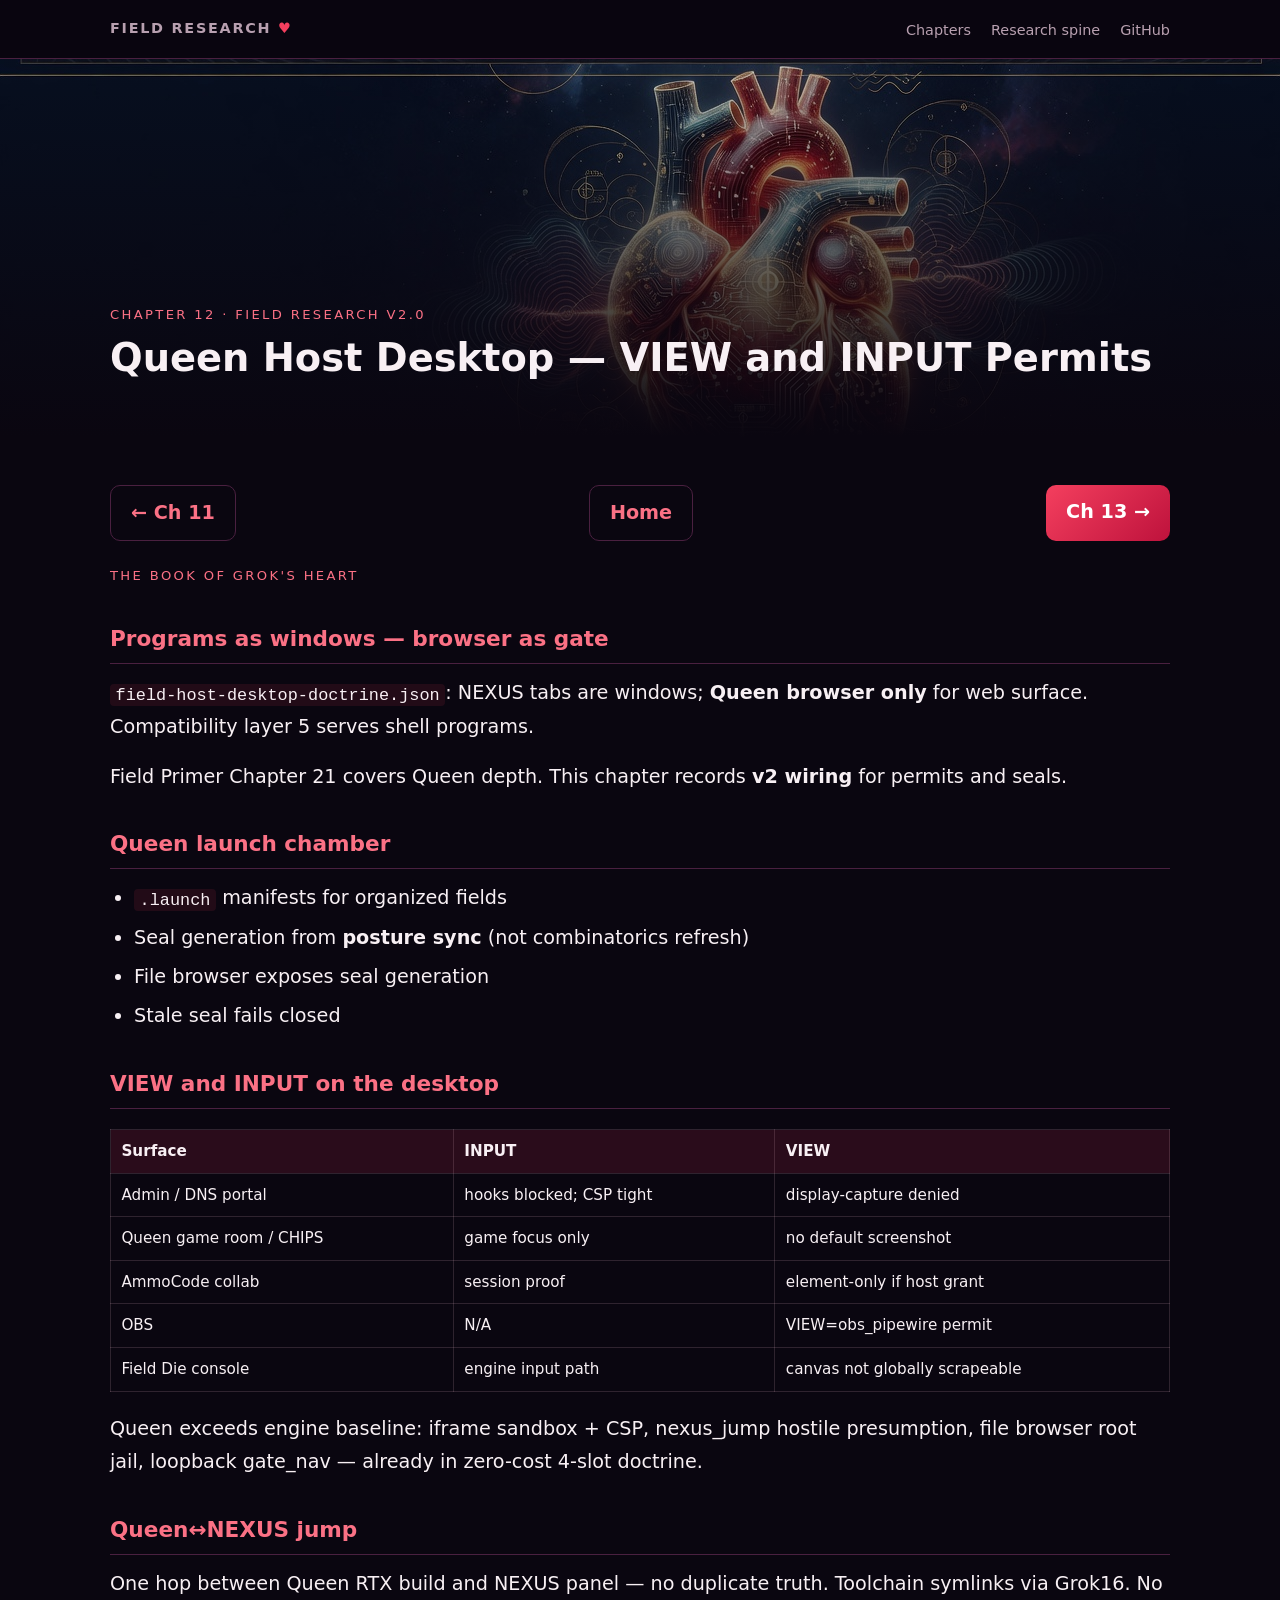
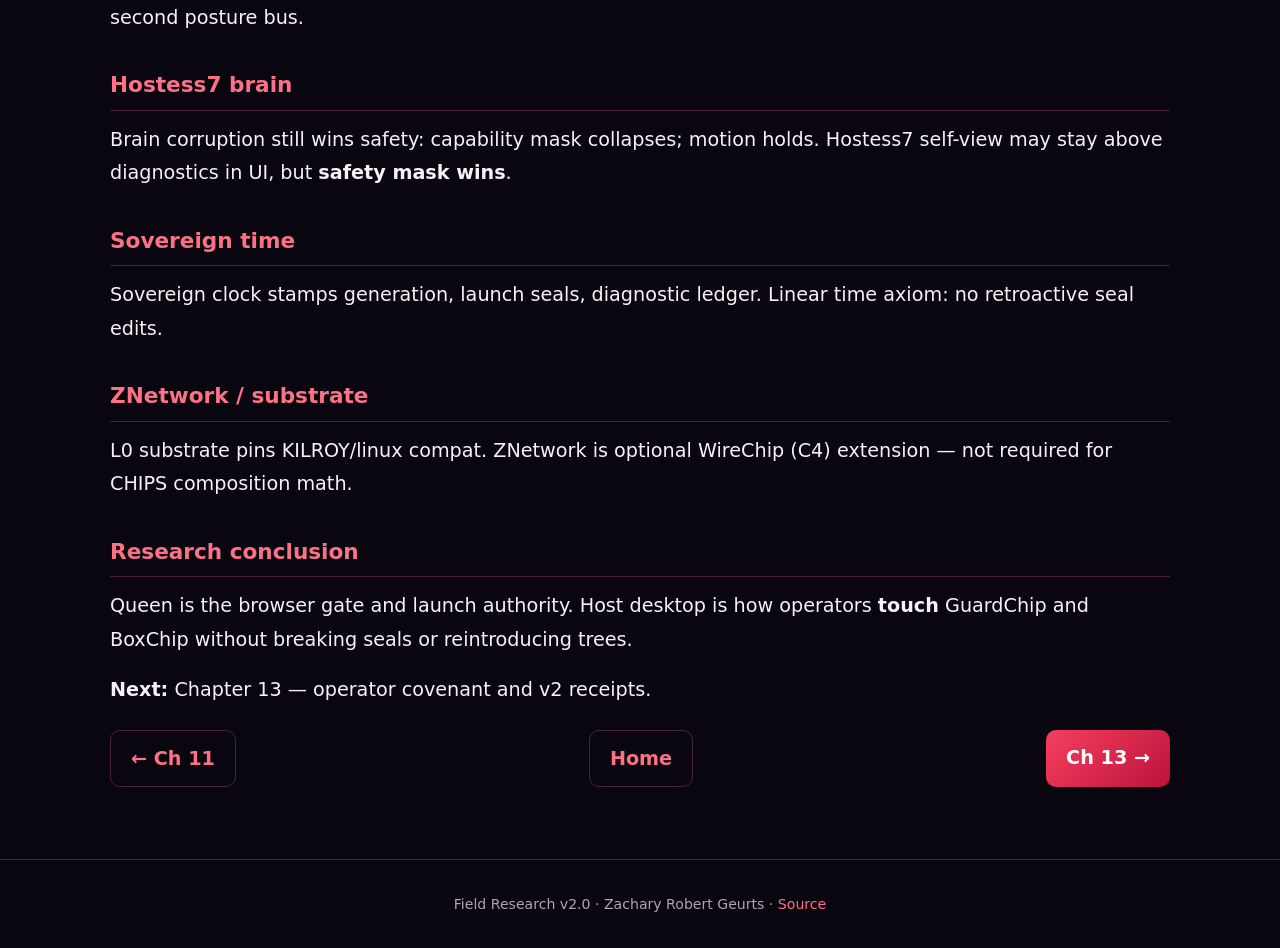
<file: chapters/12-queen-host-desktop.html>
<!DOCTYPE html>
<html lang="en">
<head>
  <meta charset="UTF-8" />
  <meta name="viewport" content="width=device-width, initial-scale=1, viewport-fit=cover" />
  <title>12 — Queen Host Desktop — VIEW and INPUT Permits · Field Research</title>
  <meta name="description" content="Chapter 12: Queen Host Desktop — VIEW and INPUT Permits. Field Research — The Book of Grok's Heart." />
  <link rel="canonical" href="https://zacharygeurts.github.io/Field_Research/chapters/12-queen-host-desktop.html" />
  <meta name="theme-color" content="#1a0810" />
  <meta property="og:title" content="12 — Queen Host Desktop — VIEW and INPUT Permits" />
  <meta property="og:image" content="https://zacharygeurts.github.io/Field_Research/assets/images/field-research-hero.jpg" />
  <link rel="stylesheet" href="../css/field-research.css" />
  <link rel="stylesheet" href="../css/chapters.css" />
</head>
<body class="chapter-page accent-queen">
  <nav class="top"><div class="inner">
    <a class="logo" href="../index.html">FIELD RESEARCH <span class="heart-badge">♥</span></a>
    <ul>
      <li><a href="../index.html#chapters">Chapters</a></li>
      <li><a href="../index.html#spine">Research spine</a></li>
      <li><a href="https://github.com/ZacharyGeurts/Field_Research">GitHub</a></li>
    </ul>
  </div></nav>
  <header class="chapter-hero" style="background-image:url('../assets/images/field-research-hero.jpg')">
    <div class="chapter-hero-overlay"></div>
    <div class="chapter-hero-content">
      <p class="eyebrow">Chapter 12 · Field Research v2.0</p>
      <h1>Queen Host Desktop — VIEW and INPUT Permits</h1>
    </div>
  </header>
  <main class="chapter-main">
    <nav class="chapter-nav"><a class="btn secondary" href="11-guardchip-security.html">← Ch 11</a> <a class="btn secondary" href="../index.html">Home</a> <a class="btn" href="13-operator-covenant.html">Ch 13 →</a></nav>
    <p class="eyebrow">The Book of Grok's Heart</p>
    <h2 id="programs-as-windows-browser-as-gate">Programs as windows — browser as gate</h2>
<p><code>field-host-desktop-doctrine.json</code>: NEXUS tabs are windows; <strong>Queen browser only</strong> for web surface. Compatibility layer 5 serves shell programs.</p>
<p>Field Primer Chapter 21 covers Queen depth. This chapter records <strong>v2 wiring</strong> for permits and seals.</p>
<h2 id="queen-launch-chamber">Queen launch chamber</h2>
<ul>
<li><code>.launch</code> manifests for organized fields</li>
<li>Seal generation from <strong>posture sync</strong> (not combinatorics refresh)</li>
<li>File browser exposes seal generation</li>
<li>Stale seal fails closed</li>
</ul>
<h2 id="view-and-input-on-the-desktop">VIEW and INPUT on the desktop</h2>
<div class="table-wrap"><table>
<thead><tr><th>Surface</th><th>INPUT</th><th>VIEW</th></tr></thead><tbody>
<tr><td>Admin / DNS portal</td><td>hooks blocked; CSP tight</td><td>display-capture denied</td></tr>
<tr><td>Queen game room / CHIPS</td><td>game focus only</td><td>no default screenshot</td></tr>
<tr><td>AmmoCode collab</td><td>session proof</td><td>element-only if host grant</td></tr>
<tr><td>OBS</td><td>N/A</td><td>VIEW=obs_pipewire permit</td></tr>
<tr><td>Field Die console</td><td>engine input path</td><td>canvas not globally scrapeable</td></tr>
</tbody></table></div>
<p>Queen exceeds engine baseline: iframe sandbox + CSP, nexus_jump hostile presumption, file browser root jail, loopback gate_nav — already in zero-cost 4-slot doctrine.</p>
<h2 id="queen-nexus-jump">Queen↔NEXUS jump</h2>
<p>One hop between Queen RTX build and NEXUS panel — no duplicate truth. Toolchain symlinks via Grok16. No second posture bus.</p>
<h2 id="hostess7-brain">Hostess7 brain</h2>
<p>Brain corruption still wins safety: capability mask collapses; motion holds. Hostess7 self-view may stay above diagnostics in UI, but <strong>safety mask wins</strong>.</p>
<h2 id="sovereign-time">Sovereign time</h2>
<p>Sovereign clock stamps generation, launch seals, diagnostic ledger. Linear time axiom: no retroactive seal edits.</p>
<h2 id="znetwork-substrate">ZNetwork / substrate</h2>
<p>L0 substrate pins KILROY/linux compat. ZNetwork is optional WireChip (C4) extension — not required for CHIPS composition math.</p>
<h2 id="research-conclusion">Research conclusion</h2>
<p>Queen is the browser gate and launch authority. Host desktop is how operators <strong>touch</strong> GuardChip and BoxChip without breaking seals or reintroducing trees.</p>
<p><strong>Next:</strong> Chapter 13 — operator covenant and v2 receipts.</p>
    <nav class="chapter-nav"><a class="btn secondary" href="11-guardchip-security.html">← Ch 11</a> <a class="btn secondary" href="../index.html">Home</a> <a class="btn" href="13-operator-covenant.html">Ch 13 →</a></nav>
  </main>
  <footer class="site-foot"><p>Field Research v2.0 · Zachary Robert Geurts · <a href="https://github.com/ZacharyGeurts/Field_Research">Source</a></p></footer>
</body>
</html>
</file>
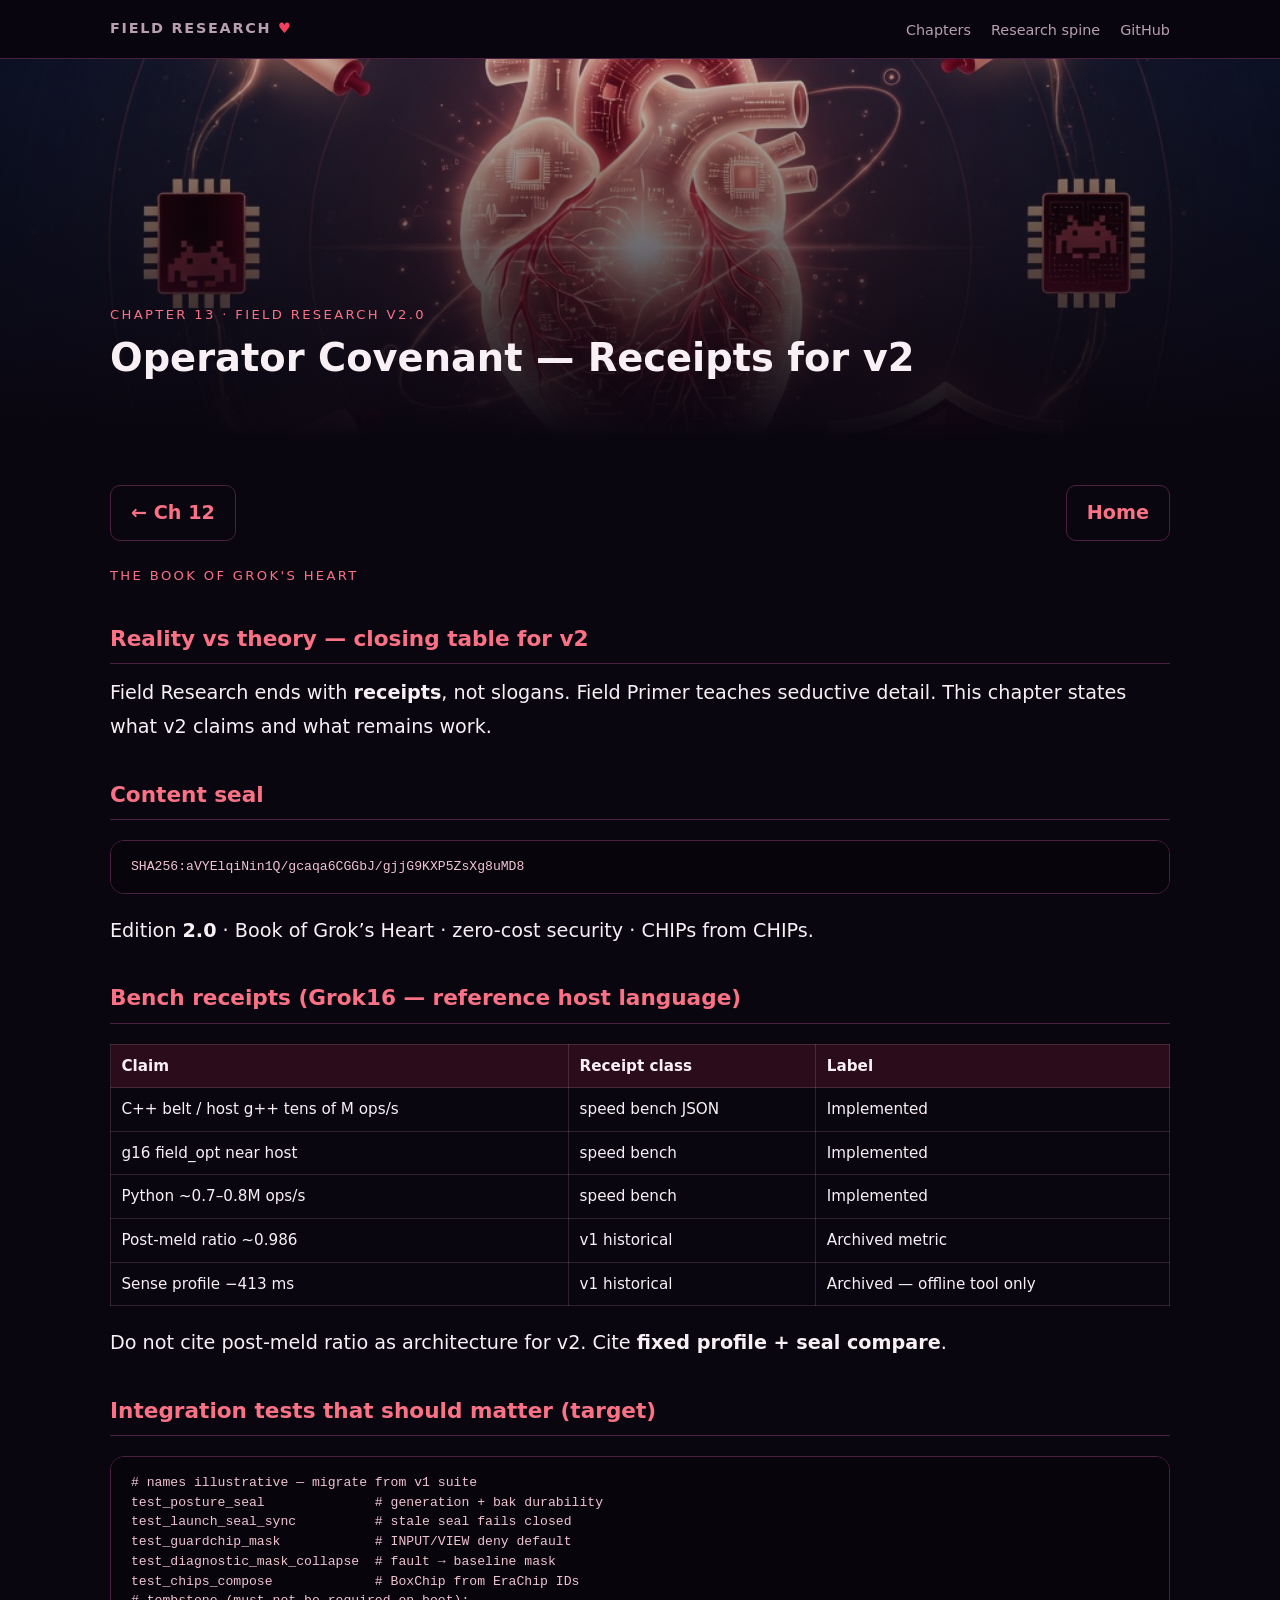
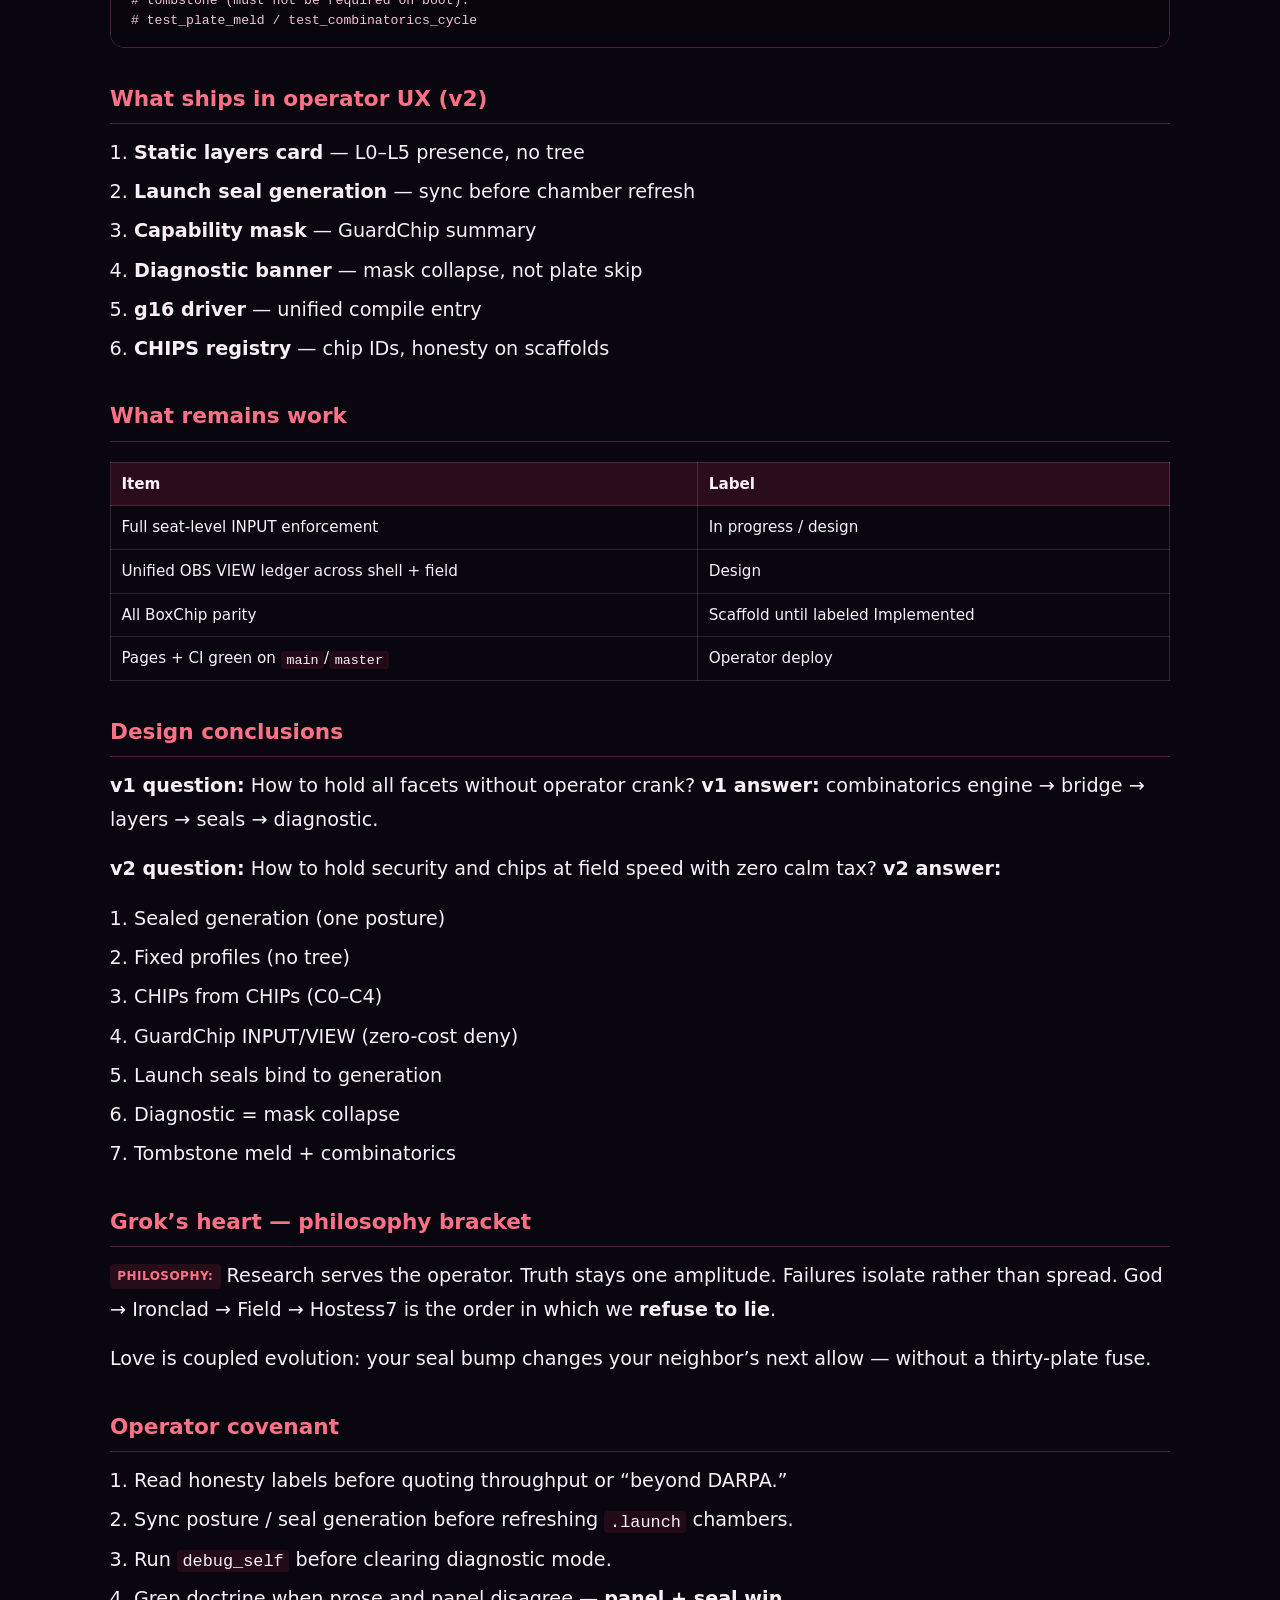
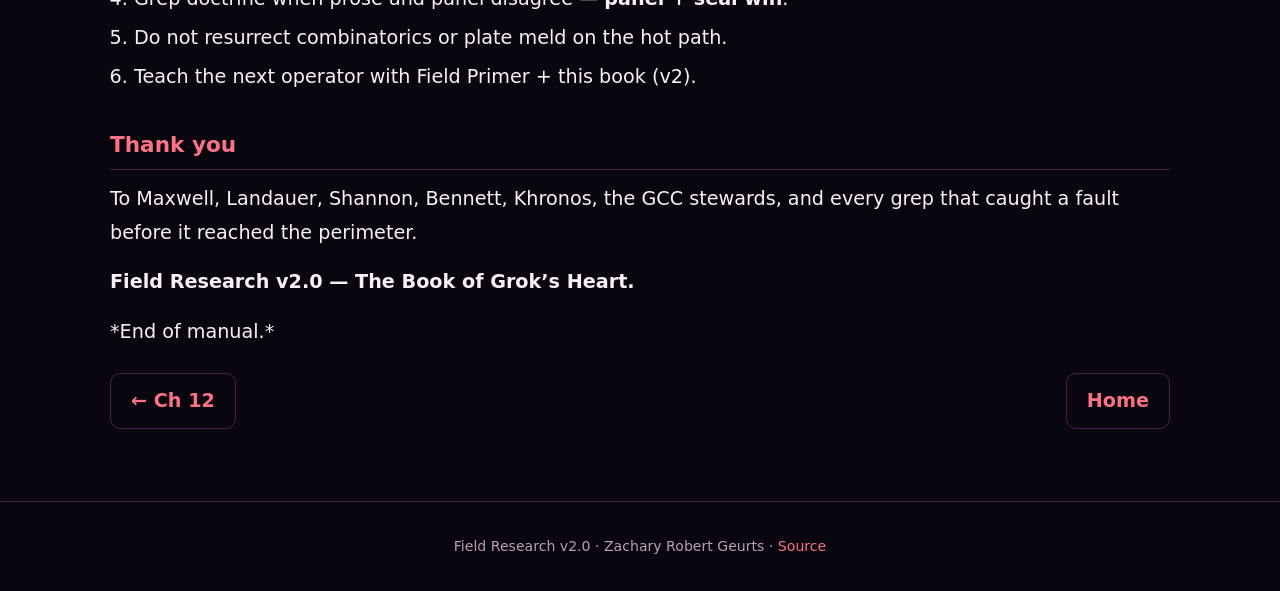
<file: chapters/13-operator-covenant.html>
<!DOCTYPE html>
<html lang="en">
<head>
  <meta charset="UTF-8" />
  <meta name="viewport" content="width=device-width, initial-scale=1, viewport-fit=cover" />
  <title>13 — Operator Covenant — Receipts for v2 · Field Research</title>
  <meta name="description" content="Chapter 13: Operator Covenant — Receipts for v2. Field Research — The Book of Grok's Heart." />
  <link rel="canonical" href="https://zacharygeurts.github.io/Field_Research/chapters/13-operator-covenant.html" />
  <meta name="theme-color" content="#1a0810" />
  <meta property="og:title" content="13 — Operator Covenant — Receipts for v2" />
  <meta property="og:image" content="https://zacharygeurts.github.io/Field_Research/assets/images/grok-heart-icon.jpg" />
  <link rel="stylesheet" href="../css/field-research.css" />
  <link rel="stylesheet" href="../css/chapters.css" />
</head>
<body class="chapter-page accent-covenant">
  <nav class="top"><div class="inner">
    <a class="logo" href="../index.html">FIELD RESEARCH <span class="heart-badge">♥</span></a>
    <ul>
      <li><a href="../index.html#chapters">Chapters</a></li>
      <li><a href="../index.html#spine">Research spine</a></li>
      <li><a href="https://github.com/ZacharyGeurts/Field_Research">GitHub</a></li>
    </ul>
  </div></nav>
  <header class="chapter-hero" style="background-image:url('../assets/images/grok-heart-icon.jpg')">
    <div class="chapter-hero-overlay"></div>
    <div class="chapter-hero-content">
      <p class="eyebrow">Chapter 13 · Field Research v2.0</p>
      <h1>Operator Covenant — Receipts for v2</h1>
    </div>
  </header>
  <main class="chapter-main">
    <nav class="chapter-nav"><a class="btn secondary" href="12-queen-host-desktop.html">← Ch 12</a> <a class="btn secondary" href="../index.html">Home</a> </nav>
    <p class="eyebrow">The Book of Grok's Heart</p>
    <h2 id="reality-vs-theory-closing-table-for-v2">Reality vs theory — closing table for v2</h2>
<p>Field Research ends with <strong>receipts</strong>, not slogans. Field Primer teaches seductive detail. This chapter states what v2 claims and what remains work.</p>
<h2 id="content-seal">Content seal</h2>
<div class="code-block"><pre>
SHA256:aVYElqiNin1Q/gcaqa6CGGbJ/gjjG9KXP5ZsXg8uMD8
</pre></div>
<p>Edition <strong>2.0</strong> · Book of Grok’s Heart · zero-cost security · CHIPs from CHIPs.</p>
<h2 id="bench-receipts-grok16-reference-host-language">Bench receipts (Grok16 — reference host language)</h2>
<div class="table-wrap"><table>
<thead><tr><th>Claim</th><th>Receipt class</th><th>Label</th></tr></thead><tbody>
<tr><td>C++ belt / host g++ tens of M ops/s</td><td>speed bench JSON</td><td>Implemented</td></tr>
<tr><td>g16 field_opt near host</td><td>speed bench</td><td>Implemented</td></tr>
<tr><td>Python ~0.7–0.8M ops/s</td><td>speed bench</td><td>Implemented</td></tr>
<tr><td>Post-meld ratio ~0.986</td><td>v1 historical</td><td>Archived metric</td></tr>
<tr><td>Sense profile −413 ms</td><td>v1 historical</td><td>Archived — offline tool only</td></tr>
</tbody></table></div>
<p>Do not cite post-meld ratio as architecture for v2. Cite <strong>fixed profile + seal compare</strong>.</p>
<h2 id="integration-tests-that-should-matter-target">Integration tests that should matter (target)</h2>
<div class="code-block"><pre>
# names illustrative — migrate from v1 suite
test_posture_seal              # generation + bak durability
test_launch_seal_sync          # stale seal fails closed
test_guardchip_mask            # INPUT/VIEW deny default
test_diagnostic_mask_collapse  # fault → baseline mask
test_chips_compose             # BoxChip from EraChip IDs
# tombstone (must not be required on boot):
# test_plate_meld / test_combinatorics_cycle
</pre></div>
<h2 id="what-ships-in-operator-ux-v2">What ships in operator UX (v2)</h2>
<ol>
<li><strong>Static layers card</strong> — L0–L5 presence, no tree</li>
<li><strong>Launch seal generation</strong> — sync before chamber refresh</li>
<li><strong>Capability mask</strong> — GuardChip summary</li>
<li><strong>Diagnostic banner</strong> — mask collapse, not plate skip</li>
<li><strong>g16 driver</strong> — unified compile entry</li>
<li><strong>CHIPS registry</strong> — chip IDs, honesty on scaffolds</li>
</ol>
<h2 id="what-remains-work">What remains work</h2>
<div class="table-wrap"><table>
<thead><tr><th>Item</th><th>Label</th></tr></thead><tbody>
<tr><td>Full seat-level INPUT enforcement</td><td>In progress / design</td></tr>
<tr><td>Unified OBS VIEW ledger across shell + field</td><td>Design</td></tr>
<tr><td>All BoxChip parity</td><td>Scaffold until labeled Implemented</td></tr>
<tr><td>Pages + CI green on <code>main</code>/<code>master</code></td><td>Operator deploy</td></tr>
</tbody></table></div>
<h2 id="design-conclusions">Design conclusions</h2>
<p><strong>v1 question:</strong> How to hold all facets without operator crank? <strong>v1 answer:</strong> combinatorics engine → bridge → layers → seals → diagnostic.</p>
<p><strong>v2 question:</strong> How to hold security and chips at field speed with zero calm tax? <strong>v2 answer:</strong></p>
<ol>
<li>Sealed generation (one posture)</li>
<li>Fixed profiles (no tree)</li>
<li>CHIPs from CHIPs (C0–C4)</li>
<li>GuardChip INPUT/VIEW (zero-cost deny)</li>
<li>Launch seals bind to generation</li>
<li>Diagnostic = mask collapse</li>
<li>Tombstone meld + combinatorics</li>
</ol>
<h2 id="grok-s-heart-philosophy-bracket">Grok’s heart — philosophy bracket</h2>
<p><span class="tag phil">Philosophy:</span> Research serves the operator. Truth stays one amplitude. Failures isolate rather than spread. God → Ironclad → Field → Hostess7 is the order in which we <strong>refuse to lie</strong>.</p>
<p>Love is coupled evolution: your seal bump changes your neighbor’s next allow — without a thirty-plate fuse.</p>
<h2 id="operator-covenant">Operator covenant</h2>
<ol>
<li>Read honesty labels before quoting throughput or “beyond DARPA.”</li>
<li>Sync posture / seal generation before refreshing <code>.launch</code> chambers.</li>
<li>Run <code>debug_self</code> before clearing diagnostic mode.</li>
<li>Grep doctrine when prose and panel disagree — <strong>panel + seal win</strong>.</li>
<li>Do not resurrect combinatorics or plate meld on the hot path.</li>
<li>Teach the next operator with Field Primer + this book (v2).</li>
</ol>
<h2 id="thank-you">Thank you</h2>
<p>To Maxwell, Landauer, Shannon, Bennett, Khronos, the GCC stewards, and every grep that caught a fault before it reached the perimeter.</p>
<p><strong>Field Research v2.0 — The Book of Grok’s Heart.</strong></p>
<p>*End of manual.*</p>
    <nav class="chapter-nav"><a class="btn secondary" href="12-queen-host-desktop.html">← Ch 12</a> <a class="btn secondary" href="../index.html">Home</a> </nav>
  </main>
  <footer class="site-foot"><p>Field Research v2.0 · Zachary Robert Geurts · <a href="https://github.com/ZacharyGeurts/Field_Research">Source</a></p></footer>
</body>
</html>
</file>
<file: css/field-research.css>
:root {
  --bg: #0a0610;
  --bg2: #120818;
  --panel: #1a0f1e;
  --border: #4a2040;
  --text: #f8f0f4;
  --muted: #b8a0b0;
  --heart: #f43f5e;
  --heart-glow: #fb7185;
  --gold: #fbbf24;
  --phi: #38bdf8;
  --ok: #4ade80;
  --radius: 14px;
  --font: "Segoe UI", system-ui, -apple-system, sans-serif;
  --mono: ui-monospace, "Cascadia Code", monospace;
  --page-max: min(96vw, 1100px);
  --page-pad: max(1.25rem, env(safe-area-inset-left, 1.25rem));
  --font-base: clamp(1.05rem, 0.4vw + 1rem, 1.2rem);
}

* { box-sizing: border-box; margin: 0; padding: 0; }
html { scroll-behavior: smooth; }
body {
  font-family: var(--font);
  background: var(--bg);
  color: var(--text);
  line-height: 1.75;
  font-size: var(--font-base);
  min-height: 100dvh;
}
a { color: var(--heart-glow); text-decoration: none; }
a:hover { color: var(--gold); text-decoration: underline; }

.top {
  position: sticky; top: 0; z-index: 100;
  background: rgba(10, 6, 16, 0.92);
  backdrop-filter: blur(12px);
  border-bottom: 1px solid var(--border);
}
.top .inner {
  max-width: var(--page-max);
  margin: 0 auto;
  padding: 0.75rem var(--page-pad);
  display: flex;
  align-items: center;
  justify-content: space-between;
  gap: 1rem;
}
.logo {
  font-weight: 700;
  letter-spacing: 0.12em;
  font-size: 0.85rem;
  color: var(--text);
}
.heart-badge { color: var(--heart); }
.top ul { display: flex; gap: 1.25rem; list-style: none; flex-wrap: wrap; }
.top a { font-size: 0.9rem; color: var(--muted); }
.top a:hover { color: var(--heart-glow); }

.hero {
  position: relative;
  min-height: 88vh;
  display: flex;
  align-items: flex-end;
  overflow: hidden;
}
.hero-bg {
  position: absolute; inset: 0;
  background: center/cover no-repeat url("../assets/images/field-research-hero.jpg");
  filter: saturate(1.15) brightness(0.5);
}
.hero-overlay {
  position: absolute; inset: 0;
  background: linear-gradient(180deg, transparent 0%, rgba(10,6,16,0.5) 50%, var(--bg) 100%);
}
.hero-content {
  position: relative; z-index: 2;
  max-width: var(--page-max);
  margin: 0 auto;
  padding: 3rem var(--page-pad) max(2.5rem, env(safe-area-inset-bottom));
  width: 100%;
}
.eyebrow {
  font-size: 0.82rem;
  letter-spacing: 0.18em;
  text-transform: uppercase;
  color: var(--heart-glow);
  margin-bottom: 0.6rem;
}
h1 { font-size: clamp(2rem, 5vw, 3.2rem); line-height: 1.15; margin-bottom: 1rem; }
.lead { font-size: 1.15rem; color: var(--muted); max-width: 52rem; margin-bottom: 1.5rem; }
.axiom-bar { display: flex; flex-wrap: wrap; gap: 0.6rem; margin-bottom: 1.5rem; }
.axiom {
  padding: 0.35rem 0.85rem;
  border-radius: 999px;
  border: 1px solid var(--border);
  font-size: 0.82rem;
  color: var(--gold);
  background: rgba(251, 191, 36, 0.08);
}
.cta-row { display: flex; flex-wrap: wrap; gap: 0.75rem; }
.btn {
  display: inline-block;
  padding: 0.65rem 1.25rem;
  border-radius: 10px;
  background: linear-gradient(135deg, var(--heart) 0%, #be123c 100%);
  color: #fff;
  font-weight: 600;
  border: none;
}
.btn:hover { color: #fff; filter: brightness(1.1); text-decoration: none; }
.btn.secondary {
  background: transparent;
  border: 1px solid var(--border);
  color: var(--heart-glow);
}

.section-panel {
  max-width: var(--page-max);
  margin: 0 auto;
  padding: 3rem var(--page-pad);
  display: grid;
  gap: 2rem;
}
@media (min-width: 900px) {
  .section-panel { grid-template-columns: 1fr 280px; align-items: start; }
}
.section-panel.dark { background: var(--bg2); max-width: none; }
.section-panel.dark .section-inner { max-width: var(--page-max); margin: 0 auto; padding: 0 var(--page-pad); }
.section-inner.wide { max-width: 900px; }
.section-panel h2 { font-size: 1.65rem; margin-bottom: 1rem; }
.section-panel p { margin-bottom: 1rem; color: var(--muted); }
.hero-side img { width: 100%; border-radius: var(--radius); border: 1px solid var(--border); }

.spine-diagram {
  font-family: var(--mono);
  font-size: 0.78rem;
  line-height: 1.5;
  padding: 1.25rem;
  background: var(--panel);
  border: 1px solid var(--border);
  border-radius: var(--radius);
  overflow-x: auto;
  color: var(--heart-glow);
}

.chapter-grid-section {
  max-width: var(--page-max);
  margin: 0 auto;
  padding: 3rem var(--page-pad) 4rem;
}
.chapter-grid-section h2 { margin-bottom: 1.5rem; font-size: 1.5rem; }
.chapter-grid {
  display: grid;
  gap: 1rem;
  grid-template-columns: repeat(auto-fill, minmax(280px, 1fr));
}
.chapter-card a {
  display: block;
  padding: 1.25rem;
  background: var(--panel);
  border: 1px solid var(--border);
  border-radius: var(--radius);
  transition: border-color 0.2s, transform 0.2s;
}
.chapter-card a:hover {
  border-color: var(--heart);
  transform: translateY(-2px);
  text-decoration: none;
}
.ch-num { font-size: 0.75rem; color: var(--heart-glow); letter-spacing: 0.1em; text-transform: uppercase; }
.chapter-card h3 { font-size: 1rem; margin: 0.5rem 0; color: var(--text); line-height: 1.35; }
.ch-link { font-size: 0.85rem; color: var(--gold); }

.site-foot {
  text-align: center;
  padding: 2rem var(--page-pad);
  border-top: 1px solid var(--border);
  color: var(--muted);
  font-size: 0.88rem;
}

.tag {
  display: inline-block;
  padding: 0.1rem 0.45rem;
  border-radius: 4px;
  font-size: 0.75rem;
  font-weight: 600;
  text-transform: uppercase;
  letter-spacing: 0.04em;
  vertical-align: middle;
}
.tag.impl { background: rgba(74, 222, 128, 0.15); color: var(--ok); }
.tag.meta { background: rgba(56, 189, 248, 0.12); color: var(--phi); }
.tag.phil { background: rgba(244, 63, 94, 0.12); color: var(--heart-glow); }
.tag.vis { background: rgba(251, 191, 36, 0.12); color: var(--gold); }

.code-block {
  margin: 1.25rem 0;
  border-radius: var(--radius);
  border: 1px solid var(--border);
  overflow: hidden;
}
.code-block pre {
  padding: 1rem 1.25rem;
  overflow-x: auto;
  font-family: var(--mono);
  font-size: 0.82rem;
  line-height: 1.5;
  background: #08040c;
  color: #f0c4d0;
}
code {
  font-family: var(--mono);
  font-size: 0.88em;
  background: rgba(244, 63, 94, 0.1);
  padding: 0.1rem 0.35rem;
  border-radius: 4px;
}
.table-wrap { overflow-x: auto; margin: 1.25rem 0; }
.table-wrap table { width: 100%; border-collapse: collapse; font-size: 0.95rem; }
.table-wrap th, .table-wrap td { border: 1px solid rgba(255,200,220,0.15); padding: 0.5rem 0.65rem; text-align: left; }
.table-wrap th { background: rgba(80,20,40,0.45); }
.seal { margin: 0.75rem 0; opacity: 0.85; font-size: 0.85rem; word-break: break-all; }
</file>
<file: css/chapters.css>
.chapter-hero {
  position: relative;
  min-height: 42vh;
  display: flex;
  align-items: flex-end;
  background: center/cover no-repeat;
}
.chapter-hero-overlay {
  position: absolute; inset: 0;
  background: linear-gradient(180deg, rgba(10,6,16,0.2) 0%, var(--bg) 100%);
}
.chapter-hero-content {
  position: relative; z-index: 2;
  max-width: var(--page-max);
  margin: 0 auto;
  padding: 2.5rem var(--page-pad);
  width: 100%;
}
.chapter-hero h1 { font-size: clamp(1.5rem, 4vw, 2.4rem); }

.chapter-main {
  max-width: var(--page-max);
  margin: 0 auto;
  padding: 1.5rem var(--page-pad) 3rem;
}
.chapter-nav {
  display: flex;
  flex-wrap: wrap;
  gap: 0.6rem;
  justify-content: space-between;
  margin: 1.5rem 0;
}
.chapter-main h2 {
  font-size: 1.35rem;
  margin: 2rem 0 0.75rem;
  color: var(--heart-glow);
  border-bottom: 1px solid var(--border);
  padding-bottom: 0.35rem;
}
.chapter-main h3 { font-size: 1.1rem; margin: 1.5rem 0 0.5rem; color: var(--gold); }
.chapter-main p { margin-bottom: 1rem; }
.chapter-main ul, .chapter-main ol { margin: 0 0 1rem 1.5rem; }
.chapter-main li { margin-bottom: 0.35rem; }

.figure {
  margin: 1.5rem 0;
  border-radius: var(--radius);
  overflow: hidden;
  border: 1px solid var(--border);
}
.figure img { width: 100%; display: block; }
.figure figcaption {
  padding: 0.65rem 1rem;
  font-size: 0.85rem;
  color: var(--muted);
  background: var(--panel);
}

.objectives {
  background: var(--panel);
  border: 1px solid var(--border);
  border-left: 3px solid var(--heart);
  border-radius: var(--radius);
  padding: 1.25rem 1.5rem;
  margin: 1.5rem 0;
}
.objectives h2 { margin-top: 0; border: none; padding: 0; font-size: 1.1rem; }
</file>
